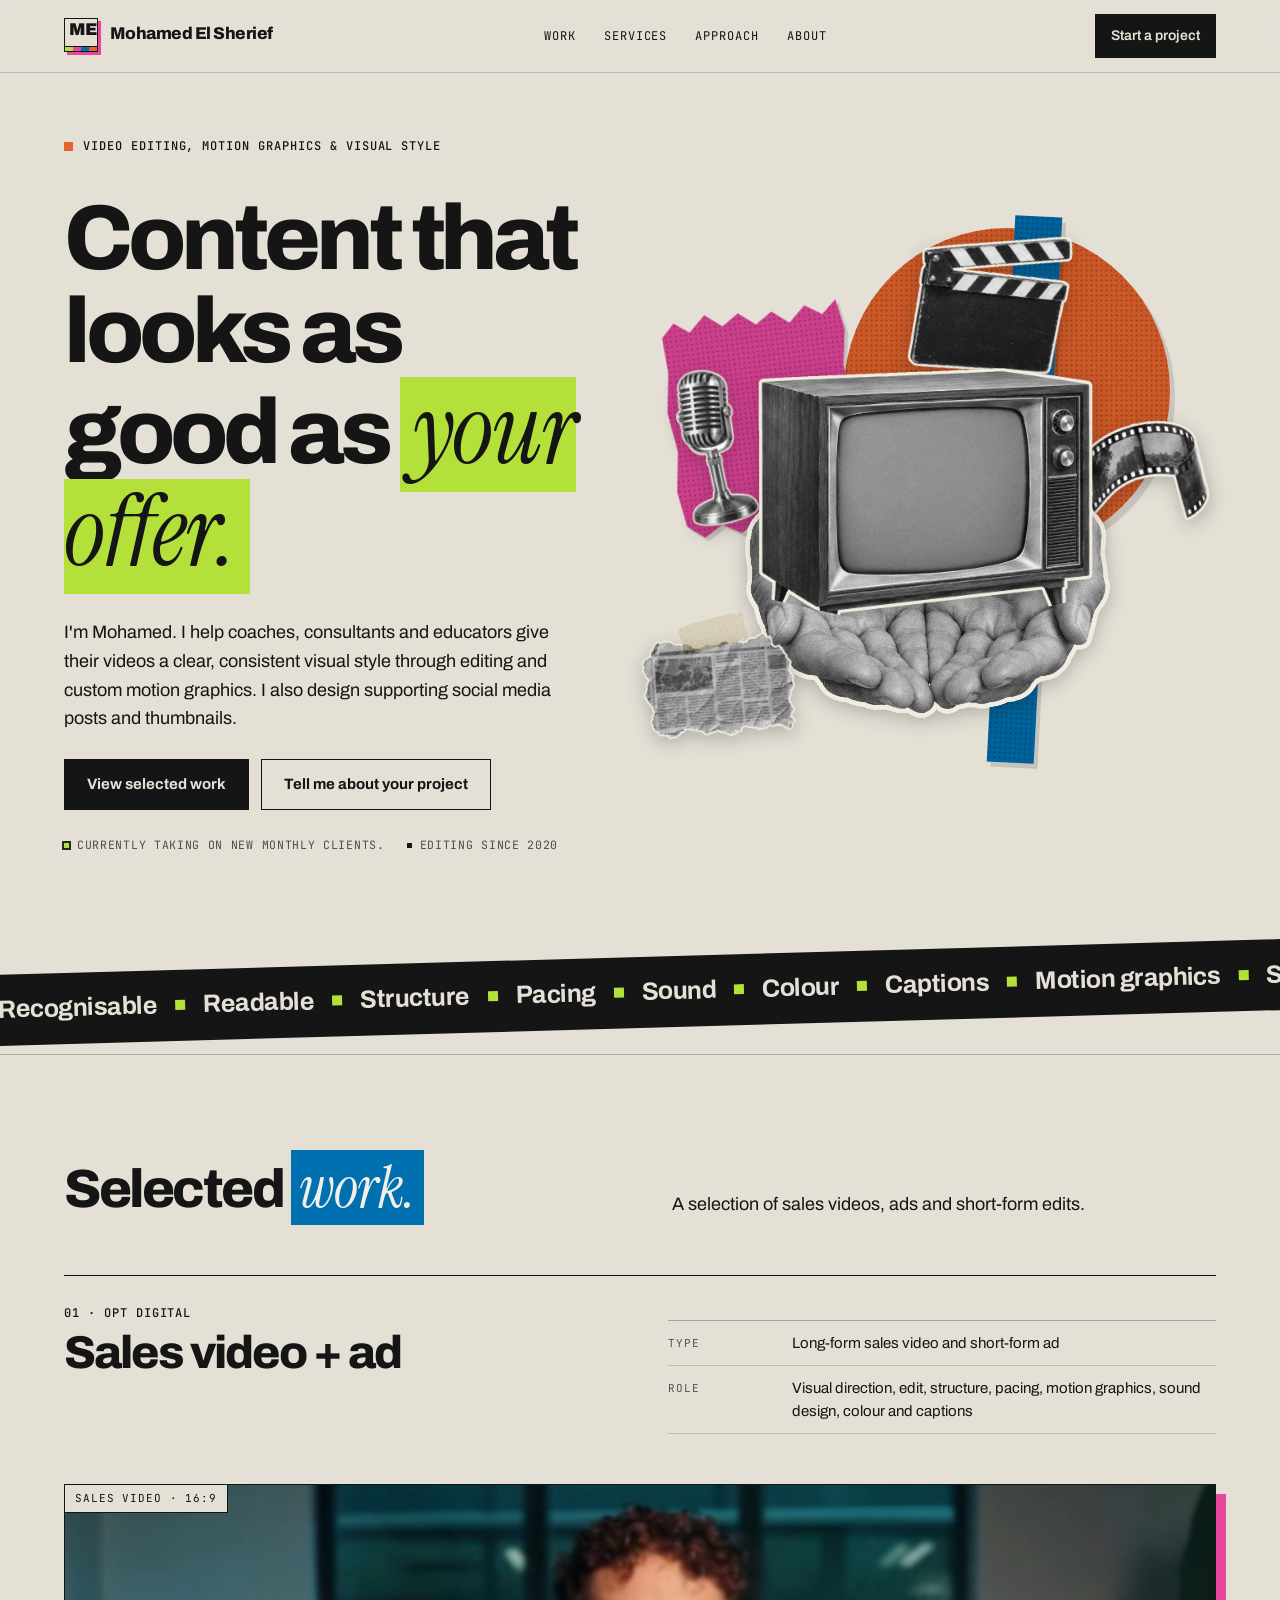
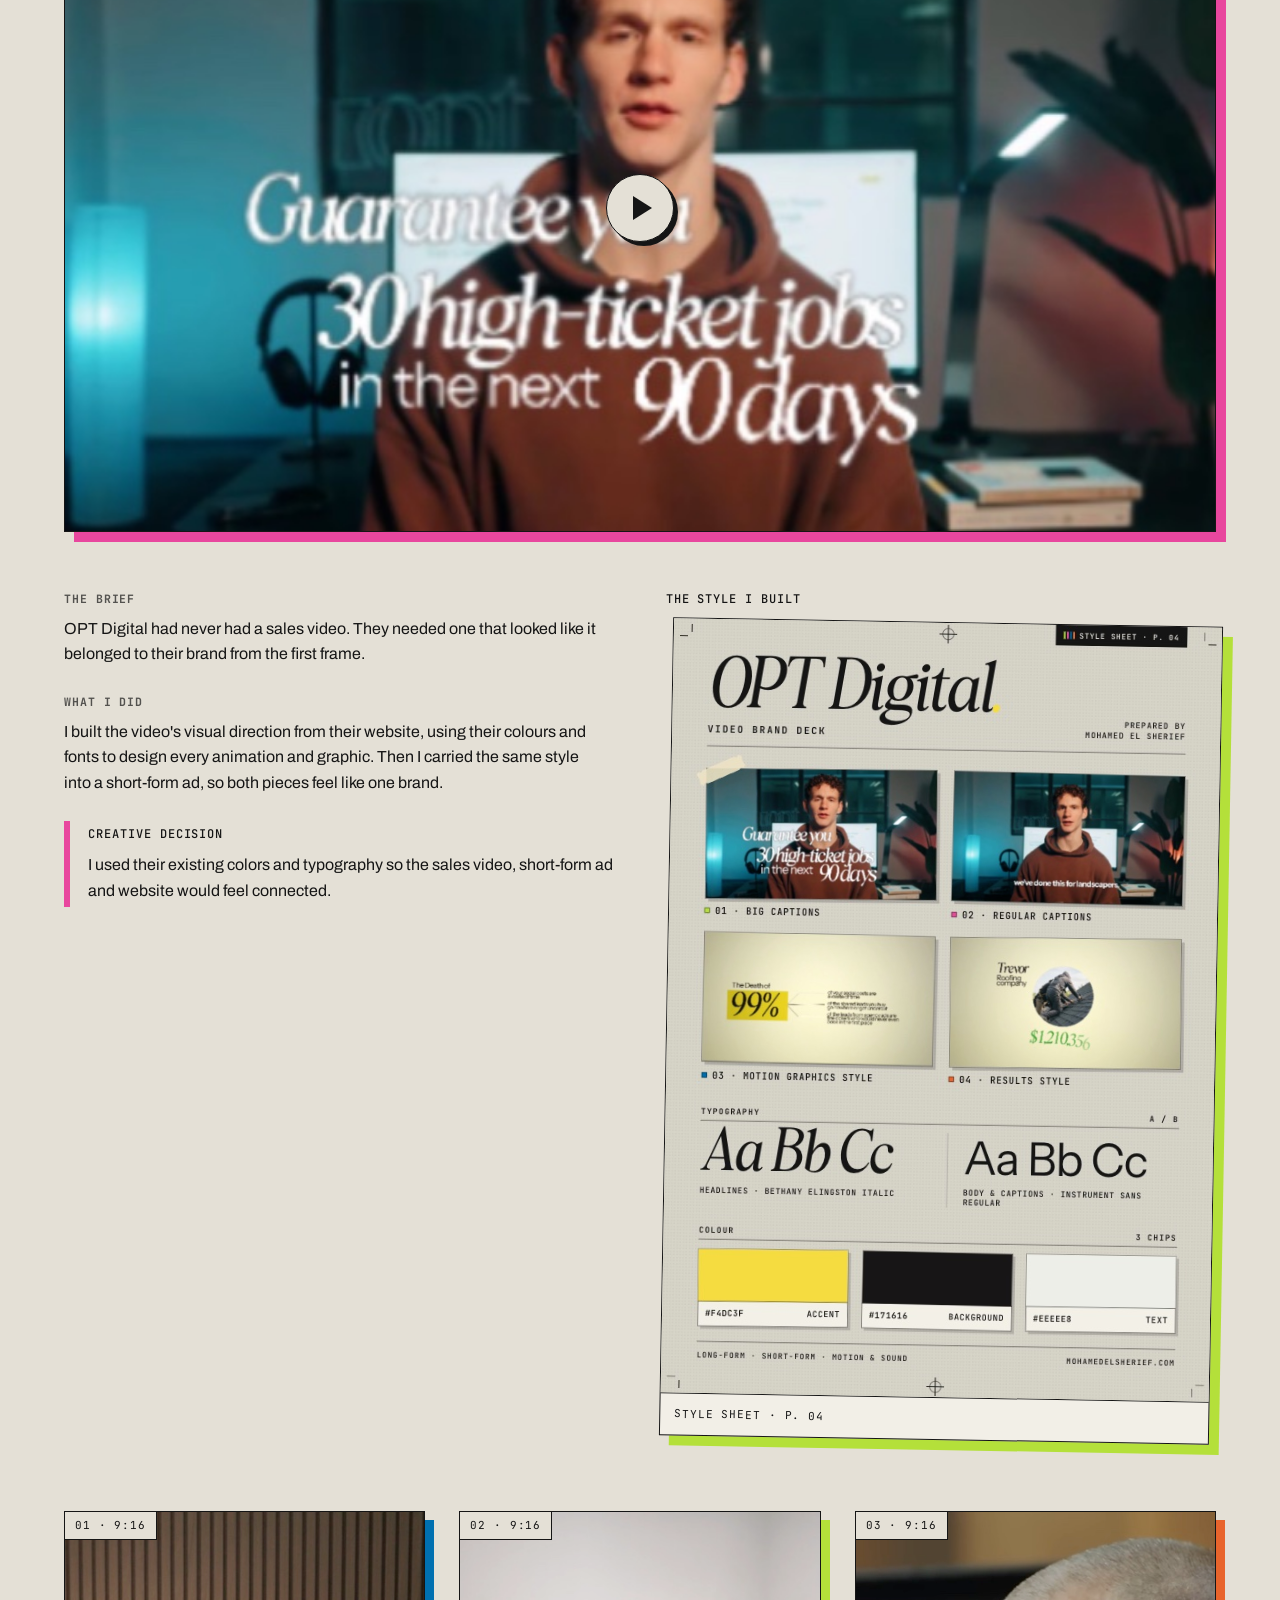
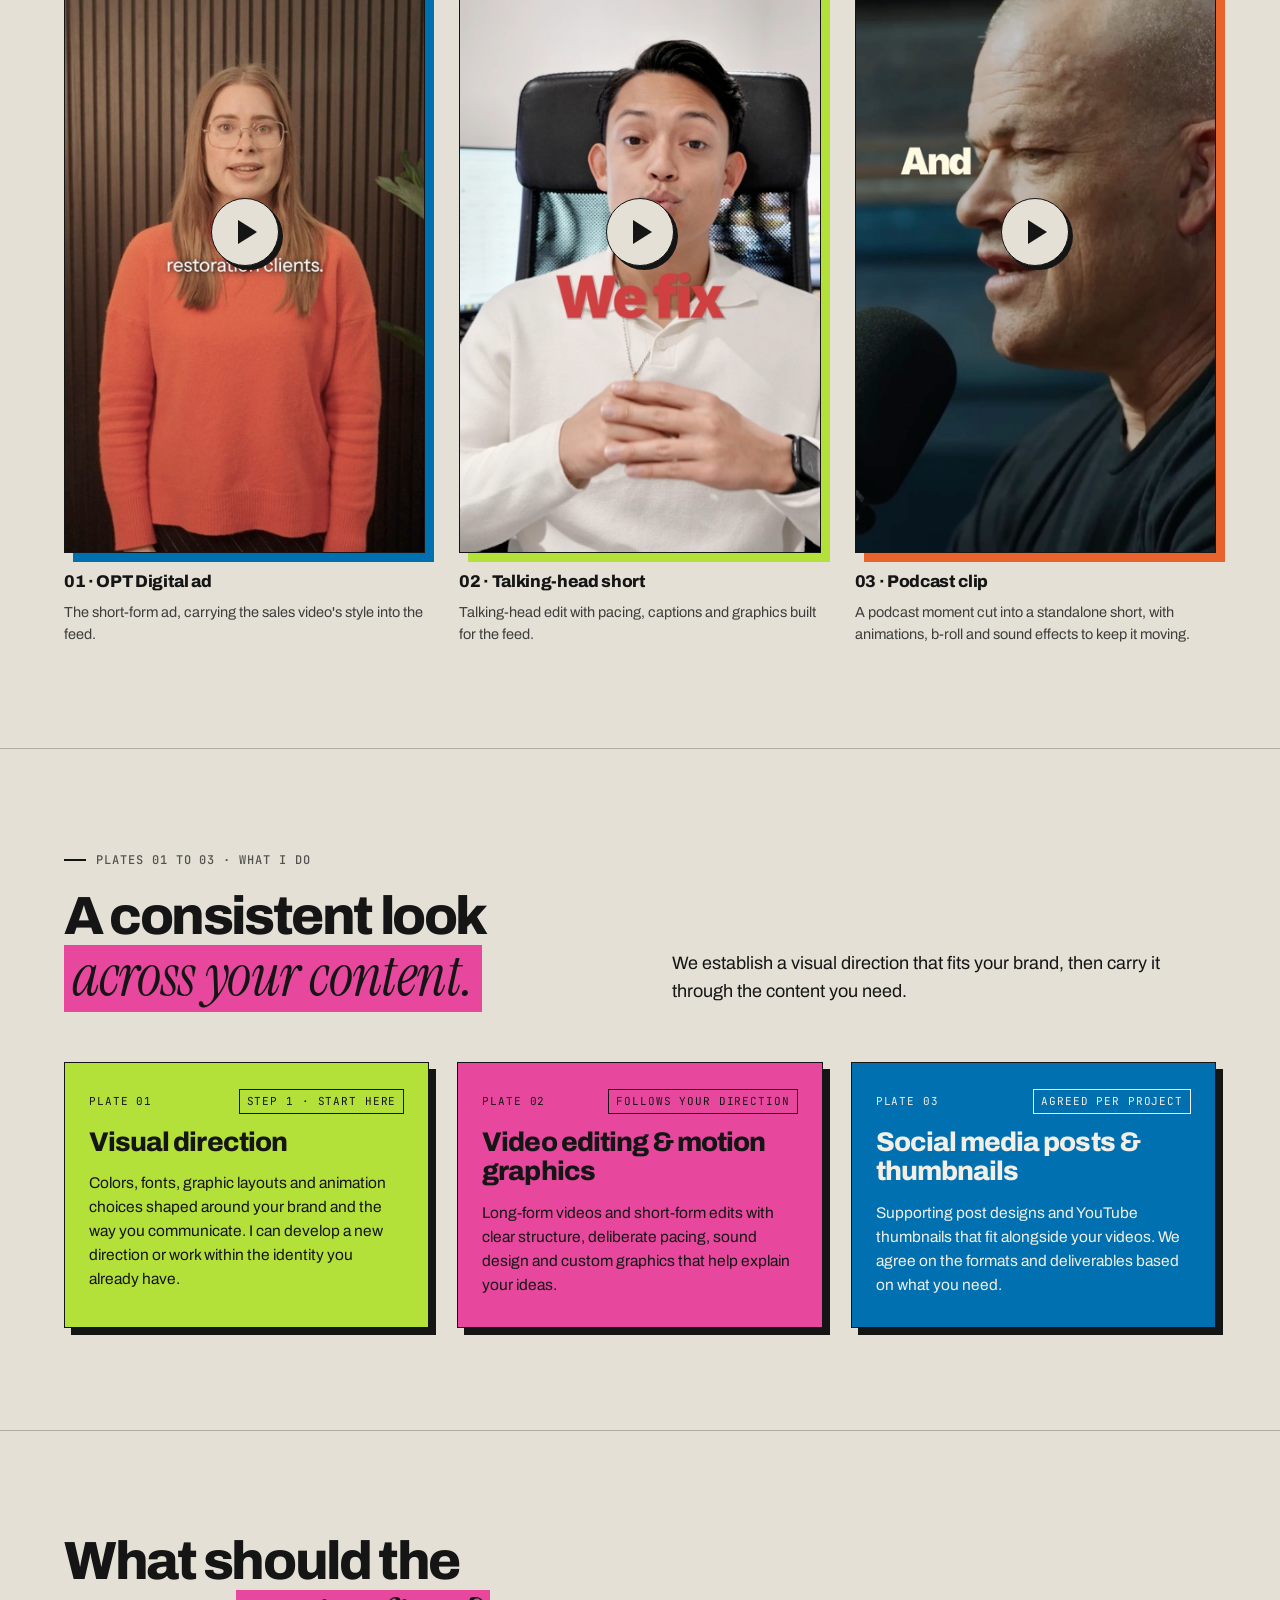
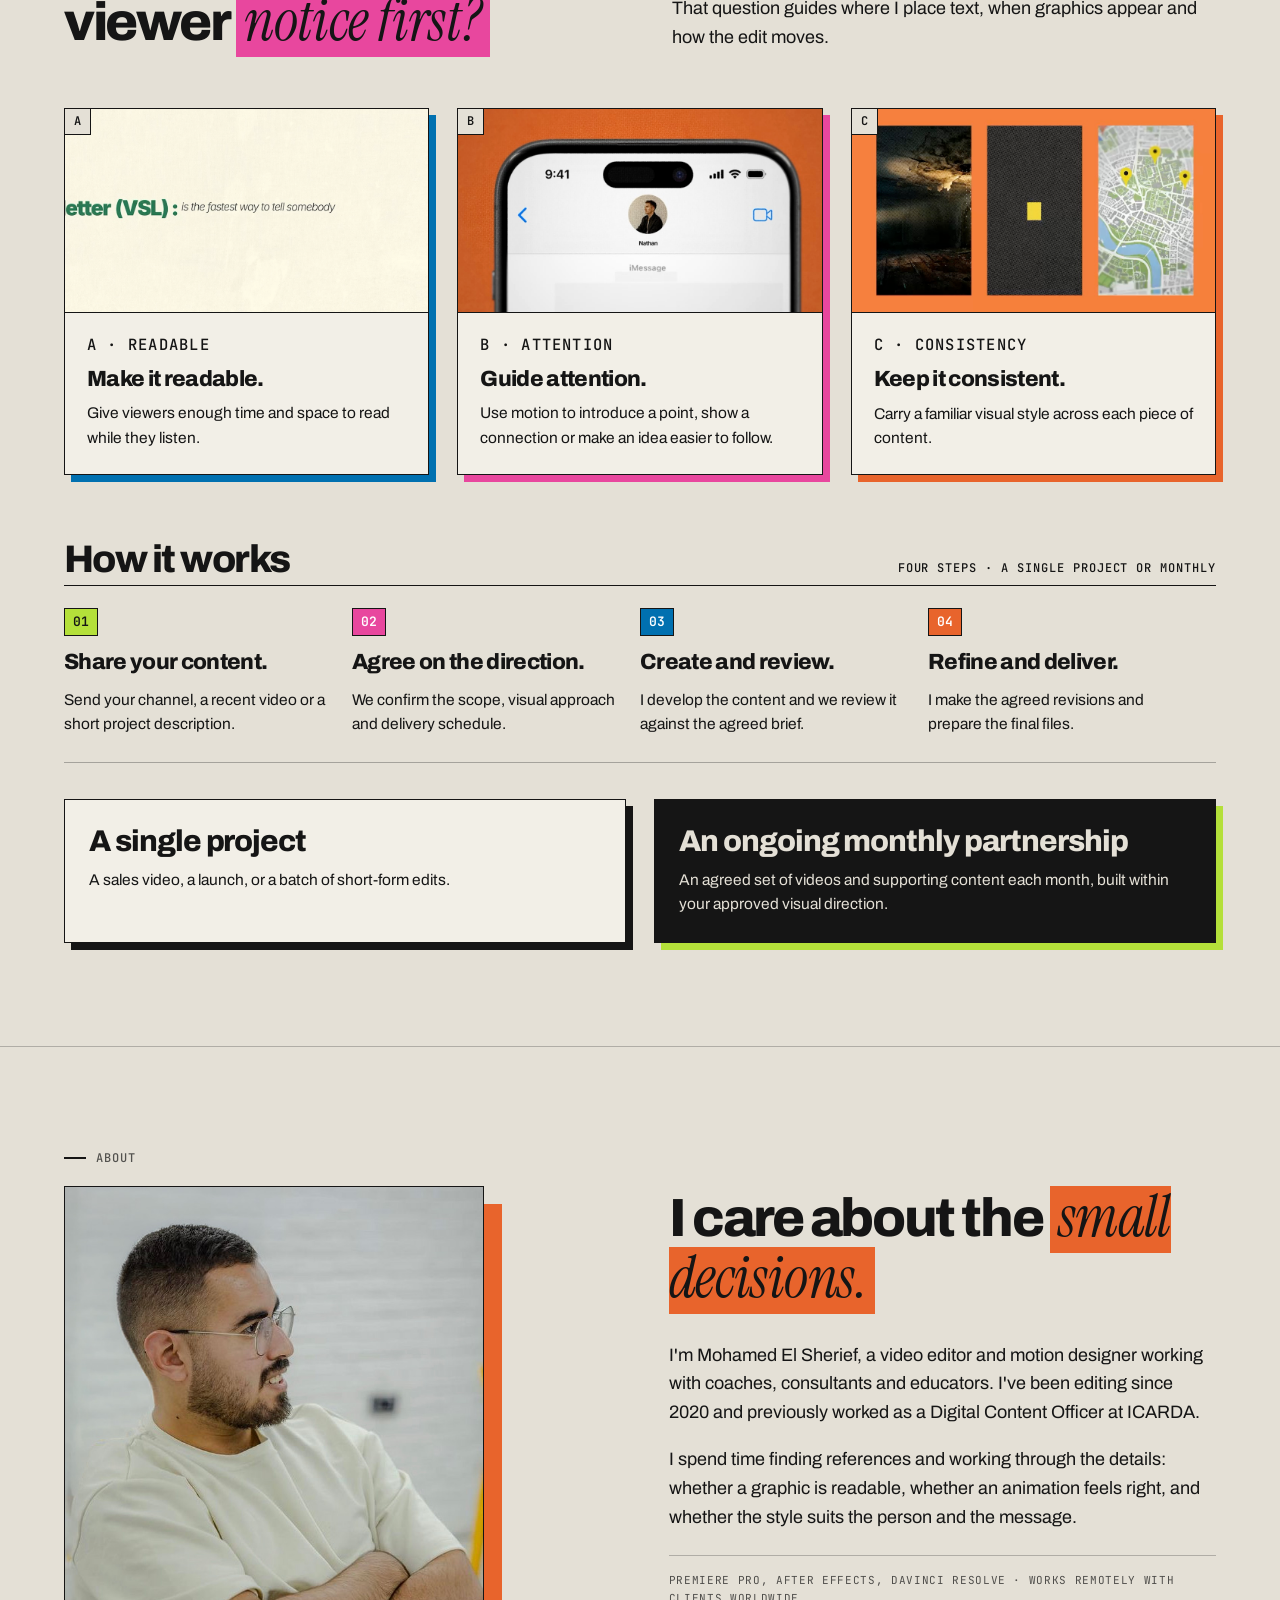
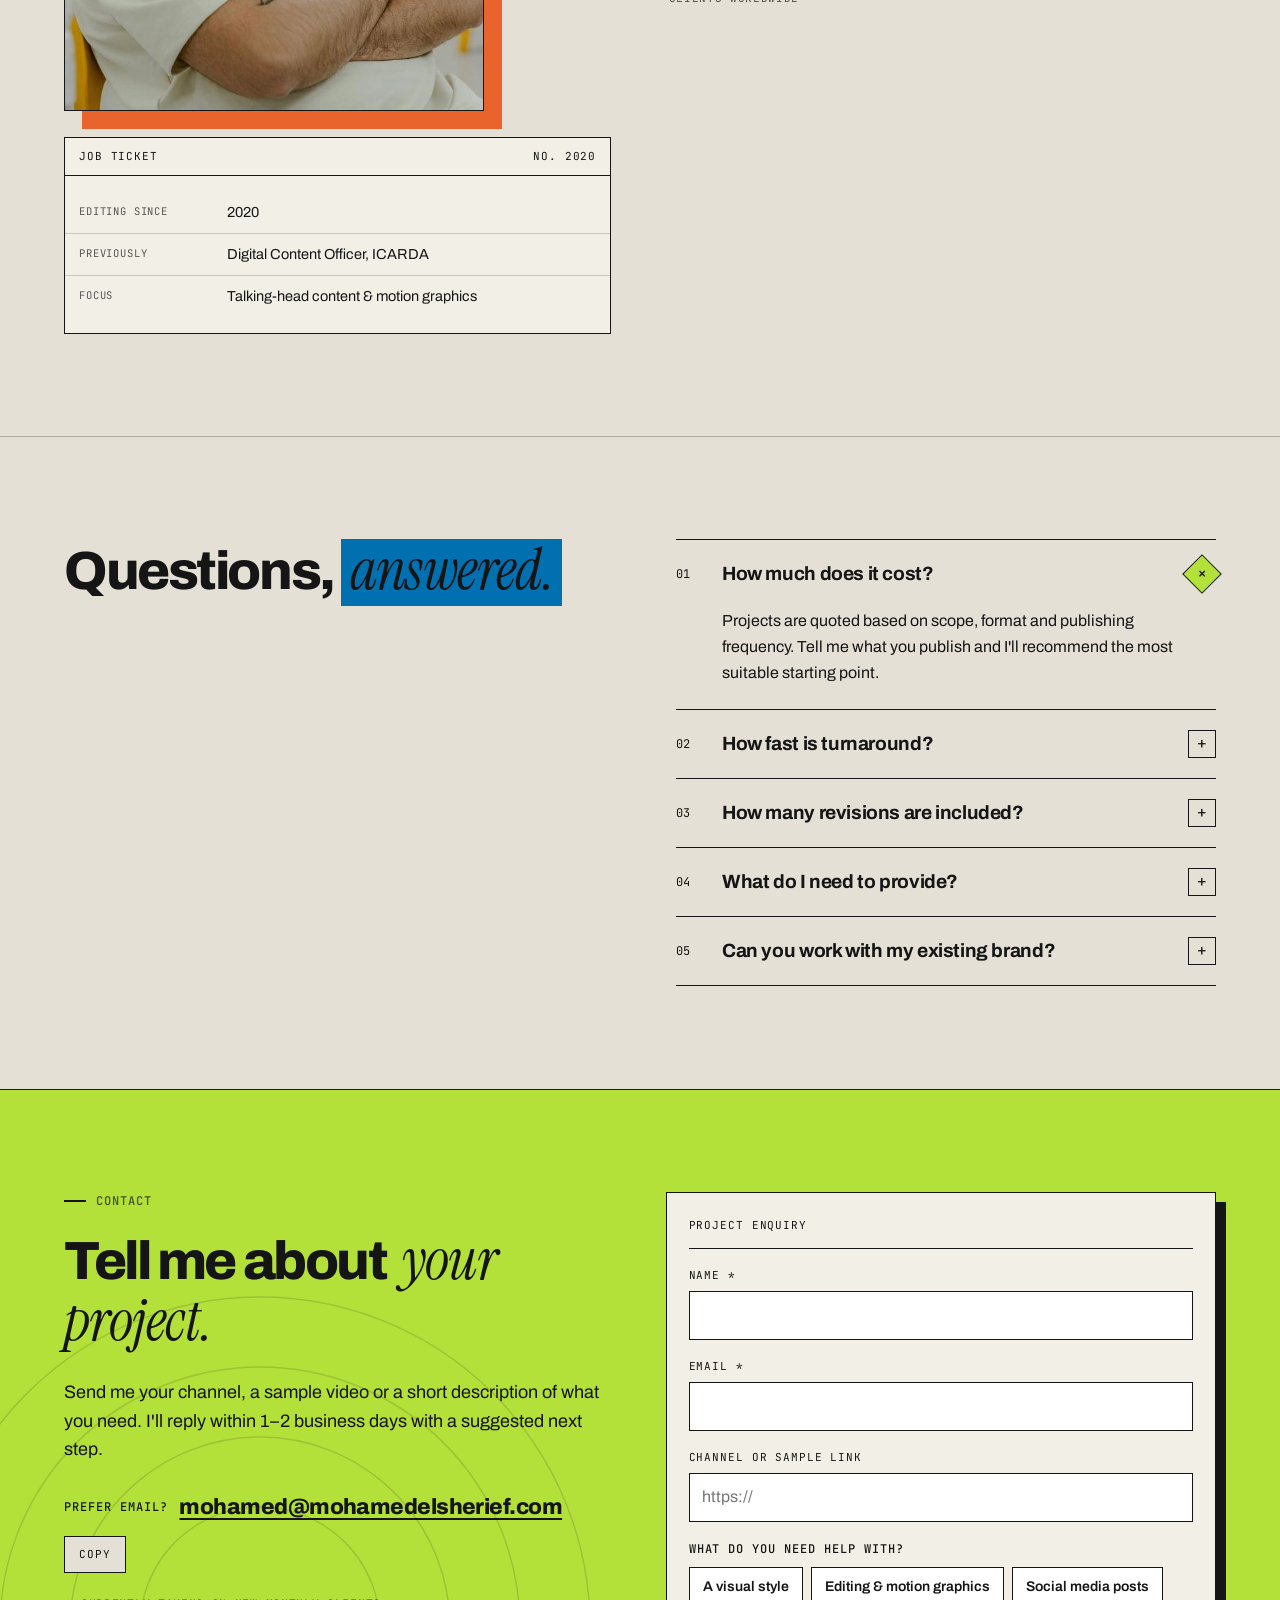
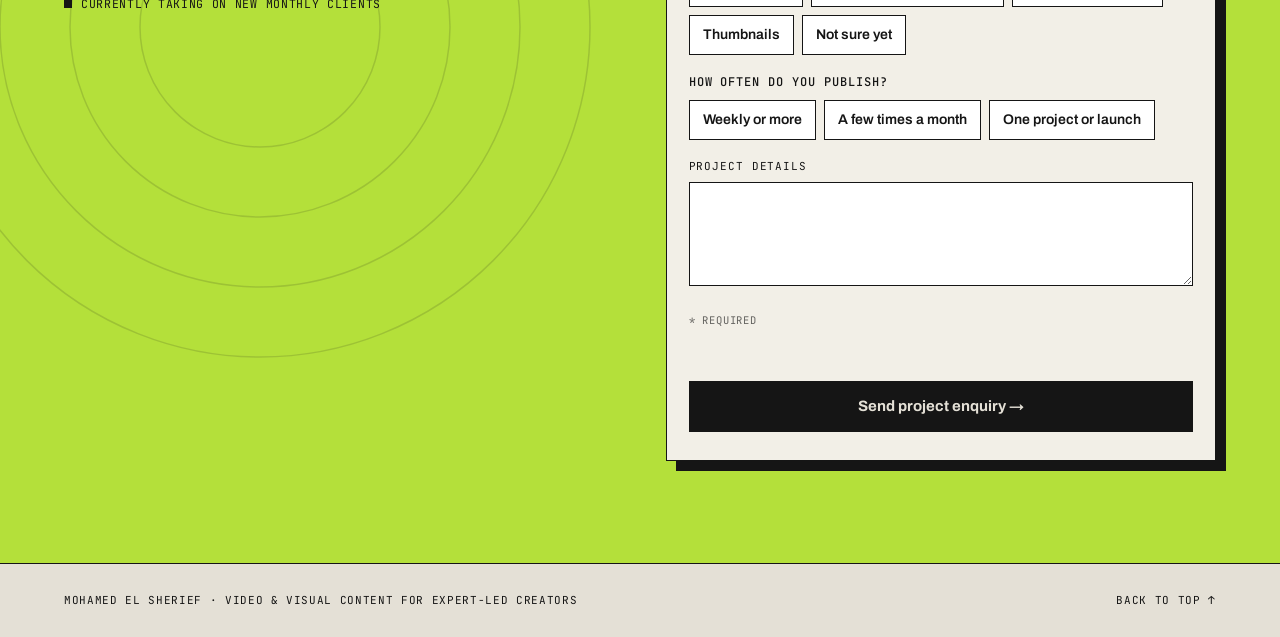
<file: index.html>
<!DOCTYPE html>
<html lang="en">
<head>
<meta charset="UTF-8">
<meta name="viewport" content="width=device-width, initial-scale=1">
<title>Mohamed El Sherief — Video editing, motion graphics &amp; visual style</title>
<meta name="description" content="I help coaches, consultants and educators give their videos a clear, consistent visual style through editing and custom motion graphics, plus supporting social media posts and thumbnails.">
<meta name="theme-color" content="#E4E0D6">
<link rel="icon" href="favicon.svg" type="image/svg+xml">
<meta property="og:type" content="website">
<meta property="og:title" content="Mohamed El Sherief — Video editing, motion graphics &amp; visual style">
<meta property="og:description" content="Content that looks as good as your offer.">

<link rel="preconnect" href="https://fonts.googleapis.com">
<link rel="preconnect" href="https://fonts.gstatic.com" crossorigin>
<link rel="stylesheet" href="https://fonts.googleapis.com/css2?family=Archivo:wght@400;500;600;700;800;900&family=Instrument+Serif:ital@0;1&family=JetBrains+Mono:wght@400;500;600&display=swap">

<style>
/* ============================================================
   TOKENS
   ============================================================ */
:root{
  --ink:#151515;
  --paper:#E4E0D6;
  --paper-light:#F2EFE7;
  --lime:#B4E03A;
  --pink:#E8479E;
  --blue:#0070B0;
  --orange:#E8642C;
  --white:#FFFFFF;

  --sans:'Archivo',system-ui,-apple-system,'Segoe UI',sans-serif;
  --serif:'Instrument Serif',Georgia,serif;
  --mono:'JetBrains Mono',ui-monospace,SFMono-Regular,Menlo,monospace;

  --maxw:1280px;
  --padx:clamp(20px,5vw,64px);
  --pady:clamp(64px,8vw,110px);
  --bd:1.5px solid var(--ink);
  --hair:1px solid rgba(21,21,21,.25);
}

/* ============================================================
   RESET
   ============================================================ */
*,*::before,*::after{box-sizing:border-box}
html{-webkit-text-size-adjust:100%;scroll-behavior:smooth}
body,h1,h2,h3,h4,p,figure,ul,ol,li,fieldset,legend{margin:0;padding:0}
ul,ol{list-style:none}
img,svg,video,iframe{display:block;max-width:100%}
button,input,textarea{font:inherit;color:inherit}
a{color:inherit;text-decoration:none}
body{
  background:var(--paper);
  color:var(--ink);
  font-family:var(--sans);
  font-size:16px;
  line-height:1.55;
  -webkit-font-smoothing:antialiased;
  /* clip, not hidden: overflow-x:hidden on body makes body a scroll
     container, which swallows anchor jumps so nav links do nothing */
  overflow-x:clip;
}
::selection{background:var(--lime);color:var(--ink)}
:focus-visible{outline:2px solid var(--blue);outline-offset:3px}

/* ============================================================
   PRIMITIVES
   ============================================================ */
.wrap{width:100%;max-width:var(--maxw);margin-inline:auto;padding-inline:var(--padx)}
.sect{padding-block:var(--pady);border-top:var(--hair);scroll-margin-top:88px}
.mono{font-family:var(--mono);font-size:12px;letter-spacing:.08em;text-transform:uppercase;font-weight:500}
.h2{font-weight:800;letter-spacing:-.045em;line-height:1.06;font-size:clamp(32px,4.2vw,56px);overflow-wrap:break-word;max-width:19ch}
.h3{font-weight:800;letter-spacing:-.035em;line-height:1.1}
.lede{font-size:clamp(15px,1.5vw,18px);line-height:1.6;max-width:62ch}
/* italic serif phrase on a highlighter band (ported from the design reference).
   display:inline keeps mixed-type headings wrapping in normal flow. */
.hl{font-family:var(--serif);font-style:italic;font-size:1.08em;font-weight:400;letter-spacing:-.01em;padding:0 .14em;display:inline}
.hl-lime{background:linear-gradient(180deg,transparent .12em,#B4E03A .12em,#B4E03A calc(100% - .02em),transparent calc(100% - .02em))}
.hl-pink{background:linear-gradient(180deg,transparent .12em,#E8479E .12em,#E8479E calc(100% - .02em),transparent calc(100% - .02em))}
.hl-orange{background:linear-gradient(180deg,transparent .12em,#E8642C .12em,#E8642C calc(100% - .02em),transparent calc(100% - .02em))}
.hl-blue{background:linear-gradient(180deg,transparent .12em,#0070B0 .12em,#0070B0 calc(100% - .02em),transparent calc(100% - .02em))}
.hl-solid-blue{background:var(--blue);color:var(--paper-light)}
.hl-plain{background:none}

/* responsive header CTA label */
.cta-short{display:none}
@media (max-width:759.98px){.cta-long{display:none}.cta-short{display:inline}}

.btn{display:inline-flex;align-items:center;justify-content:center;gap:8px;min-height:44px;padding:13px 22px;font-weight:700;font-size:15px;border:var(--bd);background:var(--ink);color:var(--paper);transition:background .18s,color .18s}
.btn:hover,.btn:focus-visible{background:var(--blue);color:var(--white)}
.btn-lime{background:var(--lime);color:var(--ink)}
.btn-lime:hover,.btn-lime:focus-visible{background:var(--paper);color:var(--ink)}
.btn-ghost{background:transparent;color:var(--ink)}
.btn-ghost:hover,.btn-ghost:focus-visible{background:var(--ink);color:var(--paper)}
a.ul{text-decoration:underline;text-underline-offset:3px;transition:color .18s}
a.ul:hover{color:var(--blue)}

/* ============================================================
   HEADER  (sticky, scroll-progress bar along the bottom edge)
   ============================================================ */
.hdr{position:sticky;top:0;z-index:50;background:rgba(228,224,214,.94);backdrop-filter:blur(8px);-webkit-backdrop-filter:blur(8px);border-bottom:1px solid rgba(21,21,21,.18)}
.hdr-in{max-width:var(--maxw);margin:0 auto;padding:14px var(--padx);display:flex;align-items:center;justify-content:space-between;gap:20px}
.brand{display:flex;align-items:center;gap:12px;min-width:0;padding:0 3px 3px 0}
.brand-name{font-weight:800;font-size:17px;letter-spacing:-.03em;white-space:nowrap}
/* ME block logo — paper square, ink rule, four brand bars (never reordered) */
.logo{flex-shrink:0;width:34px;height:34px;background:var(--paper);border:var(--bd);box-shadow:3px 3px 0 var(--pink);display:flex;flex-direction:column;justify-content:space-between;padding:4px 4px 0}
.logo b{font-weight:900;font-size:17px;letter-spacing:-.07em;line-height:.85;color:var(--ink)}
.logo .bars{display:flex;height:5px;margin:0 -4px;border-top:var(--bd)}
.logo .bars i{flex:1}
.logo .bars i:nth-child(1){background:var(--lime)}
.logo .bars i:nth-child(2){background:var(--pink)}
.logo .bars i:nth-child(3){background:var(--blue)}
.logo .bars i:nth-child(4){background:var(--orange)}
.nav{display:none;gap:28px;font-family:var(--mono);font-size:12px;letter-spacing:.08em;text-transform:uppercase}
.nav a{transition:color .18s}
.nav a:hover{color:var(--blue)}
.hdr-cta{flex-shrink:0;display:inline-flex;align-items:center;min-height:44px;padding:10px 16px;background:var(--ink);color:var(--paper);font-weight:600;font-size:14px;white-space:nowrap;transition:background .18s,color .18s}
.hdr-cta:hover,.hdr-cta:focus-visible{background:var(--blue);color:var(--white)}
.prog-track{position:absolute;left:0;bottom:-1px;height:3px;width:100%}
.prog{height:3px;width:0;background:linear-gradient(90deg,var(--lime) 0 25%,var(--pink) 25% 50%,var(--blue) 50% 75%,var(--orange) 75% 100%);background-size:100vw 100%}

/* ============================================================
   HERO
   ============================================================ */
.hero{padding:clamp(40px,5vw,64px) var(--padx) clamp(48px,6vw,80px)}
.hero-in{max-width:var(--maxw);margin:0 auto;display:grid;grid-template-columns:minmax(0,1fr);gap:clamp(24px,3vw,36px) clamp(28px,4vw,56px)}
.eyebrow{grid-column:1;grid-row:1;display:flex;align-items:center;gap:10px;color:var(--ink)}
.eyebrow::before{content:"";width:9px;height:9px;background:var(--orange);flex:none}
.hero h1{grid-column:1;grid-row:2;position:relative;z-index:2;font-weight:800;letter-spacing:-.055em;line-height:1.02;overflow-wrap:break-word;font-size:clamp(42px,8.5vw,92px)}
.hero-rest{grid-column:1;grid-row:3;display:flex;flex-direction:column;gap:26px}
.hero-actions{display:flex;flex-wrap:wrap;gap:12px}
.hero-meta{display:flex;flex-wrap:wrap;gap:10px 22px;font-family:var(--mono);font-size:11.5px;letter-spacing:.06em;text-transform:uppercase;color:rgba(21,21,21,.72)}
.hero-meta li{display:flex;align-items:center;gap:8px}
.hero-meta li::before{content:"";width:5px;height:5px;background:var(--ink);flex:none}
.hero-meta li.live::before{background:var(--lime);box-shadow:0 0 0 2px rgba(21,21,21,.9)}
/* collage: geometry ported verbatim from the design reference */
.collage{grid-column:1;grid-row:4;justify-self:center;max-width:320px}

/* ============================================================
   MARQUEE  (dark band, rotated -1.6deg, 38s loop)
   ============================================================ */
.mq-outer{overflow:hidden;padding:26px 0}
.mq-band{transform:rotate(-1.6deg);background:var(--ink);margin:0 -20px;padding:16px 0;overflow:hidden}
.mq-track{display:flex;width:max-content;animation:mq 38s linear infinite}
.mq-run{display:flex;align-items:center;flex:none}
.mq-run span{color:var(--paper);font-weight:700;font-size:clamp(17px,2vw,25px);letter-spacing:-.02em;padding:0 18px;white-space:nowrap}
.mq-run i{width:10px;height:10px;background:var(--lime);flex:none}
@keyframes mq{from{transform:translateX(0)}to{transform:translateX(-50%)}}

/* ============================================================
   CTA BAND
   ============================================================ */
.cta-band{background:var(--ink);color:var(--lime);padding:26px var(--padx)}
.cta-in{max-width:var(--maxw);margin:0 auto;display:flex;flex-wrap:wrap;align-items:center;justify-content:space-between;gap:16px 32px}
.cta-in p{margin:0;font-weight:700;font-size:clamp(20px,2.2vw,30px);letter-spacing:-.03em;line-height:1.15}

/* ============================================================
   SECTION HEAD  (shared: label + big heading + intro)
   ============================================================ */
.sect-head{display:grid;grid-template-columns:repeat(auto-fit,minmax(min(100%,420px),1fr));gap:28px 64px;align-items:end;margin-bottom:clamp(36px,4.5vw,56px)}
.sect-label{display:flex;align-items:center;gap:10px;margin-bottom:18px;color:rgba(21,21,21,.7)}
.sect-label::before{content:"";width:22px;height:2px;background:var(--ink)}

/* ============================================================
   SERVICES  (three plate cards)
   ============================================================ */
.plates{display:grid;grid-template-columns:repeat(auto-fit,minmax(min(100%,290px),1fr));gap:clamp(20px,2.5vw,28px)}
.plate{border:var(--bd);padding:26px 24px 30px;display:flex;flex-direction:column;gap:14px;min-width:0}
.plate-1{background:var(--lime);box-shadow:7px 7px 0 var(--ink)}
.plate-2{background:var(--pink);color:var(--ink);box-shadow:7px 7px 0 var(--ink)}
.plate-3{background:var(--blue);color:var(--paper-light);box-shadow:7px 7px 0 var(--ink)}
.plate-top{display:flex;align-items:center;justify-content:space-between;gap:12px;font-family:var(--mono);font-size:11px;letter-spacing:.08em;text-transform:uppercase}
.plate-tag{border:1.5px solid currentColor;padding:3px 7px}
.plate h3{font-size:clamp(22px,2.2vw,27px);font-weight:800;letter-spacing:-.035em;line-height:1.08}
.plate p{font-size:15.5px;line-height:1.55}

/* ============================================================
   APPROACH  (A/B/C cards with in-view looping clips)
   ============================================================ */
.appr{display:grid;grid-template-columns:repeat(auto-fit,minmax(min(100%,280px),1fr));gap:clamp(20px,2.5vw,28px)}
.appr-card{border:var(--bd);background:var(--paper-light);display:flex;flex-direction:column;min-width:0}
.appr-card:nth-child(1){box-shadow:7px 7px 0 var(--blue)}
.appr-card:nth-child(2){box-shadow:7px 7px 0 var(--pink)}
.appr-card:nth-child(3){box-shadow:7px 7px 0 var(--orange)}
.appr-media{position:relative;aspect-ratio:16/9;overflow:hidden;background:var(--ink);border-bottom:var(--bd)}
.appr-media video,.appr-media img{position:absolute;inset:0;width:100%;height:100%;object-fit:cover}
.appr-media video{z-index:1}   /* the clip paints over its poster */
.appr-letter{position:absolute;left:0;top:0;z-index:2;width:26px;height:26px;display:grid;place-content:center;font-family:var(--mono);font-size:12px;font-weight:600;background:var(--paper);border-right:var(--bd);border-bottom:var(--bd)}
.appr-body{padding:20px 22px 24px;display:flex;flex-direction:column;gap:10px}
.appr-body h3{font-size:clamp(19px,1.8vw,22px);font-weight:800;letter-spacing:-.03em;line-height:1.1}
.appr-body p{font-size:15.5px;line-height:1.55}

/* ============================================================
   HOW IT WORKS  (four steps + engagement cards)
   ============================================================ */
.how-head{display:flex;justify-content:space-between;align-items:baseline;gap:16px;flex-wrap:wrap;margin-bottom:6px}
.how-head h3{font-weight:800;font-size:clamp(28px,3vw,40px);letter-spacing:-.04em;line-height:1.05}
.steps{display:grid;grid-template-columns:repeat(auto-fit,minmax(min(100%,180px),1fr));border-top:var(--bd)}
.steps li{padding:22px 22px 26px 0;display:flex;flex-direction:column;gap:14px;border-bottom:1px solid rgba(21,21,21,.3)}
.step-n{font-family:var(--mono);font-size:13px;font-weight:600;align-self:flex-start;border:1px solid var(--ink);padding:3px 8px}
.steps li:nth-child(1) .step-n{background:var(--lime)}
.steps li:nth-child(2) .step-n{background:var(--pink);color:var(--white)}
.steps li:nth-child(3) .step-n{background:var(--blue);color:var(--white)}
.steps li:nth-child(4) .step-n{background:var(--orange);color:var(--white)}
.steps h4{font-weight:800;font-size:22px;letter-spacing:-.03em;line-height:1.1}
.steps p{font-size:15.5px;line-height:1.55}
.engage{display:grid;grid-template-columns:repeat(auto-fit,minmax(min(100%,300px),1fr));gap:clamp(20px,2.5vw,28px);margin-top:clamp(24px,3vw,36px)}
.eng{border:var(--bd);padding:26px 24px;display:flex;flex-direction:column;gap:12px}
.eng-1{background:var(--paper-light);box-shadow:7px 7px 0 var(--ink)}
.eng-2{background:var(--ink);color:var(--paper);box-shadow:7px 7px 0 var(--lime)}
.eng h4{font-weight:800;font-size:clamp(24px,2.4vw,30px);letter-spacing:-.035em;line-height:1}
.eng p{font-size:15.5px;line-height:1.55}

/* ============================================================
   VIDEO SLOTS  (poster + play button; video loads only on click)
   ============================================================ */
.slot{position:relative;border:var(--bd);background:var(--ink);overflow:hidden;width:100%}
.slot-16{aspect-ratio:16/9}
.slot-9{aspect-ratio:9/16}
.sh-pink{box-shadow:10px 10px 0 var(--pink)}
.sh-blue{box-shadow:9px 9px 0 var(--blue)}
.sh-lime{box-shadow:9px 9px 0 var(--lime)}
.sh-orange{box-shadow:9px 9px 0 var(--orange)}
.slot img.poster,.slot video{position:absolute;inset:0;width:100%;height:100%;object-fit:cover}
.slot-tag{position:absolute;left:0;top:0;z-index:3;display:inline-flex;align-items:center;background:var(--paper);border-right:var(--bd);border-bottom:var(--bd);padding:5px 10px;font-family:var(--mono);font-size:11px;letter-spacing:.08em;text-transform:uppercase}
.slot-btn{position:absolute;inset:0;z-index:2;display:grid;place-content:center;width:100%;height:100%;background:transparent;border:0;cursor:pointer;padding:0}
.play{width:68px;height:68px;border-radius:50%;background:var(--paper);border:var(--bd);box-shadow:4px 4px 0 var(--ink);display:grid;place-content:center;transition:background .18s,box-shadow .18s,transform .18s}
.play::after{content:"";margin-left:5px;border-left:19px solid var(--ink);border-top:12px solid transparent;border-bottom:12px solid transparent}
.slot-btn:hover .play,.slot-btn:focus-visible .play{background:var(--blue);box-shadow:6px 6px 0 var(--ink);transform:translate(-1px,-1px)}
.slot-btn:hover .play::after,.slot-btn:focus-visible .play::after{border-left-color:var(--white)}
.slot-empty{position:absolute;left:50%;top:50%;transform:translate(-50%,-50%);margin:0;background:rgba(21,21,21,.82);color:var(--paper);border:1.5px solid rgba(228,224,214,.38);padding:8px 12px;font-family:var(--mono);font-size:10.5px;letter-spacing:.08em;text-transform:uppercase;text-align:center;white-space:nowrap}
.slot-fallback{position:absolute;left:50%;bottom:16px;transform:translateX(-50%);z-index:4;background:var(--paper);border:var(--bd);padding:8px 14px;font-weight:700;font-size:14px}
.slot-fallback:hover{background:var(--blue);color:var(--white)}

/* ============================================================
   SELECTED WORK
   ============================================================ */
.case-head{display:grid;grid-template-columns:repeat(auto-fit,minmax(min(100%,320px),1fr));gap:20px 56px;align-items:start;margin-bottom:clamp(24px,3vw,34px);padding-top:clamp(18px,2.5vw,28px);border-top:var(--bd)}
.case-title h3{font-weight:800;font-size:clamp(30px,3.6vw,46px);letter-spacing:-.04em;line-height:1.02;margin-top:8px}
.spec{border-top:1px solid rgba(21,21,21,.3)}
.spec div{display:grid;grid-template-columns:70px 1fr;gap:14px;padding:11px 0;border-bottom:1px solid rgba(21,21,21,.18);font-size:15px;line-height:1.5}
.spec dt{font-family:var(--mono);font-size:11px;letter-spacing:.08em;text-transform:uppercase;padding-top:3px;color:rgba(21,21,21,.7)}
.case-grid{display:grid;grid-template-columns:repeat(auto-fit,minmax(min(100%,340px),1fr));gap:clamp(32px,4vw,64px);margin-top:clamp(36px,4.5vw,60px);align-items:start}
.case-block+.case-block{margin-top:26px}
.case-block h4{font-family:var(--mono);font-size:11.5px;letter-spacing:.08em;text-transform:uppercase;margin-bottom:8px;color:rgba(21,21,21,.7)}
.case-block p{font-size:16px;line-height:1.6;max-width:60ch}
.decision{border-left:6px solid var(--pink);padding:4px 0 4px 18px;margin-top:26px}
.deck{display:block;transform:rotate(1deg);border:var(--bd);box-shadow:10px 10px 0 var(--lime);background:var(--paper-light);transition:transform .2s,box-shadow .2s}
.deck-static{cursor:default}
.deck:not(.deck-static):hover{transform:rotate(0deg);box-shadow:12px 12px 0 var(--lime)}
.deck img{width:100%;height:auto;border-bottom:var(--bd)}
.deck-foot{display:flex;align-items:center;justify-content:space-between;gap:12px;padding:12px 14px;font-family:var(--mono);font-size:11px;letter-spacing:.08em;text-transform:uppercase}
.shorts{display:grid;grid-template-columns:repeat(auto-fit,minmax(min(100%,230px),1fr));gap:clamp(22px,3vw,34px);margin-top:clamp(44px,5.5vw,76px)}
.short-cap{margin-top:16px;display:flex;flex-direction:column;gap:6px}
.short-cap b{font-weight:800;font-size:17px;letter-spacing:-.02em}
.short-cap p{font-size:14.5px;line-height:1.5;color:rgba(21,21,21,.8)}

/* ============================================================
   GOOD FIT
   ============================================================ */
.fit-grid{display:grid;grid-template-columns:repeat(auto-fit,minmax(min(100%,320px),1fr));gap:clamp(24px,3vw,40px);margin-top:clamp(28px,3.5vw,44px)}
.fit-col{border:var(--bd);padding:24px 22px 28px;background:var(--paper-light)}
.fit-col.no{background:transparent}
.fit-col h3{font-family:var(--mono);font-size:11.5px;letter-spacing:.08em;text-transform:uppercase;margin-bottom:16px}
.fit-col li{display:grid;grid-template-columns:22px 1fr;gap:10px;padding:10px 0;border-top:1px solid rgba(21,21,21,.2);font-size:15.5px;line-height:1.5}
.fit-col li span{font-weight:800}
.fit-col.yes li span{color:var(--blue)}
.fit-col.no li span{color:var(--orange)}

/* ============================================================
   ABOUT
   ============================================================ */
.about-grid{display:grid;grid-template-columns:repeat(auto-fit,minmax(min(100%,300px),1fr));gap:clamp(32px,4.5vw,72px);align-items:start}
.portrait-wrap{position:relative;max-width:420px;width:100%}
.portrait-wrap::before{content:"";position:absolute;left:18px;top:18px;width:100%;height:100%;background:var(--orange);z-index:0}
.portrait{position:relative;z-index:1;aspect-ratio:4/5;border:var(--bd);background:var(--paper-light);overflow:hidden}
.portrait img{width:100%;height:100%;object-fit:cover}
.portrait-empty{position:absolute;inset:0;display:grid;place-content:center;gap:6px;text-align:center;font-family:var(--mono);font-size:11px;letter-spacing:.08em;text-transform:uppercase;color:rgba(21,21,21,.45)}
.ticket{margin-top:26px;border:var(--bd);background:var(--paper-light)}
.ticket-top{display:flex;align-items:center;justify-content:space-between;gap:12px;padding:10px 14px;border-bottom:var(--bd);font-family:var(--mono);font-size:11px;letter-spacing:.08em;text-transform:uppercase}
.ticket dl div{display:grid;grid-template-columns:96px 1fr;gap:12px;padding:10px 14px;border-bottom:1px solid rgba(21,21,21,.18);font-size:14.5px;line-height:1.45}
.ticket dl div:last-child{border-bottom:0}
.ticket dt{font-family:var(--mono);font-size:10.5px;letter-spacing:.08em;text-transform:uppercase;color:rgba(21,21,21,.7);padding-top:2px}
.about-copy p+p{margin-top:1em}
.about-foot{margin-top:24px;padding-top:16px;border-top:1px solid rgba(21,21,21,.25);font-family:var(--mono);font-size:11px;letter-spacing:.06em;text-transform:uppercase;color:rgba(21,21,21,.72)}

/* ============================================================
   FAQ  (accordion, one open at a time)
   ============================================================ */
.faq-grid{display:grid;grid-template-columns:repeat(auto-fit,minmax(min(100%,380px),1fr));gap:40px 72px;align-items:start}
.faq-list{border-top:var(--bd);min-width:0}
.faq-item{border-bottom:1px solid var(--ink)}
.faq-q{width:100%;display:grid;grid-template-columns:36px 1fr 28px;align-items:center;gap:10px;padding:20px 0;background:transparent;border:0;text-align:left;cursor:pointer;transition:color .18s}
.faq-q:hover{color:var(--blue)}
.faq-q .n{font-family:var(--mono);font-size:12px}
.faq-q .q{font-weight:700;font-size:clamp(17px,1.5vw,20px);letter-spacing:-.02em;line-height:1.3}
.faq-q .s{width:28px;height:28px;border:var(--bd);display:grid;place-content:center;font-family:var(--mono);font-size:16px;line-height:1;transition:transform .22s,background .18s}
.faq-item.open .faq-q .s{transform:rotate(45deg);background:var(--lime)}
.faq-a{display:none;padding:0 38px 24px 46px;font-size:16px;line-height:1.6;max-width:64ch}
.faq-item.open .faq-a{display:block}

/* ============================================================
   CONTACT  (lime, faint concentric circles)
   ============================================================ */
.contact{scroll-margin-top:88px;position:relative;background:var(--lime);border-top:var(--bd);overflow:hidden;padding-block:var(--pady)}
.rings{position:absolute;left:-120px;top:50%;transform:translateY(-50%);width:760px;height:760px;pointer-events:none;opacity:.14}
.rings circle{fill:none;stroke:var(--ink);stroke-width:1.5}
.contact-grid{position:relative;z-index:1;display:grid;grid-template-columns:repeat(auto-fit,minmax(min(100%,330px),1fr));gap:clamp(32px,4vw,64px);align-items:start}
.mailrow{margin-top:26px;display:flex;flex-wrap:wrap;align-items:center;gap:12px}
.mailrow a{font-weight:800;font-size:clamp(17px,1.8vw,22px);letter-spacing:-.025em;text-decoration:underline;text-underline-offset:4px}
.mailrow a:hover{color:var(--blue)}
.copy-btn{border:var(--bd);background:var(--paper);padding:9px 14px;font-family:var(--mono);font-size:11px;letter-spacing:.08em;text-transform:uppercase;cursor:pointer;transition:background .18s,color .18s}
.copy-btn:hover{background:var(--ink);color:var(--paper)}
.status{margin-top:22px;display:inline-flex;align-items:center;gap:9px;font-family:var(--mono);font-size:11.5px;letter-spacing:.06em;text-transform:uppercase}
.status::before{content:"";width:8px;height:8px;background:var(--ink)}
.form{border:var(--bd);background:var(--paper-light);box-shadow:10px 10px 0 var(--ink);padding:24px 22px 28px;display:flex;flex-direction:column;gap:18px;min-width:0}
.form-top{font-family:var(--mono);font-size:11px;letter-spacing:.08em;text-transform:uppercase;padding-bottom:14px;border-bottom:var(--bd)}
.field label{display:block;font-family:var(--mono);font-size:11px;letter-spacing:.08em;text-transform:uppercase;margin-bottom:7px}
.field input,.field textarea{width:100%;background:var(--white);border:var(--bd);padding:11px 12px;font-size:16px;border-radius:0}  /* 16px min: anything smaller makes iOS Safari zoom in on focus */
.field textarea{min-height:104px;resize:vertical;line-height:1.5}
.field input:focus,.field textarea:focus{outline:2px solid var(--blue);outline-offset:-2px}
.err{display:none;margin-top:6px;font-size:13px;font-weight:600;color:#B3005E}
.field.invalid .err{display:block}
.field.invalid input{border-color:#B3005E;box-shadow:0 0 0 1.5px #B3005E}
.chips{display:flex;flex-wrap:wrap;gap:8px}
.chip{border:var(--bd);background:var(--white);padding:8px 13px;font-size:14px;font-weight:600;cursor:pointer;transition:background .16s,color .16s,box-shadow .16s}
.chip:hover{background:var(--paper)}
.chip[aria-pressed="true"],.chip.on{background:var(--ink);color:var(--paper);box-shadow:3px 3px 0 var(--lime)}
.req{font-family:var(--mono);font-size:10.5px;letter-spacing:.08em;text-transform:uppercase;color:rgba(21,21,21,.65)}
.form-status{min-height:1.2em;font-size:14px;font-weight:600;line-height:1.45}
.form-status.err-msg{color:#B3005E}
.form-status.ok-msg{color:#146B2F}
.sent{border:var(--bd);background:var(--ink);color:var(--paper);box-shadow:10px 10px 0 var(--pink);padding:24px 22px 28px;display:none;flex-direction:column;gap:14px}
.sent.show{display:flex}
.form.hide{display:none}
.sent-tag{align-self:flex-start;background:var(--lime);color:var(--ink);border:1.5px solid var(--ink);padding:4px 9px;font-family:var(--mono);font-size:11px;letter-spacing:.08em;text-transform:uppercase}
.sent h3{font-weight:800;font-size:clamp(22px,2.4vw,30px);letter-spacing:-.035em;line-height:1.1}
.sent p{font-size:15px;line-height:1.6;color:rgba(228,224,214,.85)}
.sent a{text-decoration:underline}

/* ============================================================
   FOOTER
   ============================================================ */
.foot{border-top:var(--bd);background:var(--paper);padding:28px var(--padx)}
.foot-in{max-width:var(--maxw);margin:0 auto;display:flex;flex-wrap:wrap;align-items:center;justify-content:space-between;gap:14px 26px;font-family:var(--mono);font-size:11px;letter-spacing:.06em;text-transform:uppercase}
.foot-in a:hover{color:var(--blue)}

/* ============================================================
   STICKY MOBILE CTA  (mobile only, past hero, before contact)
   ============================================================ */
.sticky-cta{position:fixed;left:0;right:0;bottom:0;z-index:60;display:none;background:var(--ink);border-top:var(--bd);padding:10px 14px calc(10px + env(safe-area-inset-bottom,0px))}
.sticky-cta a{display:flex;align-items:center;justify-content:center;min-height:44px;background:var(--lime);color:var(--ink);font-weight:700;font-size:15px;border:1.5px solid var(--ink)}
body.sticky-on .sticky-cta{display:block}

/* ============================================================
   RESPONSIVE  (design breakpoints: 760 / 1000 / 1120)
   ============================================================ */
@media (max-width:759.98px){
  .brand-name{font-size:15px}
  .chip{min-height:40px}
  .hdr-cta{padding:10px 12px}
  .foot{padding-bottom:100px}
  .steps li{padding-right:0}
  .form{box-shadow:6px 6px 0 var(--ink)}
  .sent{box-shadow:6px 6px 0 var(--pink)}
  .plate,.appr-card{box-shadow:5px 5px 0 var(--ink)}
  .appr-card:nth-child(1){box-shadow:5px 5px 0 var(--blue)}
  .appr-card:nth-child(2){box-shadow:5px 5px 0 var(--pink)}
  .appr-card:nth-child(3){box-shadow:5px 5px 0 var(--orange)}
  .sh-pink{box-shadow:6px 6px 0 var(--pink)}
  .sh-blue{box-shadow:5px 5px 0 var(--blue)}
  .sh-lime{box-shadow:5px 5px 0 var(--lime)}
  .sh-orange{box-shadow:5px 5px 0 var(--orange)}
  .deck{box-shadow:6px 6px 0 var(--lime)}
  .portrait-wrap::before{left:12px;top:12px}
  .faq-a{padding-left:36px;padding-right:0}
  .rings{left:-260px;width:560px;height:560px}
}
@media (min-width:760px){
  .collage{max-width:480px}
}
@media (min-width:1000px){
  .nav{display:flex}
}
@media (min-width:1120px){
  .hero-in{grid-template-columns:minmax(0,1fr) minmax(0,1.12fr)}
  .hero h1{grid-column:1 / -1;max-width:calc(50% - 40px)}
  /* keep the headline clear of the collage: a flat 50% let the longest
     line reach within 1px of it at ~1280px */
  .collage{grid-column:2;grid-row:1 / span 3;justify-self:end;max-width:600px;margin-right:0}
  /* no right margin: with width:100% it pulled the collage back into the
     column gutter, leaving only ~11px beside the text at ~1140px */
  .hero-rest{grid-row:3}
}

/* ============================================================
   REDUCED MOTION
   ============================================================ */
@media (prefers-reduced-motion:reduce){
  html{scroll-behavior:auto}
  .mq-track{animation:none}
  .collage [data-layer]{transform:none !important;transition:none}
  *,*::before,*::after{transition-duration:.001ms !important}
}
</style>
</head>
<body id="top">

<!-- ======================== HEADER ======================== -->
<header class="hdr">
  <div class="hdr-in">
    <a class="brand" href="#top" aria-label="Mohamed El Sherief — home">
      <span class="logo" aria-hidden="true">
        <b>ME</b>
        <span class="bars"><i></i><i></i><i></i><i></i></span>
      </span>
      <span class="brand-name">Mohamed El Sherief</span>
    </a>

    <nav class="nav" aria-label="Primary">
      <a href="#work">Work</a>
      <a href="#services">Services</a>
      <a href="#approach">Approach</a>
      <a href="#about">About</a>
    </nav>

    <a class="hdr-cta" href="#contact"><span class="cta-long">Start a project</span><span class="cta-short">Contact</span></a>
  </div>
  <div class="prog-track"><div class="prog" id="prog"></div></div>
</header>

<main>

<!-- ======================== HERO ======================== -->
<section class="hero" id="hero">
  <div class="hero-in">
    <p class="eyebrow mono">Video editing, motion graphics &amp; visual style</p>

    <h1>Content that looks as good as <span class="hl hl-lime">your offer.</span></h1>


    <div class="hero-rest">
      <p class="lede">I'm Mohamed. I help coaches, consultants and educators give their videos a clear, consistent visual style through editing and custom motion graphics. I also design supporting social media posts and thumbnails.</p>
      <div class="hero-actions">
        <a class="btn" href="#work">View selected work</a>
        <a class="btn btn-ghost" href="#contact">Tell me about your project</a>
      </div>
      <ul class="hero-meta">
        <li class="live">Currently taking on new monthly clients.</li>
        <li>Editing since 2020</li>
      </ul>
    </div>

    <div class="collage" aria-label="Cut paper collage: a vintage TV held in cupped hands" role="img" style="align-self:center;position:relative;z-index:1;width:100%;aspect-ratio:1/1">
      <div data-layer="1" style="position:absolute;left:36%;top:4%;width:56%;aspect-ratio:1/1;transition:transform .3s ease-out;will-change:transform">
        <div style="position:absolute;inset:0;border-radius:50%;background:#E8642C;overflow:hidden;box-shadow:5px 6px 0 rgba(21,21,21,.12)"><div style="position:absolute;inset:0;pointer-events:none;mix-blend-mode:multiply;background-image:radial-gradient(rgba(21,21,21,.22) 0.9px,transparent 1.4px),url('data:image/svg+xml,%3Csvg xmlns=%22http://www.w3.org/2000/svg%22 width=%22160%22 height=%22160%22%3E%3Cfilter id=%22n%22%3E%3CfeTurbulence type=%22fractalNoise%22 baseFrequency=%22.9%22 numOctaves=%223%22 stitchTiles=%22stitch%22/%3E%3CfeColorMatrix values=%220 0 0 0 0.08 0 0 0 0 0.08 0 0 0 0 0.08 0 0 0 .35 0%22/%3E%3C/filter%3E%3Crect width=%22100%25%22 height=%22100%25%22 filter=%22url(%23n)%22/%3E%3C/svg%3E');background-size:5px 5px,160px 160px"></div></div>
      </div>
      <div data-layer="2" style="position:absolute;left:6%;top:18%;width:32%;height:38%;transition:transform .3s ease-out;will-change:transform">
        <div style="position:absolute;inset:0;transform:rotate(-7deg);filter:drop-shadow(3px 4px 0 rgba(21,21,21,.14))"><div style="position:absolute;inset:0;background:#E8479E;clip-path:polygon(2% 8%,9% 2%,17% 7%,26% 0%,35% 6%,44% 1%,53% 7%,62% 2%,71% 8%,80% 1%,89% 6%,97% 0%,100% 14%,97% 30%,100% 47%,96% 63%,100% 80%,98% 95%,90% 100%,81% 94%,72% 100%,62% 95%,52% 100%,42% 94%,32% 100%,22% 95%,12% 100%,3% 94%,0% 78%,3% 60%,0% 42%,3% 24%)"><div style="position:absolute;inset:0;pointer-events:none;mix-blend-mode:multiply;background-image:radial-gradient(rgba(21,21,21,.22) 0.9px,transparent 1.4px),url('data:image/svg+xml,%3Csvg xmlns=%22http://www.w3.org/2000/svg%22 width=%22160%22 height=%22160%22%3E%3Cfilter id=%22n%22%3E%3CfeTurbulence type=%22fractalNoise%22 baseFrequency=%22.9%22 numOctaves=%223%22 stitchTiles=%22stitch%22/%3E%3CfeColorMatrix values=%220 0 0 0 0.08 0 0 0 0 0.08 0 0 0 0 0.08 0 0 0 .35 0%22/%3E%3C/filter%3E%3Crect width=%22100%25%22 height=%22100%25%22 filter=%22url(%23n)%22/%3E%3C/svg%3E');background-size:5px 5px,160px 160px"></div></div></div>
      </div>
      <div data-layer="3" style="position:absolute;left:63%;top:2%;width:8%;height:94%;transition:transform .3s ease-out;will-change:transform">
        <div style="position:absolute;inset:0;transform:rotate(3deg);background:#0070B0;overflow:hidden;box-shadow:4px 5px 0 rgba(21,21,21,.14)"><div style="position:absolute;inset:0;pointer-events:none;mix-blend-mode:multiply;background-image:radial-gradient(rgba(21,21,21,.22) 0.9px,transparent 1.4px),url('data:image/svg+xml,%3Csvg xmlns=%22http://www.w3.org/2000/svg%22 width=%22160%22 height=%22160%22%3E%3Cfilter id=%22n%22%3E%3CfeTurbulence type=%22fractalNoise%22 baseFrequency=%22.9%22 numOctaves=%223%22 stitchTiles=%22stitch%22/%3E%3CfeColorMatrix values=%220 0 0 0 0.08 0 0 0 0 0.08 0 0 0 0 0.08 0 0 0 .35 0%22/%3E%3C/filter%3E%3Crect width=%22100%25%22 height=%22100%25%22 filter=%22url(%23n)%22/%3E%3C/svg%3E');background-size:5px 5px,160px 160px"></div></div>
      </div>
      <div data-layer="4" style="position:absolute;left:44%;top:1%;width:34%;aspect-ratio:658/603;transition:transform .3s ease-out;will-change:transform">
        <img src="assets/hero/film-clapperboard.png" alt="" style="position:absolute;inset:0;width:100%;height:100%;display:block;transform:rotate(11deg);filter:drop-shadow(0 5px 9px rgba(21,21,21,.24))">
      </div>
      <div data-layer="5" style="position:absolute;left:3%;top:26%;width:21%;aspect-ratio:536/796;transition:transform .3s ease-out;will-change:transform">
        <img src="assets/hero/vintage-microphone.png" alt="" style="position:absolute;inset:0;width:100%;height:100%;display:block;transform:rotate(-12deg);filter:drop-shadow(0 5px 9px rgba(21,21,21,.24))">
      </div>
      <div data-layer="6" style="position:absolute;left:54%;top:32%;width:46%;aspect-ratio:838/565;transition:transform .3s ease-out;will-change:transform">
        <img src="assets/hero/film-strip.png" alt="" style="position:absolute;inset:0;width:100%;height:100%;display:block;transform:rotate(-14deg);filter:drop-shadow(0 5px 9px rgba(21,21,21,.24))">
      </div>
      <div data-layer="7" style="position:absolute;left:3%;top:24%;width:94%;height:73%;transition:transform .3s ease-out;will-change:transform">
        <img src="assets/hero/cupped-hands.png" alt="" style="position:absolute;left:0;top:11.7%;width:100%;aspect-ratio:1020/687;display:block;clip-path:polygon(0 30%,100% 30%,100% 100%,0 100%);filter:drop-shadow(0 5px 9px rgba(21,21,21,.24))">
        <img src="assets/hero/vintage-tv.png" alt="" style="position:absolute;left:15.5%;top:0;width:69%;aspect-ratio:918/768;display:block;filter:drop-shadow(0 5px 9px rgba(21,21,21,.24))">
        <img src="assets/hero/cupped-hands.png" alt="" style="position:absolute;left:0;top:11.7%;width:100%;aspect-ratio:1020/687;display:block;clip-path:polygon(0 58%,22% 56%,40% 62%,50% 70%,60% 62%,78% 56%,100% 58%,100% 100%,0 100%)">
      </div>
      <div data-layer="8" style="position:absolute;left:0;top:73%;width:29%;aspect-ratio:574/387;transition:transform .3s ease-out;will-change:transform">
        <div style="position:absolute;inset:0;transform:rotate(-6deg)">
          <img src="assets/hero/torn-newspaper.png" alt="" style="position:absolute;inset:0;width:100%;height:100%;display:block;filter:drop-shadow(0 5px 9px rgba(21,21,21,.24))">
          <div style="position:absolute;left:30%;top:-10%;width:40%;height:26%;transform:rotate(-9deg);background:rgba(238,228,198,.88);clip-path:polygon(0 12%,4% 0,9% 10%,14% 0,86% 0,91% 12%,96% 0,100% 14%,98% 50%,100% 86%,95% 100%,90% 88%,85% 100%,14% 100%,9% 88%,4% 100%,0 86%,2% 50%);mix-blend-mode:multiply"><div style="position:absolute;inset:0;background-image:url('data:image/svg+xml,%3Csvg xmlns=%22http://www.w3.org/2000/svg%22 width=%22160%22 height=%22160%22%3E%3Cfilter id=%22n%22%3E%3CfeTurbulence type=%22fractalNoise%22 baseFrequency=%22.9%22 numOctaves=%223%22 stitchTiles=%22stitch%22/%3E%3CfeColorMatrix values=%220 0 0 0 0.08 0 0 0 0 0.08 0 0 0 0 0.08 0 0 0 .35 0%22/%3E%3C/filter%3E%3Crect width=%22100%25%22 height=%22100%25%22 filter=%22url(%23n)%22/%3E%3C/svg%3E');opacity:.8"></div></div>
        </div>
      </div>

    </div>
  </div>
</section>

<!-- ======================== MARQUEE ======================== -->
<div class="mq-outer" aria-hidden="true">
  <div class="mq-band">
    <div class="mq-track" id="mq"></div>
  </div>
</div>

<!-- ======================== SELECTED WORK ======================== -->
<section class="sect" id="work">
  <div class="wrap">
    <div class="sect-head">
      <h2 class="h2">Selected <span class="hl hl-solid-blue">work.</span></h2>
      <p class="lede">A selection of sales videos, ads and short-form edits.</p>
    </div>

    <div class="case-head">
      <div class="case-title">
        <p class="mono">01 · OPT Digital</p>
        <h3>Sales video + ad</h3>
      </div>
      <dl class="spec">
        <div><dt>Type</dt><dd>Long-form sales video and short-form ad</dd></div>
        <div><dt>Role</dt><dd>Visual direction, edit, structure, pacing, motion graphics, sound design, colour and captions</dd></div>
      </dl>
    </div>

    <!-- 16:9 sales video. data-youtube takes a YouTube ID; data-video takes a file path/URL. -->
    <div class="slot slot-16 sh-pink" data-youtube="wdTwTUuvLaw" data-poster="assets/opt/frame-01.jpg" data-label="Sales video">
      <span class="slot-tag">Sales video · 16:9</span>
    </div>

    <div class="case-grid">
      <div>
        <div class="case-block">
          <h4>The brief</h4>
          <p>OPT Digital had never had a sales video. They needed one that looked like it belonged to their brand from the first frame.</p>
        </div>
        <div class="case-block">
          <h4>What I did</h4>
          <p>I built the video's visual direction from their website, using their colours and fonts to design every animation and graphic. Then I carried the same style into a short-form ad, so both pieces feel like one brand.</p>
        </div>
        <div class="decision">
          <h4 class="mono" style="margin-bottom:8px">Creative decision</h4>
          <p style="font-size:16px;line-height:1.6;max-width:60ch">I used their existing colors and typography so the sales video, short-form ad and website would feel connected.</p>
        </div>
      </div>

      <div>
        <p class="mono" style="margin-bottom:14px">The style I built</p>
        <!-- Shown as a still preview: the full style sheet is not published yet.
             When it is, wrap this figure in a link and restore a "View the full
             style sheet" call to action. -->
        <figure class="deck deck-static">
          <img src="assets/opt/deck-preview.jpg" alt="Page 4 of the OPT Digital video brand deck, showing caption styles, motion graphics, typography and the colour palette" loading="lazy" width="619" height="874">
          <figcaption class="deck-foot">
            <span>Style sheet · p. 04</span>
          </figcaption>
        </figure>
      </div>
    </div>

    <!-- Three 9:16 slots: YouTube Shorts, loaded only when the play button is pressed. -->
    <div class="shorts">
      <article>
        <div class="slot slot-9 sh-blue" data-youtube="n3gh1pkKv1I" data-poster="assets/opt/short-01-ad-poster.jpg" data-label="OPT Digital ad">
          <span class="slot-tag">01 · 9:16</span>
        </div>
        <div class="short-cap">
          <b>01 · OPT Digital ad</b>
          <p>The short-form ad, carrying the sales video's style into the feed.</p>
        </div>
      </article>
      <article>
        <div class="slot slot-9 sh-lime" data-youtube="TA64-lP5vS0" data-poster="assets/opt/short-02-talkinghead-poster.jpg" data-label="Talking-head short">
          <span class="slot-tag">02 · 9:16</span>
        </div>
        <div class="short-cap">
          <b>02 · Talking-head short</b>
          <p>Talking-head edit with pacing, captions and graphics built for the feed.</p>
        </div>
      </article>
      <article>
        <div class="slot slot-9 sh-orange" data-youtube="u9Z-JMIZIVc" data-poster="assets/opt/short-03-podcast-poster.jpg" data-label="Podcast clip">
          <span class="slot-tag">03 · 9:16</span>
        </div>
        <div class="short-cap">
          <b>03 · Podcast clip</b>
          <p>A podcast moment cut into a standalone short, with animations, b-roll and sound effects to keep it moving.</p>
        </div>
      </article>
    </div>
  </div>
</section>

<!-- ======================== SERVICES ======================== -->
<section class="sect" id="services">
  <div class="wrap">
    <div class="sect-head">
      <div>
        <p class="sect-label mono">Plates 01 to 03 · What I do</p>
        <h2 class="h2">A consistent look <span class="hl hl-pink">across your content.</span></h2>
      </div>
      <p class="lede">We establish a visual direction that fits your brand, then carry it through the content you need.</p>
    </div>

    <div class="plates">
      <article class="plate plate-1">
        <div class="plate-top"><span>Plate 01</span><span class="plate-tag">Step 1 · Start here</span></div>
        <h3>Visual direction</h3>
        <p>Colors, fonts, graphic layouts and animation choices shaped around your brand and the way you communicate. I can develop a new direction or work within the identity you already have.</p>
      </article>
      <article class="plate plate-2">
        <div class="plate-top"><span>Plate 02</span><span class="plate-tag">Follows your direction</span></div>
        <h3>Video editing &amp; motion graphics</h3>
        <p>Long-form videos and short-form edits with clear structure, deliberate pacing, sound design and custom graphics that help explain your ideas.</p>
      </article>
      <article class="plate plate-3">
        <div class="plate-top"><span>Plate 03</span><span class="plate-tag">Agreed per project</span></div>
        <h3>Social media posts &amp; thumbnails</h3>
        <p>Supporting post designs and YouTube thumbnails that fit alongside your videos. We agree on the formats and deliverables based on what you need.</p>
      </article>
    </div>
  </div>
</section>

<!-- ======================== APPROACH (+ HOW IT WORKS) ======================== -->
<section class="sect" id="approach">
  <div class="wrap">
    <div class="sect-head">
      <h2 class="h2">What should the viewer <span class="hl hl-pink">notice first?</span></h2>
      <p class="lede">That question guides where I place text, when graphics appear and how the edit moves.</p>
    </div>

    <div class="appr">
      <article class="appr-card">
        <div class="appr-media" data-clip="assets/clips/a-readable.mp4" data-poster="assets/clips/a-readable-poster.jpg">
          <span class="appr-letter">A</span>
          <img src="assets/clips/a-readable-poster.jpg" alt="" loading="lazy" width="960" height="540">
        </div>
        <div class="appr-body">
          <p class="mono">A · Readable</p>
          <h3>Make it readable.</h3>
          <p>Give viewers enough time and space to read while they listen.</p>
        </div>
      </article>
      <article class="appr-card">
        <div class="appr-media" data-clip="assets/clips/b-attention.mp4" data-poster="assets/clips/b-attention-poster.jpg">
          <span class="appr-letter">B</span>
          <img src="assets/clips/b-attention-poster.jpg" alt="" loading="lazy" width="960" height="540">
        </div>
        <div class="appr-body">
          <p class="mono">B · Attention</p>
          <h3>Guide attention.</h3>
          <p>Use motion to introduce a point, show a connection or make an idea easier to follow.</p>
        </div>
      </article>
      <article class="appr-card">
        <div class="appr-media" data-clip="assets/clips/c-consistency.mp4" data-poster="assets/clips/c-consistency-poster.jpg">
          <span class="appr-letter">C</span>
          <img src="assets/clips/c-consistency-poster.jpg" alt="" loading="lazy" width="960" height="540">
        </div>
        <div class="appr-body">
          <p class="mono">C · Consistency</p>
          <h3>Keep it consistent.</h3>
          <p>Carry a familiar visual style across each piece of content.</p>
        </div>
      </article>
    </div>

    <div style="margin-top:clamp(40px,5vw,64px)">
      <div class="how-head">
        <h3>How it works</h3>
        <p class="mono">Four steps · A single project or monthly</p>
      </div>
      <ol class="steps">
        <li><span class="step-n">01</span><h4>Share your content.</h4><p>Send your channel, a recent video or a short project description.</p></li>
        <li><span class="step-n">02</span><h4>Agree on the direction.</h4><p>We confirm the scope, visual approach and delivery schedule.</p></li>
        <li><span class="step-n">03</span><h4>Create and review.</h4><p>I develop the content and we review it against the agreed brief.</p></li>
        <li><span class="step-n">04</span><h4>Refine and deliver.</h4><p>I make the agreed revisions and prepare the final files.</p></li>
      </ol>
      <div class="engage">
        <article class="eng eng-1">
          <h4>A single project</h4>
          <p>A sales video, a launch, or a batch of short-form edits.</p>
        </article>
        <article class="eng eng-2">
          <h4>An ongoing monthly partnership</h4>
          <p>An agreed set of videos and supporting content each month, built within your approved visual direction.</p>
        </article>
      </div>
    </div>
  </div>
</section>

<!-- ======================== ABOUT ======================== -->
<section class="sect" id="about">
  <div class="wrap">
    <p class="sect-label mono">About</p>
    <div class="about-grid">
      <div>
        <div class="portrait-wrap">
          <div class="portrait">
            <img src="about.jpg" alt="Mohamed El Sherief" loading="lazy" width="620" height="776">
          </div>
        </div>
        <div class="ticket">
          <div class="ticket-top"><span>Job ticket</span><span>No. 2020</span></div>
          <dl>
            <div><dt>Editing since</dt><dd>2020</dd></div>
            <div><dt>Previously</dt><dd>Digital Content Officer, ICARDA</dd></div>
            <div><dt>Focus</dt><dd>Talking-head content &amp; motion graphics</dd></div>
          </dl>
        </div>
      </div>
      <div class="about-copy">
        <h2 class="h2">I care about the <span class="hl hl-orange">small decisions.</span></h2>
        <div style="margin-top:clamp(22px,3vw,32px)">
          <p class="lede">I'm Mohamed El Sherief, a video editor and motion designer working with coaches, consultants and educators. I've been editing since 2020 and previously worked as a Digital Content Officer at ICARDA.</p>
          <p class="lede" style="margin-top:1em">I spend time finding references and working through the details: whether a graphic is readable, whether an animation feels right, and whether the style suits the person and the message.</p>
        </div>
        <p class="about-foot">Premiere Pro, After Effects, DaVinci Resolve · Works remotely with clients worldwide</p>
      </div>
    </div>
  </div>
</section>

<!-- ======================== FAQ ======================== -->
<section class="sect" id="faq">
  <div class="wrap">
    <div class="faq-grid">
      <h2 class="h2">Questions, <span class="hl hl-blue">answered.</span></h2>
      <div class="faq-list" id="faq-list">

        <div class="faq-item open">
          <button class="faq-q" aria-expanded="true"><span class="n">01</span><span class="q">How much does it cost?</span><span class="s" aria-hidden="true">+</span></button>
          <div class="faq-a"><p>Projects are quoted based on scope, format and publishing frequency. Tell me what you publish and I'll recommend the most suitable starting point.</p></div>
        </div>

        <div class="faq-item">
          <button class="faq-q" aria-expanded="false"><span class="n">02</span><span class="q">How fast is turnaround?</span><span class="s" aria-hidden="true">+</span></button>
          <div class="faq-a"><p>Timing depends on the length, format and amount of motion graphics. I'll confirm the schedule with you before we start.</p></div>
        </div>

        <div class="faq-item">
          <button class="faq-q" aria-expanded="false"><span class="n">03</span><span class="q">How many revisions are included?</span><span class="s" aria-hidden="true">+</span></button>
          <div class="faq-a"><p>We agree on the number of revision rounds before starting, based on the project. The quote will make clear what's included.</p></div>
        </div>

        <div class="faq-item">
          <button class="faq-q" aria-expanded="false"><span class="n">04</span><span class="q">What do I need to provide?</span><span class="s" aria-hidden="true">+</span></button>
          <div class="faq-a"><p>Your raw footage, any brand assets you already have, and a few videos you like the look of. If you don't have brand assets yet, that's what the visual direction is for.</p></div>
        </div>

        <div class="faq-item">
          <button class="faq-q" aria-expanded="false"><span class="n">05</span><span class="q">Can you work with my existing brand?</span><span class="s" aria-hidden="true">+</span></button>
          <div class="faq-a"><p>Yes. If you already have colours and fonts, I build the video style around them rather than replacing them.</p></div>
        </div>

      </div>
    </div>
  </div>
</section>

<!-- ======================== CONTACT ======================== -->
<section class="contact" id="contact">
  <svg class="rings" viewBox="0 0 760 760" aria-hidden="true" focusable="false">
    <circle cx="380" cy="380" r="120"/><circle cx="380" cy="380" r="190"/>
    <circle cx="380" cy="380" r="260"/><circle cx="380" cy="380" r="330"/>
  </svg>
  <div class="wrap">
    <div class="contact-grid">
      <div>
        <p class="sect-label mono">Contact</p>
        <h2 class="h2">Tell me about <span class="hl hl-plain">your project.</span></h2>
        <p class="lede" style="margin-top:clamp(18px,2.4vw,26px)">Send me your channel, a sample video or a short description of what you need. I'll reply within 1–2 business days with a suggested next step.</p>

        <div class="mailrow">
          <span class="mono">Prefer email?</span>
          <a href="mailto:mohamed@mohamedelsherief.com">mohamed@mohamedelsherief.com</a>
          <button class="copy-btn" type="button" id="copy-email" data-email="mohamed@mohamedelsherief.com">Copy</button>
        </div>

        <p class="status">Currently taking on new monthly clients</p>
      </div>

      <div>
        <form class="form" id="enquiry" novalidate>
          <p class="form-top">Project enquiry</p>

          <div class="field" id="f-name">
            <label for="name">Name *</label>
            <input id="name" name="name" type="text" autocomplete="name" required>
            <p class="err">Please add your name.</p>
          </div>

          <div class="field" id="f-email">
            <label for="email">Email *</label>
            <input id="email" name="email" type="email" autocomplete="email" required>
            <p class="err">Please add a valid email address.</p>
          </div>

          <div class="field">
            <label for="link">Channel or sample link</label>
            <input id="link" name="link" type="url" inputmode="url" placeholder="https://">
          </div>

          <fieldset style="border:0;padding:0;min-width:0">
            <legend class="mono" style="margin-bottom:9px">What do you need help with?</legend>
            <div class="chips" id="help-chips" data-mode="multi">
              <button class="chip" type="button" aria-pressed="false">A visual style</button>
              <button class="chip" type="button" aria-pressed="false">Editing &amp; motion graphics</button>
              <button class="chip" type="button" aria-pressed="false">Social media posts</button>
              <button class="chip" type="button" aria-pressed="false">Thumbnails</button>
              <button class="chip" type="button" aria-pressed="false">Not sure yet</button>
            </div>
          </fieldset>

          <fieldset style="border:0;padding:0;min-width:0">
            <legend class="mono" style="margin-bottom:9px">How often do you publish?</legend>
            <div class="chips" id="freq-chips" data-mode="single">
              <button class="chip" type="button" aria-pressed="false">Weekly or more</button>
              <button class="chip" type="button" aria-pressed="false">A few times a month</button>
              <button class="chip" type="button" aria-pressed="false">One project or launch</button>
            </div>
          </fieldset>

          <div class="field">
            <label for="details">Project details</label>
            <textarea id="details" name="details"></textarea>
          </div>

          <!-- Formspree honeypot: hidden from people, filled in by bots.
               Any submission with this set is discarded silently. -->
          <input type="text" name="_gotcha" tabindex="-1" autocomplete="off"
                 aria-hidden="true" style="display:none">

          <p class="req">* Required</p>
          <p class="form-status" id="form-status" role="status" aria-live="polite"></p>
          <button class="btn" type="submit">Send project enquiry →</button>
        </form>

        <div class="sent" id="sent" role="status" aria-live="polite">
          <span class="sent-tag">Enquiry sent</span>
          <h3>Thanks, <span id="sent-name">there</span>.</h3>
          <p>Your enquiry is with me. I'll reply within 1–2 business days with a suggested next step. If you'd rather email directly, I'm at <a href="mailto:mohamed@mohamedelsherief.com">mohamed@mohamedelsherief.com</a>.</p>
          <button class="btn btn-lime" type="button" id="edit-enquiry" style="align-self:flex-start">Send another</button>
        </div>
      </div>
    </div>
  </div>
</section>


</main>

<!-- ======================== FOOTER ======================== -->
<footer class="foot">
  <div class="foot-in">
    <p>Mohamed El Sherief · Video &amp; visual content for expert-led creators</p>
    <a href="#top">Back to top ↑</a>
  </div>
</footer>

<!-- sticky CTA: mobile only, after the hero, hidden once contact is in view -->
<div class="sticky-cta"><a href="#contact">Tell me about your project</a></div>

<script>
(function () {
  'use strict';
  var EMAIL = 'mohamed@mohamedelsherief.com';
  var $  = function (s, c) { return (c || document).querySelector(s); };
  var $$ = function (s, c) { return Array.prototype.slice.call((c || document).querySelectorAll(s)); };
  var reduce = window.matchMedia ? window.matchMedia('(prefers-reduced-motion: reduce)') : null;

  /* ---------------- marquee (lime dot between each word, 38s loop) ---------------- */
  var WORDS = ['Recognisable','Readable','Structure','Pacing','Sound','Colour','Captions','Motion graphics','Social posts','Thumbnails'];
  var mq = $('#mq');
  if (mq) {
    var run = function () {
      var d = document.createElement('div');
      d.className = 'mq-run';
      WORDS.forEach(function (w) {
        var s = document.createElement('span'); s.textContent = w; d.appendChild(s);
        var i = document.createElement('i'); d.appendChild(i);
      });
      return d;
    };
    mq.appendChild(run());
    mq.appendChild(run());   /* second copy makes the -50% loop seamless */
  }

  /* ---------------- in-page navigation ----------------
     Driven explicitly rather than relying on native fragment scrolling, so
     the landing position clears the sticky header by a predictable margin. */
  $$('a[href^="#"]').forEach(function (link) {
    link.addEventListener('click', function (e) {
      var id = link.getAttribute('href');
      if (!id || id.length < 2) return;
      var target = document.querySelector(id);
      if (!target) return;
      e.preventDefault();
      var hdrEl = $('.hdr');
      var offset = id === '#top' ? 0 : (hdrEl ? hdrEl.offsetHeight : 0) + 16;
      var y = Math.max(0, target.getBoundingClientRect().top + window.pageYOffset - offset);
      var smooth = !(reduce && reduce.matches);
      var from = window.pageYOffset;
      window.scrollTo({ top: y, behavior: smooth ? 'smooth' : 'auto' });
      if (smooth) {                               /* some environments ignore
                                                     smooth scrolling - make
                                                     sure we still get there */
        setTimeout(function () {
          if (Math.abs(window.pageYOffset - from) < 2 && Math.abs(y - from) > 2) {
            window.scrollTo({ top: y, behavior: 'instant' });
          }
        }, 400);
      }
      if (history.replaceState) history.replaceState(null, '', id);
    });
  });

  /* ---------------- scroll progress + sticky mobile CTA ---------------- */
  var prog = $('#prog'), hero = $('#hero'), contact = $('#contact');
  var onScroll = function () {
    var h = document.documentElement;
    var max = h.scrollHeight - window.innerHeight;
    if (prog) prog.style.width = (max > 0 ? Math.min(100, (window.scrollY / max) * 100) : 0) + '%';
    var pastHero = hero ? hero.getBoundingClientRect().bottom < 0 : false;
    var contactVisible = contact ? contact.getBoundingClientRect().top < window.innerHeight * 0.9 : false;
    document.body.classList.toggle('sticky-on', window.innerWidth < 760 && pastHero && !contactVisible);
  };
  window.addEventListener('scroll', onScroll, { passive: true });
  window.addEventListener('resize', onScroll);
  onScroll();

  /* ---------------- hero collage parallax ---------------- */
  var layers = $$('.collage [data-layer]');
  var depth = { 1:2, 2:3, 3:4, 4:4, 5:5, 6:5, 7:7, 8:9 };
  var pm = { x: 0, y: 0 }, raf = 0;
  var paint = function () {
    raf = 0;
    var off = reduce && reduce.matches;
    var sy = Math.max(-1, Math.min(1, window.scrollY / 600));
    layers.forEach(function (el) {
      var d = depth[el.getAttribute('data-layer')] || 3;
      el.style.transform = off ? '' :
        'translate3d(' + (-pm.x * d).toFixed(2) + 'px,' + (-pm.y * d - sy * d * 1.2).toFixed(2) + 'px,0)';
    });
  };
  var queue = function () { if (!raf) raf = requestAnimationFrame(paint); };
  window.addEventListener('pointermove', function (e) {
    pm.x = e.clientX / window.innerWidth * 2 - 1;
    pm.y = e.clientY / window.innerHeight * 2 - 1;
    queue();
  }, { passive: true });
  window.addEventListener('scroll', queue, { passive: true });
  if (reduce && reduce.addEventListener) reduce.addEventListener('change', queue);
  queue();

  /* ---------------- approach clips: muted autoplaying loops ----------------
     Mounted up front with preload="metadata" so the file is ready; an
     observer starts them slightly before they scroll in and pauses them once
     they leave, so they are never sitting frozen on a first frame.          */
  var media = $$('.appr-media[data-clip]');

  var wantPlay = function (v) {
    if (reduce && reduce.matches) return;        /* honour reduced motion */
    var p = v.play();
    if (p && p.catch) {
      p.catch(function () {                      /* not buffered yet - retry once ready */
        v.addEventListener('canplay', function once () {
          v.removeEventListener('canplay', once);
          v.play().catch(function () {});
        });
      });
    }
  };

  media.forEach(function (box) {
    var v = document.createElement('video');
    v.src = box.getAttribute('data-clip');
    v.poster = box.getAttribute('data-poster') || '';
    v.muted = true; v.loop = true; v.playsInline = true; v.autoplay = true;
    v.preload = 'metadata';
    v.setAttribute('muted', ''); v.setAttribute('playsinline', '');
    v.setAttribute('loop', ''); v.setAttribute('autoplay', '');
    /* autoplay is what actually starts these; the observer below only pauses
       them off screen, so playback does not depend on it firing. */
    v.tabIndex = -1; v.setAttribute('aria-hidden', 'true');
    box.appendChild(v);
    box.__clip = v;
  });

  if ('IntersectionObserver' in window) {
    var io = new IntersectionObserver(function (entries) {
      entries.forEach(function (en) {
        var v = en.target.__clip;
        if (!v) return;
        if (en.isIntersecting) wantPlay(v); else v.pause();
      });
    }, { threshold: 0, rootMargin: '150px 0px' });
    media.forEach(function (m) { io.observe(m); });
  } else {
    media.forEach(function (m) { wantPlay(m.__clip); });
  }

  /* ---------------- video slots: poster + play, video loads only on click ---------------- */
  $$('.slot').forEach(function (slot) {
    var src = (slot.getAttribute('data-video') || '').trim();
    var yt = (slot.getAttribute('data-youtube') || '').trim();
    var poster = (slot.getAttribute('data-poster') || '').trim();
    var label = slot.getAttribute('data-label') || 'video';

    if (poster) {
      var img = document.createElement('img');
      img.className = 'poster'; img.src = poster; img.alt = ''; img.loading = 'lazy';
      slot.appendChild(img);
    }
    if (!src && !yt) {
      var note = document.createElement('p');
      note.className = 'slot-empty';
      note.textContent = poster ? 'Video coming soon' : label + ' · coming soon';
      slot.appendChild(note);
      return;                                   /* nothing to play yet */
    }

    var btn = document.createElement('button');
    btn.className = 'slot-btn'; btn.type = 'button';
    btn.setAttribute('aria-label', 'Play ' + label);
    btn.innerHTML = '<span class="play" aria-hidden="true"></span>';
    slot.appendChild(btn);

    btn.addEventListener('click', function () {
      if (yt) {                                   /* YouTube: nothing loads until this click */
        var f = document.createElement('iframe');
        f.src = 'https://www.youtube-nocookie.com/embed/' + yt +
                '?autoplay=1&rel=0&modestbranding=1&playsinline=1';
        f.title = label;
        f.loading = 'lazy';
        f.allow = 'accelerometer; autoplay; clipboard-write; encrypted-media; gyroscope; picture-in-picture; web-share';
        f.allowFullscreen = true;
        f.setAttribute('style', 'position:absolute;inset:0;width:100%;height:100%;border:0');
        btn.style.display = 'none';
        slot.appendChild(f);
        return;
      }
      var v = document.createElement('video');
      v.src = src; v.controls = true; v.autoplay = true; v.playsInline = true;
      v.setAttribute('playsinline',''); v.preload = 'metadata';
      if (poster) v.poster = poster;
      /* if the file will not load, keep the poster and offer a direct link */
      v.addEventListener('error', function () {
        v.remove();
        if (!slot.querySelector('.slot-fallback')) {
          var a = document.createElement('a');
          a.className = 'slot-fallback'; a.href = src;
          a.target = '_blank'; a.rel = 'noopener noreferrer';
          a.textContent = 'Watch ↗';
          slot.appendChild(a);
        }
        btn.style.display = '';
      });
      btn.style.display = 'none';
      slot.appendChild(v);
      v.play().catch(function () {});
    });
  });

  /* ---------------- FAQ: one open at a time ---------------- */
  $$('#faq-list .faq-q').forEach(function (btn) {
    btn.addEventListener('click', function () {
      var item = btn.parentNode, isOpen = item.classList.contains('open');
      $$('#faq-list .faq-item').forEach(function (it) {
        it.classList.remove('open');
        it.querySelector('.faq-q').setAttribute('aria-expanded', 'false');
      });
      if (!isOpen) { item.classList.add('open'); btn.setAttribute('aria-expanded', 'true'); }
    });
  });

  /* ---------------- chips ---------------- */
  $$('.chips').forEach(function (group) {
    var single = group.getAttribute('data-mode') === 'single';
    $$('.chip', group).forEach(function (chip) {
      chip.addEventListener('click', function () {
        var on = chip.getAttribute('aria-pressed') === 'true';
        if (single) $$('.chip', group).forEach(function (c) { c.setAttribute('aria-pressed', 'false'); });
        chip.setAttribute('aria-pressed', on && single ? 'false' : String(!on));
      });
    });
  });
  var picked = function (sel) {
    return $$('.chip[aria-pressed="true"]', $(sel)).map(function (c) { return c.textContent.trim(); });
  };

  /* ---------------- copy email ---------------- */
  var copy = $('#copy-email');
  if (copy) {
    copy.addEventListener('click', function () {
      var done = function () {
        copy.textContent = 'Copied';
        clearTimeout(copy._t);
        copy._t = setTimeout(function () { copy.textContent = 'Copy'; }, 1800);
      };
      if (navigator.clipboard) navigator.clipboard.writeText(EMAIL).then(done, done);
      else done();
    });
  }

  /* ---------------- enquiry form -> Formspree ----------------
     Posts to the endpoint and only reports success on a 2xx response, so the
     confirmation reflects an actual delivery rather than an assumption.     */
  var FORMSPREE = 'https://formspree.io/f/meajejzv';
  var form = $('#enquiry'), sent = $('#sent'), sentName = $('#sent-name');
  var status = $('#form-status');

  var setStatus = function (text, kind) {
    if (!status) return;
    status.textContent = text || '';
    status.className = 'form-status' + (kind ? ' ' + kind : '');
  };

  if (form) {
    form.addEventListener('submit', function (e) {
      e.preventDefault();

      var name = form.name.value.trim();
      var email = form.email.value.trim();
      var ok = true;

      var fName = $('#f-name'), fEmail = $('#f-email');
      fName.classList.toggle('invalid', !name); if (!name) ok = false;
      var emailOk = /^[^\s@]+@[^\s@]+\.[^\s@]+$/.test(email);
      fEmail.classList.toggle('invalid', !emailOk); if (!emailOk) ok = false;
      if (!ok) {
        setStatus('Please check the highlighted fields.', 'err-msg');
        (!name ? form.name : form.email).focus();
        return;
      }

      var help = picked('#help-chips'), freq = picked('#freq-chips');
      var btn = form.querySelector('button[type="submit"]');
      var label = btn.textContent;

      btn.disabled = true;
      setStatus('Sending…', '');

      fetch(FORMSPREE, {
        method: 'POST',
        headers: { 'Accept': 'application/json', 'Content-Type': 'application/json' },
        body: JSON.stringify({
          name: name,
          email: email,                       /* Formspree uses this as reply-to */
          link: form.link.value.trim() || '—',
          help: help.length ? help.join(', ') : '—',
          publishes: freq.length ? freq[0] : '—',
          details: form.details.value.trim() || '(no further details)',
          _subject: 'Project enquiry — ' + name,
          _gotcha: form._gotcha ? form._gotcha.value : ''
        })
      })
        .then(function (res) {
          return res.json().catch(function () { return {}; })
            .then(function (data) { return { ok: res.ok, data: data }; });
        })
        .then(function (r) {
          if (r.ok) {
            setStatus('', '');
            sentName.textContent = name;
            form.reset();
            $$('.chip').forEach(function (c) { c.setAttribute('aria-pressed', 'false'); });
            form.classList.add('hide');
            sent.classList.add('show');
            return;
          }
          var detail = '';
          if (r.data.errors && r.data.errors.length) {
            detail = r.data.errors.map(function (x) { return x.message; }).join(' ');
          } else if (r.data.error) {
            detail = r.data.error;
          }
          setStatus(detail || ('That did not send. Please email ' + EMAIL + ' instead.'), 'err-msg');
        })
        .catch(function () {
          setStatus('No connection, so that did not send. Please email ' + EMAIL + ' instead.', 'err-msg');
        })
        .then(function () { btn.disabled = false; btn.textContent = label; });
    });
  }

  var edit = $('#edit-enquiry');
  if (edit) {
    edit.addEventListener('click', function () {
      sent.classList.remove('show');
      form.classList.remove('hide');
      setStatus('', '');
      $$('.field.invalid').forEach(function (f) { f.classList.remove('invalid'); });
      form.name.focus();
    });
  }
})();
</script>

</body>
</html>
</file>
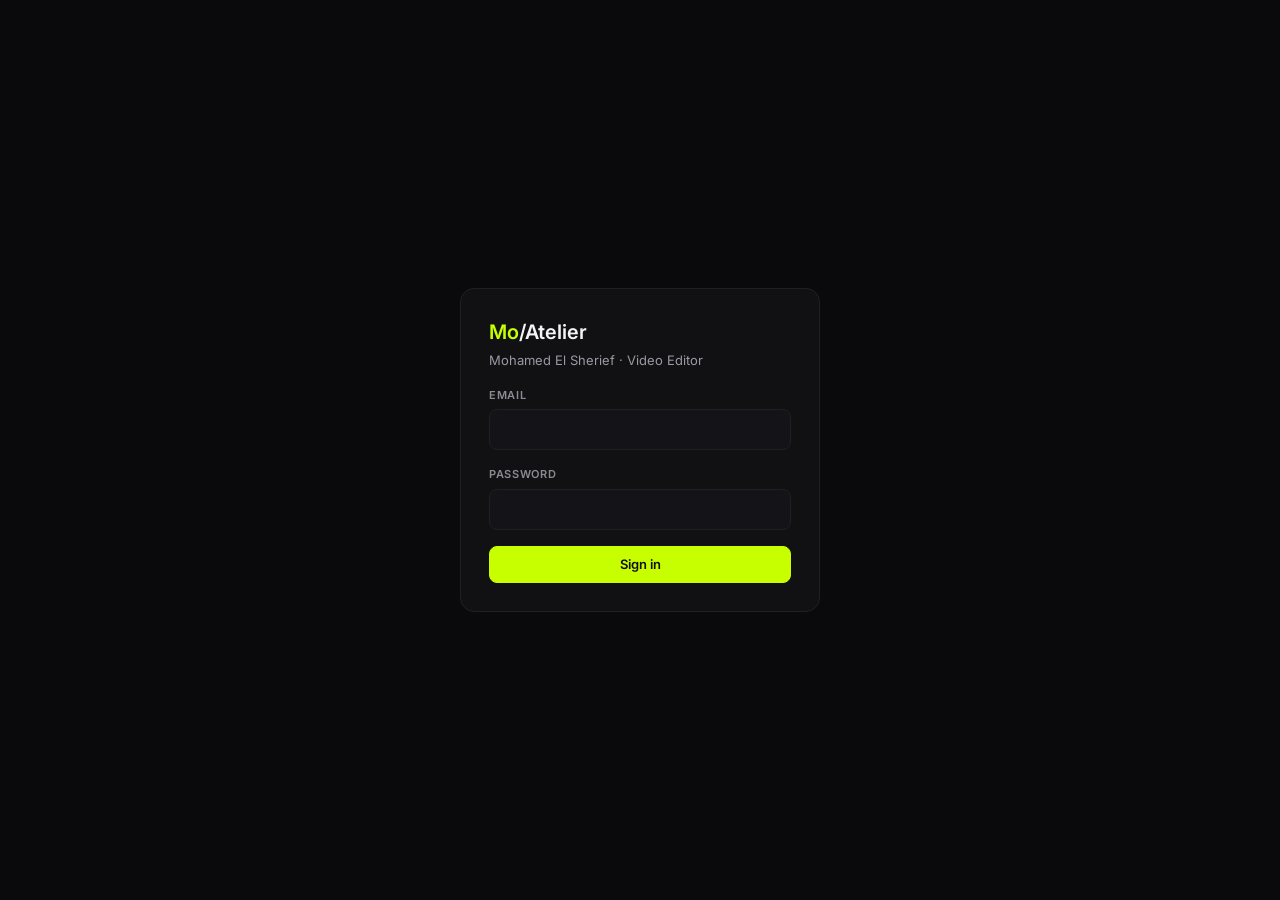
<file: os/index.html>
<!DOCTYPE html>
<html lang="en">
  <head>
    <meta charset="UTF-8" />
    <meta name="viewport" content="width=device-width, initial-scale=1" />
    <meta name="robots" content="noindex, nofollow" />
    <meta name="theme-color" content="#0C0B09" />
    <title>Mo/Atelier</title>
    <link rel="preconnect" href="https://fonts.googleapis.com" />
    <link rel="preconnect" href="https://fonts.gstatic.com" crossorigin />
    <link
      href="https://fonts.googleapis.com/css2?family=Inter:wght@400;500;600;700;800&family=JetBrains+Mono:wght@400;500;700&family=Newsreader:ital,opsz,wght@0,6..72,200..600;1,6..72,200..600&display=swap"
      rel="stylesheet"
    />
    <script type="module" crossorigin src="/os/assets/main-CtOAissB.js"></script>
    <link rel="modulepreload" crossorigin href="/os/assets/decks-sWmAXsXl.js">
    <link rel="stylesheet" crossorigin href="/os/assets/main-ByruKCAA.css">
  </head>
  <body>
    <div id="root"></div>
  </body>
</html>
</file>
<file: os/assets/main-ByruKCAA.css>
:root{--bg:#0a0a0c;--sidebar:#0e0e11;--surface:#111114;--surface-2:#141418;--hover:#18181d;--border:#1f1f25;--border-strong:#2a2a31;--text:#f4f4f5;--text-2:#b4b3bc;--text-3:#9a99a3;--text-4:#8b8a93;--lime:#c8ff00;--lime-hover:#d8ff4d;--violet:#a78bfa;--cyan:#22d3ee;--emerald:#34d399;--pink:#f472b6;--amber:#ffb020;--coral:#ff5a4e;--grey:#a1a1aa;--r-sm:8px;--r-md:12px;--r-lg:20px;--r-xl:24px;--ease-out:cubic-bezier(.2, .8, .2, 1);--kind-olive:#7a9b3f;--kind-olive-deep:#5f7a3a;--kind-paper:#cfc7b4;--kind-grey:#2a2a31;--kind-teal:#4f8578;--personal-blue:var(--violet);--break:#5b8aa6;--break-soft:#5b8aa638;--gcal:#8fa0b5;--tracked:#6b6b6b;--surface-raised:var(--surface-2);--card:var(--surface);--hairline:var(--border);--hairline-soft:#1a1a1f;--border-card:#25252c;--border-hover:#36363f;--track:#1c1c22;--ink:var(--text);--ink-dim:var(--text-2);--ink-mute:var(--text-3);--ink-faint:var(--text-4);--ink-invert:#101014;--muted:var(--text-3);--faint:var(--text-4);--lime-light:#e4ff7a;--amber-hover:#ffc85a;--amber-bg:#1c1508;--amber-border:#4a3410;--coral-text:#ff8f86;--accent:var(--lime);--danger:var(--coral);--attention:var(--amber);--radius:var(--r-md);--radius-card:16px;--radius-pill:var(--r-lg);--page-w:1180px;--sans:"Inter", -apple-system, BlinkMacSystemFont, "Segoe UI", Helvetica, Arial, sans-serif;--serif:"Newsreader", Georgia, "Times New Roman", serif;--mono:"JetBrains Mono", ui-monospace, SFMono-Regular, Menlo, monospace}.shell{background:var(--bg);min-height:100vh;display:flex}.sb{box-sizing:border-box;background:var(--sidebar);border-right:1px solid var(--border);width:264px;height:100vh;transition:width .3s var(--ease-out);flex-direction:column;flex:none;gap:14px;padding:16px 12px;display:flex;position:sticky;top:0;overflow:hidden}.sb.is-collapsed{width:76px}.sb-top{align-items:center;gap:8px;display:flex}.sb-logo{min-width:0;color:var(--text);text-align:left;cursor:pointer;background:0 0;border:0;flex:1;align-items:center;gap:10px;padding:0;display:flex}.sb-mark{border-radius:var(--r-md);background:var(--lime);width:34px;height:34px;color:var(--ink-invert);flex:none;place-items:center;font-size:17px;font-weight:800;display:grid}.sb-wordmark{flex-direction:column;min-width:0;display:flex}.sb-name{letter-spacing:-.01em;white-space:nowrap;font-size:14px;font-weight:700}.sb-sub{color:var(--text-4);white-space:nowrap;font-size:11px}.sb-collapse{border:1px solid var(--border);border-radius:var(--r-sm);width:24px;height:24px;color:var(--text-3);cursor:pointer;background:0 0;flex:none;line-height:1}.sb-collapse:hover{border-color:var(--border-strong);color:var(--text)}.sb-group-label{font-family:var(--mono);letter-spacing:.14em;text-transform:uppercase;color:var(--text-4);padding:0 8px;font-size:10px}.sb-groups{flex-direction:column;flex:1;gap:2px;min-height:0;display:flex;overflow:hidden auto}.sb-group-btn{border-radius:var(--r-md);width:100%;color:var(--text-2);font:inherit;text-align:left;cursor:pointer;transition:background .16s var(--ease-out), color .16s var(--ease-out);background:0 0;border:0;align-items:center;gap:10px;padding:9px 10px;font-size:13.5px;display:flex}.sb-group-btn:hover{background:var(--hover);color:var(--text)}.sb-group-btn.is-active{background:color-mix(in srgb, var(--tint) 12%, transparent);color:var(--text);font-weight:600}.sb-icon{flex:none;width:20px;height:20px}.sb-group-name{white-space:nowrap;text-overflow:ellipsis;flex:1;min-width:0;overflow:hidden}.sb-caret{color:var(--text-4);transition:transform .18s var(--ease-out);flex:none;font-size:13px}.sb-caret.is-open{transform:rotate(90deg)}.sb-badge{background:color-mix(in srgb, var(--tone) 18%, transparent);min-width:18px;color:var(--tone);font-family:var(--mono);text-align:center;border-radius:999px;flex:none;padding:1px 6px;font-size:10.5px;font-weight:600}.sb-subs{border-left:1px solid var(--border);flex-direction:column;gap:1px;margin:2px 0 4px 20px;padding-left:12px;display:flex}.sb-sub{border-radius:var(--r-sm);width:100%;color:var(--text-3);font:inherit;text-align:left;cursor:pointer;background:0 0;border:0;align-items:center;gap:8px;padding:6px 9px;font-size:13px;display:flex}.sb-sub:hover{background:var(--hover);color:var(--text)}.sb-sub.is-active{background:color-mix(in srgb, var(--tint) 12%, transparent);color:var(--tint);font-weight:600}.sb-dot{background:var(--border-strong);border-radius:50%;flex:none;width:5px;height:5px}.sb-sub.is-active .sb-dot{background:var(--tint)}.sb-sub-name{white-space:nowrap;text-overflow:ellipsis;flex:1;min-width:0;overflow:hidden}.sb-foot{flex-direction:column;flex:none;gap:10px;display:flex}.sb-timer-slot:empty{display:none}.sb-user{border-top:1px solid var(--border);align-items:center;gap:10px;padding:8px;display:flex}.sb-avatar{background:var(--surface-2);width:32px;height:32px;color:var(--text-2);font-family:var(--mono);border-radius:50%;flex:none;place-items:center;font-size:11px;font-weight:600;display:grid}.sb-user-text{flex-direction:column;min-width:0;display:flex}.sb-user-name{white-space:nowrap;font-size:13px;font-weight:600}.sb-signout{color:var(--text-4);font:inherit;text-align:left;cursor:pointer;background:0 0;border:0;padding:0;font-size:11.5px}.sb-signout:hover{color:var(--coral)}.shell-main{flex-direction:column;flex:1;min-width:0;display:flex;position:relative}.shell-glow{pointer-events:none;background:radial-gradient(60% 100% at 50% 0%, color-mix(in srgb, var(--section-tint) 10%, transparent) 0%, transparent 100%);height:220px;position:absolute;inset:0 0 auto}.tb{z-index:1;border-bottom:1px solid var(--border);align-items:center;gap:14px;padding:14px 28px;display:flex;position:relative}.tb-crumb{align-items:center;gap:8px;font-size:13.5px;display:flex}.tb-dot{border-radius:50%;width:7px;height:7px}.tb-group{color:var(--text-3)}.tb-sep{color:var(--text-4)}.tb-sub{color:var(--text);font-weight:600}.tb-sync{border:1px solid var(--border);color:var(--text-3);border-radius:999px;align-items:center;gap:6px;padding:3px 9px;font-size:11.5px;display:inline-flex}.tb-sync-dot{background:var(--emerald);border-radius:50%;width:6px;height:6px}.tb-sync.is-busy .tb-sync-dot{background:var(--amber)}.tb-sync.is-bad{border-color:color-mix(in srgb, var(--coral) 40%, transparent);color:var(--coral)}.tb-sync.is-bad .tb-sync-dot{background:var(--coral)}.tb-actions{align-items:center;gap:8px;display:flex}.shell-page{z-index:1;box-sizing:border-box;width:100%;max-width:1360px;margin:0 auto;padding:22px 28px 120px;position:relative}.timer-widget.in-sidebar{width:100%;max-width:none;box-shadow:none;border:1px solid var(--border);border-radius:var(--r-md);background:var(--surface);margin:0;position:static}.timer-widget.in-sidebar .timer-body{max-height:46vh;overflow-y:auto}@media (width<=900px){.shell{flex-direction:column}.sb,.sb.is-collapsed{border-right:0;border-bottom:1px solid var(--border);width:100%;height:auto;position:static}.sb-groups{flex-flow:wrap;overflow:visible}.sb-subs{display:none}.shell-page{padding:16px 16px 120px}.tb{padding:12px 16px}}.sb :where(button,a):focus-visible{outline:2px solid var(--lime);outline-offset:-2px;border-radius:var(--r-sm)}.sb-group-btn,.sb-sub{box-shadow:none;border:0;outline:none;text-decoration:none}.sb-group-btn.is-active,.sb-sub.is-active{box-shadow:none;border:0;text-decoration:none}.tb .spacer{flex:auto}.tb-actions{margin-left:auto}.cg-mark-more{border:1px dashed var(--border-strong);color:var(--text-3);background:0 0}.cg-mark-more:hover{border-color:var(--border-hover);color:var(--text)}@keyframes rise{0%{opacity:0;transform:translateY(9px)}to{opacity:1;transform:none}}@keyframes slide{0%{opacity:0;transform:translate(-10px)}to{opacity:1;transform:none}}@keyframes growY{0%{transform:scaleY(0)}to{transform:none}}@keyframes grow{0%{width:0}}@keyframes shimmer{0%{transform:translate(-120%)}to{transform:translate(320%)}}.rise{animation:rise .5s var(--ease-out) both;animation-delay:var(--delay,0s)}:root[data-calm=true] .kalert-shimmer,:root[data-calm=true] .klive-dot{animation:none}@media (prefers-reduced-motion:reduce){.rise,.ktable-row,.kkpi-bar.is-on,.kalert-shimmer,.klive-dot{animation:none}}.kcard{border:1px solid var(--border);border-radius:var(--r-lg);background:var(--surface);box-sizing:border-box;padding:18px}.kcard.is-interactive{cursor:pointer;transition:transform .18s var(--ease-out), border-color .18s var(--ease-out)}.kcard.is-interactive:hover{border-color:var(--border-strong);transform:translateY(-4px)}.kpill{background:color-mix(in srgb, var(--tone) 14%, transparent);color:var(--tone);white-space:nowrap;border-radius:999px;align-items:center;padding:2px 9px;font-size:11.5px;font-weight:600;display:inline-flex}.klive{color:var(--text-3);align-items:center;gap:6px;font-size:11.5px;display:inline-flex}.klive-dot{background:var(--emerald);width:7px;height:7px;animation:pulse 2s var(--ease-out) infinite;border-radius:50%}@keyframes pulse{0%,to{opacity:1;transform:scale(1)}50%{opacity:.45;transform:scale(.82)}}.kbar{background:var(--track);border-radius:999px;width:100%;height:6px;display:block;overflow:hidden}.kbar-fill{width:var(--pct,0%);background:var(--tone);height:100%;animation:grow .9s var(--ease-out) both;border-radius:999px;display:block}.kring{width:var(--size,56px);height:var(--size,56px);background:conic-gradient(var(--tone) calc(var(--pct) * 1%), var(--track) 0);border-radius:50%;flex:none;place-items:center;display:grid;position:relative}.kring-hole{width:calc(var(--size,56px) - 14px);height:calc(var(--size,56px) - 14px);background:var(--surface);font-family:var(--mono);color:var(--text);border-radius:50%;place-items:center;font-size:12px;font-weight:600;display:grid}.kalert{border:1px solid color-mix(in srgb, var(--tone) 38%, transparent);border-radius:var(--r-md);background:linear-gradient(90deg, color-mix(in srgb, var(--tone) 14%, transparent), transparent 70%);align-items:center;gap:10px;padding:11px 14px;display:flex;position:relative;overflow:hidden}.kalert-shimmer{background:linear-gradient(90deg, transparent, color-mix(in srgb, var(--tone) 12%, transparent), transparent);width:30%;animation:shimmer 3.4s var(--ease-out) infinite;pointer-events:none;position:absolute;inset:0 auto 0 0}.kalert-label{font-family:var(--mono);letter-spacing:.12em;text-transform:uppercase;color:var(--tone);font-size:10px}.kalert-text{min-width:0;color:var(--text-2);flex:1;font-size:13px}.khead{flex-wrap:wrap;justify-content:space-between;align-items:flex-end;gap:24px;margin-bottom:22px;display:flex}.khead-text{flex-direction:column;flex:1;gap:6px;min-width:0;display:flex}.khead-eyebrow{font-family:var(--mono);letter-spacing:.16em;text-transform:uppercase;font-size:10.5px}.khead-title{letter-spacing:-.035em;margin:0;font-size:36px;font-weight:700;line-height:1.08}.khead-accent{font-family:var(--serif);color:var(--lime);font-style:italic;font-weight:500}.khead-sub{color:var(--text-3);font-size:13.5px}.khead-side{flex-direction:column;flex:none;align-items:flex-end;gap:10px;display:flex}.khead-actions{align-items:center;gap:8px;display:flex}.khead-stats{flex-wrap:wrap;justify-content:flex-end;gap:10px;display:flex}.kstat{border:1px solid var(--border);border-radius:var(--r-md);background:var(--surface);flex-direction:column;gap:2px;min-width:108px;padding:10px 14px 10px 16px;display:flex;position:relative}.kstat-bar{background:var(--tone);border-radius:999px;width:3px;position:absolute;top:10px;bottom:10px;left:0}.kstat-value{letter-spacing:-.03em;font-size:20px;font-weight:700}.kstat-label{color:var(--text-4);font-size:11px}.kkpi{border:1px solid var(--border);border-radius:var(--r-lg);background:var(--surface);color:inherit;font:inherit;text-align:left;cursor:pointer;transition:transform .18s var(--ease-out), border-color .18s var(--ease-out);flex-direction:column;gap:10px;padding:16px;display:flex}.kkpi:hover{border-color:var(--border-strong);transform:translateY(-4px)}.kkpi-head{align-items:center;gap:8px;display:flex}.kkpi-icon{border-radius:var(--r-sm);background:color-mix(in srgb, var(--tone) 14%, transparent);width:26px;height:26px;color:var(--tone);place-items:center;font-size:13px;display:grid}.kkpi-label{color:var(--text-3);font-size:12px}.kkpi-row{align-items:baseline;gap:8px;display:flex}.kkpi-value{letter-spacing:-.03em;font-size:26px;font-weight:700}.kkpi-bars{align-items:flex-end;gap:2px;height:20px;display:flex}.kkpi-bar{background:var(--track);transform-origin:bottom;border-radius:1px;flex:1;height:100%}.kkpi-bar.is-on{background:var(--tone);animation:growY .5s var(--ease-out) both;animation-delay:calc(var(--i) * 12ms)}.kkpi-foot{color:var(--text-4);font-size:11.5px}.ktl{flex-direction:column;gap:8px;display:flex}.ktl-ruler{height:14px;position:relative}.ktl-hour{font-family:var(--mono);color:var(--text-4);font-size:10px;position:absolute;transform:translate(-50%)}.ktl-track{border:1px solid var(--border);border-radius:var(--r-md);background:var(--surface-2);height:62px;position:relative;overflow:hidden}.ktl-empty{color:var(--text-4);place-items:center;font-size:12.5px;display:grid;position:absolute;inset:0}.ktl-block{border:0;border-left:3px solid var(--tone);border-radius:var(--r-sm);background:color-mix(in srgb, var(--tone) 16%, transparent);color:var(--text);font:inherit;text-align:left;cursor:pointer;transition:filter .16s var(--ease-out);flex-direction:column;justify-content:center;gap:1px;padding:0 8px;display:flex;position:absolute;top:6px;bottom:6px;overflow:hidden}.ktl-block:hover{filter:brightness(1.35)}.ktl-block.is-done{opacity:.55}.ktl-block-title{white-space:nowrap;text-overflow:ellipsis;font-size:11.5px;font-weight:600;overflow:hidden}.ktl-block-sub{color:var(--text-3);white-space:nowrap;text-overflow:ellipsis;font-size:10px;overflow:hidden}.ktl-now{background:var(--coral);pointer-events:none;width:2px;position:absolute;top:0;bottom:0}.ktl-now-dot{background:var(--coral);border-radius:50%;width:8px;height:8px;position:absolute;top:-3px;left:-3px}.ktable{flex-direction:column;gap:2px;display:flex}.ktable-bar{flex-wrap:wrap;align-items:center;gap:8px;margin-bottom:12px;display:flex}.kfilter{border:1px solid var(--border);color:var(--text-3);font:inherit;cursor:pointer;background:0 0;border-radius:999px;align-items:center;gap:6px;padding:5px 12px;font-size:12.5px;display:inline-flex}.kfilter:hover{border-color:var(--border-strong);color:var(--text)}.kfilter.is-on{background:color-mix(in srgb, var(--lime) 14%, transparent);border-color:color-mix(in srgb, var(--lime) 40%, transparent);color:var(--lime)}.kfilter-count{font-family:var(--mono);opacity:.8;font-size:10.5px}.ktable-head,.ktable-row{grid-template-columns:var(--cols);align-items:center;gap:12px;padding:10px 14px;display:grid}.ktable-head{font-family:var(--mono);letter-spacing:.12em;text-transform:uppercase;color:var(--text-4);padding-bottom:6px;font-size:10px}.ktable-row{border:1px solid var(--border);border-radius:var(--r-md);background:var(--surface);animation:slide .42s var(--ease-out) both;animation-delay:var(--delay,0s);font-size:13px;position:relative}.ktable-row.is-clickable{cursor:pointer}.ktable-row.is-clickable:hover{border-color:var(--border-strong);background:var(--surface-2)}.ktable-stripe{background:var(--tone);border-radius:999px;width:3px;position:absolute;top:8px;bottom:8px;left:0}.ktable-cell{text-overflow:ellipsis;min-width:0;overflow:hidden}.ktable-empty{text-align:center;color:var(--text-4);padding:26px;font-size:13px}.dash{flex-direction:column;gap:16px;display:flex}.dh{background:linear-gradient(120deg, color-mix(in srgb, var(--lime) 10%, var(--surface)) 0%, var(--surface) 46%, color-mix(in srgb, var(--violet) 9%, var(--surface)) 100%);border-color:var(--border-strong);align-items:flex-start;gap:24px;padding:26px 28px;display:flex}.dh-text{flex-direction:column;flex:1;gap:10px;min-width:0;display:flex}.dh-eyebrow{font-family:var(--mono);letter-spacing:.06em;color:var(--text-3);font-size:11px}.dh-title{letter-spacing:-.035em;margin:0;font-size:38px;font-weight:700;line-height:1.06}.dh-title em{font-family:var(--serif);color:var(--lime);font-style:italic;font-weight:500}.dh-facts{flex-wrap:wrap;gap:8px;display:flex}.dh-fact{border:1px solid var(--border-strong);color:var(--text-2);border-radius:999px;padding:4px 11px;font-size:12px}.dh-clock{flex-direction:column;flex:none;align-items:flex-end;gap:2px;display:flex}.dh-time{font-family:var(--mono);letter-spacing:-.02em;font-size:26px;font-weight:600}.dh-zone{color:var(--text-4);font-size:11px}.dash-kpis{grid-template-columns:repeat(4,minmax(0,1fr));gap:12px;display:grid}.dash-mid{grid-template-columns:minmax(0,1.55fr) minmax(0,1fr);align-items:start;gap:12px;display:grid}.dash-right{flex-direction:column;gap:12px;display:flex}.dash-bottom{grid-template-columns:minmax(0,1.55fr) minmax(0,1fr);align-items:start;gap:12px;display:grid}.dash-trio{flex-direction:column;gap:12px;display:flex}.dcard-head{align-items:center;gap:10px;margin-bottom:12px;display:flex}.dcard-title{font-size:14px;font-weight:600}.dcard-meta{color:var(--text-4);font-size:12px}.dcard-eyebrow{font-family:var(--mono);letter-spacing:.14em;text-transform:uppercase;color:var(--text-4);font-size:10px}.dempty{color:var(--text-4);margin:0;padding:14px 0;font-size:13px}.dnext-add{border:1px dashed var(--border-strong);border-radius:var(--r-md);align-items:center;gap:8px;margin-bottom:8px;padding:9px 12px;display:flex}.dnext-add:focus-within{border-color:color-mix(in srgb, var(--lime) 50%, transparent);border-style:solid}.dnext-plus{color:var(--lime);font-size:15px}.dnext-input{min-width:0;color:var(--text);font:inherit;background:0 0;border:0;outline:none;flex:1;font-size:13.5px}.dnext-input::placeholder{color:var(--text-4);font-style:italic}.dnext-enter{font-family:var(--mono);color:var(--text-4);font-size:11px}.dnext-row{border-radius:var(--r-sm);align-items:center;gap:10px;padding:9px 10px;display:flex}.dnext-row:hover{background:var(--hover)}.dnext-check{border:1.5px solid var(--border-hover);cursor:pointer;background:0 0;border-radius:5px;flex:none;width:17px;height:17px}.dnext-check:hover{background:color-mix(in srgb, var(--lime) 18%, transparent);border-color:var(--lime)}.dnext-title{text-overflow:ellipsis;white-space:nowrap;flex:1;min-width:0;font-size:13.5px;overflow:hidden}.dnext-auto{background:var(--surface-2);font-family:var(--mono);letter-spacing:.08em;color:var(--text-4);border-radius:4px;flex:none;padding:1px 6px;font-size:9px}.dnext-age{font-family:var(--mono);color:var(--text-4);flex:none;font-size:11px}.dnext-age.is-late{color:var(--coral)}.dneeds{border-color:color-mix(in srgb, var(--tone,var(--border)) 38%, transparent);background:linear-gradient(140deg, color-mix(in srgb, var(--tone,transparent) 12%, var(--surface)), var(--surface) 65%);flex-direction:column;align-items:flex-start;gap:8px;display:flex}.dneeds.is-calm{background:var(--surface);border-color:var(--border)}.dneeds-title{letter-spacing:-.02em;font-size:18px;font-weight:700}.dneeds-sub{color:var(--text-3);font-size:12.5px}.dneeds-bar{background:var(--track);border-radius:999px;width:100%;height:5px;overflow:hidden}.dneeds-bar span{border-radius:999px;height:100%;display:block}.dleads{align-items:center;gap:14px;display:flex}.dleads-count{letter-spacing:-.04em;color:var(--lime);font-size:30px;font-weight:700}.dleads-text{flex-direction:column;flex:1;min-width:0;display:flex}.dleads-title{font-size:13.5px;font-weight:600}.dleads-sub{color:var(--text-4);font-size:12px}.dleads-go{color:var(--text-4)}.dsign{flex-direction:column;gap:5px;display:flex}.dsign-text{color:var(--amber);font-size:13px}.dact-row{border-radius:var(--r-sm);width:100%;color:inherit;font:inherit;text-align:left;cursor:pointer;background:0 0;border:0;align-items:center;gap:11px;padding:8px 10px;display:flex}.dact-row:hover{background:var(--hover)}.dact-time{width:52px;font-family:var(--mono);color:var(--text-4);flex:none;font-size:11px}.dact-icon{border-radius:var(--r-sm);background:color-mix(in srgb, var(--tone) 14%, transparent);width:24px;height:24px;color:var(--tone);flex:none;place-items:center;font-size:12px;display:grid}.dact-text{flex-direction:column;gap:1px;min-width:0;display:flex}.dact-title{text-overflow:ellipsis;white-space:nowrap;font-size:13px;overflow:hidden}.dact-sub{color:var(--text-4);font-size:11.5px}.dtrio{align-items:center;gap:14px;padding:14px 16px;display:flex}.dtrio-text{flex-direction:column;gap:2px;min-width:0;display:flex}.dtrio-label{font-family:var(--mono);letter-spacing:.12em;text-transform:uppercase;font-size:10px}.dtrio-title{font-size:14px;font-weight:600}.dtrio-sub{color:var(--text-4);font-size:11.5px}@media (width<=1100px){.dash-kpis{grid-template-columns:repeat(2,minmax(0,1fr))}.dash-mid,.dash-bottom{grid-template-columns:minmax(0,1fr)}}@media (width<=720px){.dash-kpis{grid-template-columns:minmax(0,1fr)}.dh{flex-direction:column;gap:14px}.dh-clock{align-items:flex-start}.dh-title{font-size:30px}}.dh{isolation:isolate;position:relative;overflow:hidden}.dh-text,.dh-clock{z-index:2;position:relative}.dh-blobs{z-index:0;pointer-events:none;position:absolute;inset:0}.dh-blobs i{filter:blur(70px);opacity:.3;width:320px;height:320px;animation:drift 22s var(--ease-out) infinite alternate;border-radius:50%;position:absolute}.dh-blobs i:first-child{background:var(--lime);animation-delay:0s;top:-170px;left:4%}.dh-blobs i:nth-child(2){background:var(--violet);animation-delay:-7s;top:-130px;left:44%}.dh-blobs i:nth-child(3){background:var(--cyan);animation-delay:-14s;top:-190px;right:2%}@keyframes drift{0%{transform:translate(0,0)scale(1)}to{transform:translate(36px,26px)scale(1.14)}}.dh-ribbon{z-index:1;opacity:.5;pointer-events:none;width:100%;height:100%;position:absolute;inset:0}.dneeds.is-hot{border-color:color-mix(in srgb, var(--coral) 46%, transparent);background:radial-gradient(120% 140% at 0% 0%, color-mix(in srgb, var(--coral) 26%, transparent) 0%, transparent 62%), linear-gradient(135deg, color-mix(in srgb, var(--coral) 16%, var(--surface)) 0%, color-mix(in srgb, var(--pink) 15%, var(--surface)) 58%, var(--surface) 100%)}.dneeds.is-hot .dneeds-title{color:var(--text)}:root[data-calm=true] .dh-blobs,:root[data-calm=true] .dh-ribbon{display:none}:root[data-calm=true] .dh-blobs i{animation:none}@media (prefers-reduced-motion:reduce){.dh-blobs i{animation:none}}.sb-calm{flex-direction:column;gap:2px;padding:8px 8px 0;display:flex}.sb-calm-row{color:var(--text-2);cursor:pointer;align-items:center;gap:8px;font-size:12.5px;display:flex}.sb-calm-hint{color:var(--text-4);padding-left:22px;font-size:10.5px}.dash-kpis>.rise{min-width:0;display:flex}.dash-kpis>.rise>.kkpi{flex:1;min-width:0}.oc{background:var(--bg);place-items:center;min-height:100vh;padding:24px;display:grid}.oc-card{flex-direction:column;gap:12px;width:100%;max-width:460px;padding:26px;display:flex}.oc-eyebrow{font-family:var(--mono);letter-spacing:.16em;text-transform:uppercase;color:var(--lime);font-size:10.5px}.oc-title{letter-spacing:-.02em;margin:0;font-size:22px;font-weight:600;line-height:1.25}.oc-title strong{font-weight:700}.oc-lead{color:var(--text-2);margin:0;font-size:13.5px}.oc-list{color:var(--text-2);margin:0;padding-left:18px;font-size:13px}.oc-list li{margin-bottom:4px}.oc-note,.oc-scopes,.oc-redirect,.oc-revoke{color:var(--text-4);margin:0;font-size:12px}.oc-redirect code{font-family:var(--mono);color:var(--text-3);overflow-wrap:anywhere;font-size:11px}.oc-actions{gap:10px;margin-top:6px;display:flex}.pj-name{flex-direction:column;gap:2px;min-width:0;display:flex}.pj-title{letter-spacing:-.01em;white-space:nowrap;text-overflow:ellipsis;font-weight:600;overflow:hidden}.pj-client{color:var(--text-3);white-space:nowrap;text-overflow:ellipsis;font-size:11.5px;overflow:hidden}.pj-progress{align-items:center;gap:9px;display:flex}.pj-progress .kbar{flex:1;min-width:0}.pj-pct{font-family:var(--mono);color:var(--text-2);font-variant-numeric:tabular-nums;flex:none;font-size:11.5px}.pj-due{font-family:var(--mono);font-variant-numeric:tabular-nums;font-size:11.5px}.pj-fee{font-family:var(--mono);font-variant-numeric:tabular-nums;justify-content:flex-end;align-items:center;gap:7px;font-size:12px;display:inline-flex}.pj-dim{color:var(--text-4);font-size:11.5px}.tm-ring{align-items:center;gap:18px;display:flex;position:relative;overflow:hidden}.tm-ring.is-live{border-color:#c8ff004d}.tm-halo{background:conic-gradient(from 0deg, var(--lime), var(--cyan), var(--violet), transparent 70%);filter:blur(26px);opacity:0;width:190px;height:190px;transition:opacity .4s var(--ease-out);pointer-events:none;border-radius:50%;margin-top:-95px;position:absolute;top:50%;left:-40px}.tm-halo.is-spinning{opacity:.3;animation:7s linear infinite spin}@keyframes spin{to{transform:rotate(360deg)}}:root[data-calm=true] .tm-halo.is-spinning{opacity:.16;animation:none}@media (prefers-reduced-motion:reduce){.tm-halo.is-spinning{opacity:.16;animation:none}}.tm-dial{flex:none;position:relative}.tm-dial-pct{font-family:var(--mono);font-variant-numeric:tabular-nums;font-size:15px;font-weight:600}.tm-copy{flex-direction:column;gap:4px;min-width:0;display:flex;position:relative}.tm-eyebrow{align-items:center;display:flex}.tm-headline{letter-spacing:-.01em;white-space:nowrap;text-overflow:ellipsis;font-size:15.5px;font-weight:600;overflow:hidden}.tm-sub{color:var(--text-3);font-size:12.5px}.tm-right{flex:none;align-items:center;gap:12px;margin-left:auto;display:flex;position:relative}.tm-clock{font-family:var(--mono);letter-spacing:-.02em;font-variant-numeric:tabular-nums;font-size:26px;font-weight:600}.tm-extra{color:var(--text-4);font-size:11px;position:absolute;bottom:8px;right:18px}.tm-legend{color:var(--text-3);gap:14px;margin-left:auto;font-size:12px;display:flex}.tm-key{align-items:center;gap:5px;display:flex}.tm-key i{border-radius:2px;width:8px;height:8px}@media (width<=720px){.tm-ring{flex-wrap:wrap}.tm-right{width:100%;margin-left:0}}.tk-main{align-items:center;gap:10px;min-width:0;display:flex}.tk-check{width:16px;height:16px;accent-color:var(--lime);cursor:pointer;flex:none}.tk-text{flex-direction:column;gap:2px;min-width:0;display:flex}.tk-title{letter-spacing:-.01em;white-space:nowrap;text-overflow:ellipsis;font-weight:600;overflow:hidden}.tk-title.is-done{color:var(--text-4);text-decoration:line-through}.tk-note{color:var(--text-3);white-space:nowrap;text-overflow:ellipsis;font-size:11.5px;overflow:hidden}.tk-auto{font-family:var(--mono);letter-spacing:.1em;color:var(--text-4);border:1px solid var(--border);border-radius:4px;flex:none;padding:1px 4px;font-size:9.5px}.tk-about{color:var(--text-2);white-space:nowrap;text-overflow:ellipsis;font-size:12px;overflow:hidden}.tk-due{font-family:var(--mono);font-variant-numeric:tabular-nums;white-space:nowrap;font-size:11.5px;font-weight:600}.tk-due.is-late{color:var(--coral)}.tk-due.is-today{color:var(--amber)}.tk-due.is-upcoming{color:var(--text-2)}.tk-due.is-done{color:var(--text-4)}.gl-bar{flex-wrap:wrap;align-items:center;gap:8px;margin-bottom:14px;display:flex}.gl-card{align-items:flex-start;gap:16px;display:flex}.gl-card.is-done{border-color:#34d39947}.gl-ring{flex:none;padding-top:2px}.gl-ring-pct{font-family:var(--mono);font-variant-numeric:tabular-nums;font-size:12px;font-weight:600}.gl-ring-mark{color:var(--text-2);font-size:16px}.gl-body{flex-direction:column;flex:1;gap:7px;min-width:0;display:flex}.gl-head{flex-wrap:wrap;align-items:center;gap:9px;display:flex}.gl-title{letter-spacing:-.01em;text-overflow:ellipsis;white-space:nowrap;min-width:0;font-size:15px;font-weight:600;overflow:hidden}.gl-row{flex-wrap:wrap;align-items:baseline;gap:12px;display:flex}.gl-figure{font-family:var(--mono);letter-spacing:-.02em;font-variant-numeric:tabular-nums;font-size:20px;font-weight:600}.gl-target{color:var(--text-4);font-size:13px;font-weight:500}.gl-span{color:var(--text-3);font-size:12px}@media (width<=620px){.gl-card{gap:12px}}.gl-target-field{flex:none;align-items:center;gap:7px;display:flex}.gl-target-input{text-align:right;width:68px;font-family:var(--mono);font-variant-numeric:tabular-nums}.gl-target-missing{color:var(--amber);white-space:nowrap;font-size:12px}.gl-card.is-paused{border-color:var(--border)}.gl-card.is-paused .gl-figure{color:var(--text-3)}.gl-paused{font-family:var(--mono);letter-spacing:.1em;text-transform:uppercase;color:var(--amber);border:1px solid color-mix(in srgb, var(--amber) 35%, transparent);background:color-mix(in srgb, var(--amber) 10%, transparent);border-radius:4px;flex:none;padding:1px 5px;font-size:9.5px}.ktable-row.is-dimmed{opacity:.5}.ktable-row.is-dimmed:hover{opacity:.8}.tk-due.is-paused{color:var(--text-4);font-weight:500}.queue-item.is-dimmed{opacity:.55;cursor:default}.cl-money,.cl-days{font-family:var(--mono);font-variant-numeric:tabular-nums;font-size:12px}.cl-days{color:var(--text-2);font-size:11.5px}.lead-bar{flex-wrap:nowrap;align-items:center;gap:10px;margin-bottom:16px;display:flex}.lead-bar .select,.lead-bar .input{flex:none;width:auto}.lead-bar .select{max-width:160px}.lead-bar .btn{white-space:nowrap;flex:none}.lead-bar .kb-paused,.lead-bar-count{flex:none}.lead-bar .spacer{flex:auto}.lead-bar-group{flex:none;align-items:center;gap:6px;display:flex}.lead-bar-field{align-items:center;gap:7px;display:flex}.lead-bar-date{width:132px;font-family:var(--mono);font-size:12px}.lead-bar-clear{width:26px;height:26px;font-size:11px}.kb-card{background:var(--surface);border:1px solid var(--border);border-radius:var(--r-md);border-left:3px solid var(--stage,var(--grey));animation:rise .4s var(--ease-out) both;transition:border-color .15s var(--ease-out), background .15s var(--ease-out), transform .15s var(--ease-out);flex-direction:column;gap:9px;padding:12px 13px;display:flex;position:relative}.kb-card:hover{border-color:var(--border-strong);background:var(--surface-2);transform:translateY(-1px)}.kb-card.is-due{border-color:color-mix(in srgb, var(--amber) 40%, transparent);background:color-mix(in srgb, var(--amber) 4%, var(--surface))}.kb-name{letter-spacing:-.01em;font-size:13.5px;font-weight:600}.kb-brief{color:var(--text-3);font-size:11.5px}.kb-touches{gap:3px;display:flex}.kb-bar{height:3px;transition:background .2s var(--ease-out);border-radius:999px;flex:1}.kb-next{font-family:var(--mono);letter-spacing:.02em;color:var(--text-4);font-size:10.5px}.kb-next.is-due{color:var(--amber)}.kb-head{border-bottom:2px solid var(--stage,var(--border-strong));align-items:baseline;gap:8px;padding-bottom:9px;display:flex}.kb-count{font-family:var(--mono);letter-spacing:-.02em;font-variant-numeric:tabular-nums;margin-left:auto;font-size:15px;font-weight:600}@media (width<=900px){.lead-bar{flex-wrap:wrap}}@media (width<=1100px){.kanban{grid-template-columns:repeat(2,minmax(0,1fr))}}@media (width<=640px){.kanban{grid-template-columns:minmax(0,1fr)}}.tool-row{align-items:center;gap:10px;margin-bottom:16px;display:flex}.tool-row .spacer{flex:auto}.tool-search{flex:0 320px;width:100%;max-width:320px}.tool-row .btn{white-space:nowrap;flex:none}.ld-drafts{border-top:1px solid var(--border);flex-direction:column;gap:10px;margin-top:18px;padding-top:16px;display:flex}.ld-drafts-head{flex-wrap:wrap;align-items:baseline;gap:10px;display:flex}.ld-drafts-note{color:var(--text-4);font-size:11.5px}.ld-draft{border:1px solid var(--border);border-left:3px solid var(--pink);border-radius:var(--r-md);background:var(--surface-2);padding:12px 14px}.ld-draft-head{align-items:baseline;gap:10px;display:flex}.ld-draft-subject{letter-spacing:-.01em;min-width:0;font-size:13.5px;font-weight:600}.ld-draft-when{font-family:var(--mono);color:var(--text-4);flex:none;margin-left:auto;font-size:10.5px}.ld-draft-body{color:var(--text-2);white-space:pre-wrap;margin:8px 0 0;font-size:12.5px;line-height:1.65}.ld-draft-actions{gap:12px;margin-top:10px;display:flex}.closeout.is-done{border-color:color-mix(in srgb, var(--emerald) 30%, transparent);background:color-mix(in srgb, var(--emerald) 5%, transparent)}.closeout.is-done .closeout-dot{background:var(--emerald)}:root[data-calm=true] .closeout-dot{animation:none}@media (prefers-reduced-motion:reduce){.closeout-dot{animation:none}}.cd{background:var(--border);border-radius:3px;width:9px;height:9px}.rp-rule{border-top:1px dashed color-mix(in srgb, var(--amber) 55%, transparent);z-index:1;pointer-events:none;height:0;position:absolute;left:0;right:0}.rp-chart,.rp-cap,.rp-bill{flex-direction:column;gap:12px;display:flex}.rp-seg{transform-origin:bottom;animation:grow-y .55s var(--ease-out) both}@keyframes grow-y{0%{transform:scaleY(0)}}.rp-total,.rp-week{font-family:var(--mono);font-variant-numeric:tabular-nums}.rp-meter{position:relative}.rp-marker{background:var(--text);border-radius:1px;width:2px;height:calc(100% + 6px);position:absolute;top:-3px}.rp-figure,.billable-pct{font-family:var(--mono);letter-spacing:-.02em;font-variant-numeric:tabular-nums;font-size:26px;font-weight:600}.rp-delta{font-family:var(--mono);color:var(--emerald);font-size:11.5px}.rp-spark span{animation:grow-y .55s var(--ease-out) both;border-radius:2px 2px 0 0}.rp-foot{border-top:1px solid var(--border);flex-wrap:wrap;align-items:stretch;gap:18px;margin-top:26px;padding-top:22px;display:flex}.rp-strip{border:1px solid var(--border);border-radius:var(--r-md);background:var(--surface);flex-wrap:wrap;flex:420px;align-items:center;gap:14px;min-width:0;padding:14px 16px;display:flex}.rp-strip-label{color:var(--amber);flex:none}.rp-strip-line{letter-spacing:-.01em;font-size:13.5px;font-weight:500}.rp-strip-figures{font-family:var(--mono);color:var(--text-3);font-variant-numeric:tabular-nums;min-width:0;font-size:11.5px}.rp-strip-copy{flex:none;margin-left:auto}.closeout{flex:0 280px}.rp-goal-target{font-family:var(--mono);letter-spacing:-.02em;font-variant-numeric:tabular-nums;font-size:22px;font-weight:600}.bucket-bar{background:var(--border);border-radius:999px;height:12px;display:flex;overflow:hidden}.bucket-bar>span{min-width:2px;animation:bucket-grow .7s var(--ease-out) both;transition:width .4s var(--ease-out)}.bucket-bar>span:nth-child(2){animation-delay:60ms}.bucket-bar>span:nth-child(3){animation-delay:.12s}.bucket-bar>span:nth-child(4){animation-delay:.18s}@keyframes bucket-grow{0%{transform:scaleX(0)}}.bucket-bar>span{transform-origin:0}.buckets-held{font-family:var(--mono);color:var(--text-3);font-variant-numeric:tabular-nums;font-size:11.5px}.buckets-links{gap:12px;margin-left:auto;display:flex}.withdraw-figure{font-family:var(--mono);letter-spacing:-.03em;font-variant-numeric:tabular-nums}.withdraw-note{color:#0a0a0cb3;opacity:1;margin:0}.trend-in,.trend-out{transform-origin:bottom;animation:trend-grow .6s var(--ease-out) both;border-radius:3px 3px 0 0}@keyframes trend-grow{0%{transform:scaleY(0)}}.trend-month{font-family:var(--mono);color:var(--text-4);font-variant-numeric:tabular-nums;font-size:10px}.trend-key i{border-radius:2px;width:8px;height:8px;margin-right:5px;display:inline-block}.cat-row{flex-direction:column;gap:5px;padding:7px 0;display:flex}.cat-head{align-items:baseline;gap:8px;display:flex}.cat-label{font-size:12.5px}.cat-amount{font-family:var(--mono);font-variant-numeric:tabular-nums;color:var(--text-2);margin-left:auto;font-size:12px}.ov-total{font-family:var(--mono);font-variant-numeric:tabular-nums;font-size:13px;font-weight:600}.net-figure{font-family:var(--mono);font-variant-numeric:tabular-nums}.khead-actions .money-range{flex-direction:column;align-items:flex-end;gap:8px;display:flex}.khead-actions .range-inputs{align-items:center;gap:7px;display:flex}.khead-actions .range-inputs .input{width:138px;font-family:var(--mono);font-size:12px}.me-card{flex-direction:column;gap:14px;display:flex}.me-prose{flex-direction:column;gap:8px;display:flex}.me-prose-head{align-items:center;gap:10px;display:flex}.me-textarea{resize:vertical;min-height:132px;line-height:1.6}.me-flag{font-family:var(--mono);letter-spacing:.08em;text-transform:uppercase;color:var(--text-4);font-size:10.5px}.me-flag.is-ok{color:var(--emerald)}.me-list-head{align-items:center;gap:12px;display:flex}.me-list-head .btn{margin-left:auto}.me-row{border-top:1px solid var(--border);align-items:flex-start;gap:12px;padding:12px 0;display:flex}.me-row-main{flex-direction:column;flex:1;gap:4px;min-width:0;display:flex}.me-row-title{letter-spacing:-.01em;font-size:14px;font-weight:600}.me-row-detail{color:var(--text-2);white-space:pre-wrap;font-size:12.5px;line-height:1.6}.me-row-outcome{border-left:2px solid var(--emerald);color:var(--text-2);white-space:pre-wrap;flex-direction:column;gap:3px;margin-top:4px;padding-left:11px;font-size:12.5px;line-height:1.6;display:flex}.me-row-actions{flex:none;gap:10px;display:flex}.link-btn.is-danger{color:var(--coral)}.me-empty{color:var(--text-4);margin:0;padding:18px 0 4px;font-size:13px}.me-form{border:1px solid var(--border-strong);border-radius:var(--r-md);background:var(--surface-2);flex-direction:column;gap:12px;padding:16px;display:flex}.me-field{flex-direction:column;gap:6px;display:flex}.me-field.is-narrow{max-width:220px}.me-field-text{resize:vertical;min-height:76px;line-height:1.6}.me-form-actions{justify-content:flex-end;gap:8px;display:flex}.me-setup-line{color:var(--text-2);margin:0;font-size:13.5px;line-height:1.7}.me-setup-line code{font-family:var(--mono);background:var(--surface-2);border:1px solid var(--border);border-radius:5px;padding:1px 6px;font-size:12.5px}@keyframes fade{0%{opacity:0}to{opacity:1}}@keyframes tick{0%,to{opacity:1}50%{opacity:.3}}@media (prefers-reduced-motion:reduce){*,:before,:after{transition-duration:.001ms!important;animation-duration:.001ms!important;animation-iteration-count:1!important}}*,:before,:after{box-sizing:border-box}body,h1,h2,h3,h4,p,figure,ul,ol,li{margin:0;padding:0}ul,ol{list-style:none}body{background:var(--bg);color:var(--text);font-family:var(--sans);-webkit-font-smoothing:antialiased;font-size:14px;line-height:1.5}button,input,select,textarea{font:inherit;color:inherit}.app-shell{justify-content:center;min-height:100vh;padding:0 24px 80px;display:flex}.app-frame{width:100%;max-width:var(--page-w);flex-direction:column;display:flex}.app-frame.is-wide{max-width:1420px}.app-header{border-bottom:1px solid var(--hairline);flex-wrap:wrap;align-items:center;gap:12px 16px;padding:20px 0;display:flex}.wordmark{font-family:var(--serif);letter-spacing:.01em;white-space:nowrap;color:var(--ink);cursor:pointer;background:0 0;border:0;padding:0;font-size:20px;font-weight:300}.wordmark span{color:var(--lime)}.app-nav{flex-wrap:wrap;gap:8px 20px;min-width:0;margin-left:14px;display:flex}.nav-item{font-family:var(--mono);letter-spacing:.14em;text-transform:uppercase;color:var(--ink-mute);cursor:pointer;background:0 0;border:0;padding:2px 0;font-size:11px;transition:color .15s}.nav-item:hover{color:var(--ink-dim)}.nav-item.is-active{color:var(--ink)}.header-actions{flex-wrap:wrap;align-items:center;gap:10px;margin-left:auto;display:flex}.header-clock{font-family:var(--mono);letter-spacing:.02em;color:var(--lime);cursor:pointer;white-space:nowrap;background:0 0;border:0;align-items:center;gap:7px;padding:0;font-size:12.5px;display:inline-flex}.header-clock .clock-dot{background:var(--lime);border-radius:50%;width:7px;height:7px;animation:2s infinite tick}.header-clock .clock-more{color:var(--ink-mute);letter-spacing:.14em;font-size:9.5px}.section-tabs{border-bottom:1px solid var(--hairline);align-items:center;gap:26px;display:flex}.section-tab{cursor:pointer;white-space:nowrap;color:var(--ink-mute);background:0 0;border:0;flex-direction:column;gap:10px;padding:0;font-size:14.5px;font-weight:500;transition:color .15s;display:flex}.section-tab:hover{color:var(--ink-dim)}.section-tab[aria-selected=true]{color:var(--ink)}.section-tab .tab-rule{background:0 0;border-radius:2px;height:2px}.section-tab[aria-selected=true] .tab-rule{background:var(--lime)}.section-tab .tab-meta{font-family:var(--mono);color:var(--ink-faint);font-size:11px}.section-tab[aria-selected=true] .tab-meta{color:var(--ink-mute)}:where(button,a,input,select,textarea,[tabindex]):focus-visible{outline:2px solid var(--lime);outline-offset:2px;border-radius:4px}:root[data-input=pointer] :where(button,a,[tabindex]):focus-visible:not(input,select,textarea){outline:none}@media (width<=720px){.app-shell{padding:0 16px 60px}.app-nav{gap:14px;margin-left:0}.header-actions{gap:8px}.section-tabs{gap:18px;overflow-x:auto}}.page{flex-direction:column;padding:0;display:flex}.page-head{flex-wrap:wrap;align-items:center;gap:12px;padding:26px 0 18px;display:flex}.page-title{font-family:var(--serif);letter-spacing:-.015em;font-size:31px;font-weight:300;line-height:1.04}.page-head .spacer{margin-left:auto}.section-title{font-family:var(--mono);letter-spacing:.2em;text-transform:uppercase;color:var(--ink-mute);margin-bottom:12px;font-size:11px;font-weight:400}.btn{border:1px solid var(--border);background:var(--card);color:var(--text);cursor:pointer;white-space:nowrap;border-radius:8px;align-items:center;gap:6px;padding:8px 14px;font-size:13px;font-weight:500;transition:background .12s,border-color .12s,opacity .12s;display:inline-flex}.btn:hover:not(:disabled){border-color:var(--border-hover);background:var(--hover)}.btn:disabled{opacity:.5;cursor:not-allowed}.btn.primary{background:var(--accent);border-color:var(--accent);color:var(--ink-invert);font-weight:600}.btn.primary:hover:not(:disabled){background:#d5ff33;border-color:#d5ff33}.btn.ghost{background:0 0}.btn.danger:hover:not(:disabled){border-color:var(--danger);color:var(--danger)}.btn.sm{padding:5px 10px;font-size:12px}.icon-btn{border:1px solid var(--border);color:var(--muted);cursor:pointer;background:0 0;border-radius:7px;flex:none;justify-content:center;align-items:center;width:30px;height:30px;transition:all .12s;display:inline-flex}.icon-btn:hover{color:var(--text);border-color:var(--border-hover);background:var(--hover)}.icon-btn.danger:hover{color:var(--danger);border-color:var(--danger)}.link-btn{color:var(--accent);cursor:pointer;font:inherit;text-align:left;background:0 0;border:0;padding:0}.link-btn:hover{text-decoration:underline}.field{flex-direction:column;gap:6px;min-width:0;display:flex}.field>label{letter-spacing:.06em;text-transform:uppercase;color:var(--faint);font-size:11px;font-weight:600}.input,.select,.textarea{background:var(--surface-2);border:1px solid var(--border);width:100%;color:var(--text);border-radius:8px;outline:none;padding:9px 11px;transition:border-color .12s}.input:focus,.select:focus,.textarea:focus{border-color:var(--accent)}.textarea{resize:vertical;min-height:76px}.select{appearance:none;background-image:linear-gradient(45deg, transparent 50%, var(--muted) 50%), linear-gradient(135deg, var(--muted) 50%, transparent 50%);background-position:calc(100% - 16px) 52%,calc(100% - 11px) 52%;background-repeat:no-repeat;background-size:5px 5px,5px 5px;padding-right:30px}.input::placeholder,.textarea::placeholder{color:var(--faint)}.input[type=date]{--lightningcss-light: ;--lightningcss-dark:initial;color-scheme:dark}.form-grid{grid-template-columns:repeat(2,minmax(0,1fr));gap:14px;display:grid}.form-grid .full{grid-column:1/-1}.card{background:var(--card);border:1px solid var(--border);border-radius:var(--radius)}.stat-grid{grid-template-columns:repeat(auto-fit,minmax(200px,1fr));gap:14px;margin-bottom:28px;display:grid}.stat{background:var(--card);border:1px solid var(--border);border-radius:var(--radius);padding:18px}.stat-label{letter-spacing:.07em;text-transform:uppercase;color:var(--faint);font-size:11px;font-weight:600}.stat-value{letter-spacing:-.01em;margin-top:8px;font-size:26px;font-weight:600}.stat-value.accent{color:var(--accent)}.stat-note{color:var(--muted);margin-top:6px;font-size:12px}.invoice-list{flex-direction:column;gap:8px;display:flex}.invoice-row{background:var(--card);border:1px solid var(--border);border-radius:var(--radius);grid-template-columns:92px minmax(0,1fr) auto auto auto;align-items:center;gap:14px;padding:14px 16px;display:grid}.invoice-row .num{color:var(--muted);font-variant-numeric:tabular-nums;font-size:13px;font-weight:600}.invoice-row .who{min-width:0}.invoice-row .who-name{white-space:nowrap;text-overflow:ellipsis;font-weight:500;overflow:hidden}.invoice-row .who-sub{color:var(--faint);white-space:nowrap;text-overflow:ellipsis;font-size:12px;overflow:hidden}.invoice-row .amount{text-align:right;font-variant-numeric:tabular-nums;white-space:nowrap;font-weight:600}.invoice-row .amount .cur{color:var(--faint);margin-left:3px;font-size:11px;font-weight:500}.invoice-row .row-actions{gap:6px;display:flex}.invoice-row .fee-note{color:var(--faint);grid-column:2/-1;margin-top:-4px;font-size:11.5px}.pastdue-flag{color:var(--coral-text)}.status-pill{border:1px solid var(--border);background:var(--surface-2);letter-spacing:.03em;cursor:pointer;white-space:nowrap;border-radius:999px;padding:4px 12px;font-size:11.5px;font-weight:600;transition:all .12s}.status-pill:hover{filter:brightness(1.25)}.status-pill.paid{background:var(--accent);border-color:var(--accent);color:var(--ink-invert)}.status-pill.unpaid{color:var(--muted)}.status-pill.overdue{color:var(--danger);background:#ff6b5e1a;border-color:#ff6b5e73}.quick-add{flex-wrap:wrap;gap:8px;margin-bottom:12px;display:flex}.quick-add .input{flex:1;min-width:200px}.quick-add-error{flex-basis:100%}.count-chip{background:var(--hover);border:1px solid var(--border);color:var(--muted);letter-spacing:0;vertical-align:middle;border-radius:999px;margin-left:8px;padding:1px 7px;font-size:10.5px;display:inline-block}.task-list{flex-direction:column;gap:8px;display:flex}.task-row{background:var(--card);border:1px solid var(--border);border-radius:var(--radius);align-items:center;gap:12px;padding:12px 14px;display:flex}.task-row.is-done{opacity:.5}.task-row.is-done .task-title{text-decoration:line-through}.task-check{appearance:none;background:var(--surface-2);cursor:pointer;border:1.5px solid #3d3d3d;border-radius:5px;flex:none;place-content:center;width:17px;height:17px;transition:all .12s;display:grid}.task-check:hover:not(:disabled){border-color:var(--accent)}.task-check:checked{background:var(--accent);border-color:var(--accent)}.task-check:checked:after{content:"";border-left:2px solid var(--ink-invert);border-bottom:2px solid var(--ink-invert);width:9px;height:5px;transform:rotate(-45deg)translate(1px,-1px)}.task-check:disabled{opacity:.5;cursor:not-allowed}.task-main{flex:1;min-width:0}.task-title{overflow-wrap:anywhere;line-height:1.35}.task-note{color:var(--faint);overflow-wrap:anywhere;margin-top:3px;font-size:12px}.task-meta{flex:none;align-items:center;gap:8px;display:flex}.task-date{color:var(--faint);white-space:nowrap;font-size:12px}.task-date.overdue{color:var(--coral-text)}.prio{letter-spacing:.04em;text-transform:uppercase;border:1px solid var(--border);white-space:nowrap;border-radius:999px;padding:2px 8px;font-size:10.5px;font-weight:600}.prio.low{color:var(--faint)}.prio.normal{color:var(--muted)}.prio.urgent{color:var(--danger);background:#ff6b5e1a;border-color:#ff6b5e73}.auto-flag{letter-spacing:.06em;text-transform:uppercase;color:var(--faint);border:1px dashed var(--border);white-space:nowrap;border-radius:999px;padding:1px 7px;font-size:10px}.urgent-row{text-align:left;background:var(--card);border:1px solid var(--border);border-radius:var(--radius);cursor:pointer;width:100%;font:inherit;color:inherit;align-items:center;gap:10px;padding:12px 14px;transition:border-color .12s,background .12s;display:flex}.urgent-row:hover{background:var(--hover);border-color:#ff6b5e80}.urgent-dot{background:var(--danger);border-radius:50%;flex:none;width:7px;height:7px}.urgent-text{overflow-wrap:anywhere;flex:1;min-width:0}.urgent-num{color:var(--faint);font-variant-numeric:tabular-nums;flex:none;font-size:12px;font-weight:600}.project-list{flex-direction:column;gap:10px;display:flex}.project-row{background:var(--card);border:1px solid var(--border);border-radius:var(--radius);flex-direction:column;gap:10px;padding:14px 16px;display:flex}.project-head{align-items:flex-start;gap:12px;display:flex}.project-id{flex:1;min-width:0}.project-title{overflow-wrap:anywhere;font-weight:500;line-height:1.35}.project-client{color:var(--faint);margin-top:2px;font-size:12px}.stage{letter-spacing:.04em;text-transform:uppercase;border:1px solid var(--border);background:var(--surface-2);color:var(--muted);white-space:nowrap;border-radius:999px;flex:none;padding:3px 9px;font-size:10.5px;font-weight:600}.stage-editing,.stage-footage-received,.stage-in-revision{color:var(--accent);background:#c8ff0014;border-color:#c8ff0066}.stage-delivered,.stage-invoiced{color:var(--faint)}.project-progress{align-items:center;gap:10px;display:flex}.progress{background:var(--surface-2);border:1px solid var(--border);border-radius:999px;flex:1;height:6px;overflow:hidden}.progress-fill{background:var(--accent);border-radius:999px;height:100%;transition:width .2s}.project-pct{color:var(--muted);font-variant-numeric:tabular-nums;text-align:right;flex:none;min-width:34px;font-size:12px;font-weight:600}.project-foot{flex-wrap:wrap;align-items:center;gap:10px;display:flex}.deadline{color:var(--muted);white-space:nowrap;font-size:12px}.deadline-rel{color:var(--faint)}.deadline.tight,.deadline.tight .deadline-rel{color:var(--danger)}.round-chip,.invoice-link{border:1px solid var(--border);white-space:nowrap;border-radius:999px;padding:2px 8px;font-size:11px}.round-chip{color:var(--faint);text-transform:uppercase;letter-spacing:.05em}.invoice-link{color:var(--accent);cursor:pointer;background:0 0;font-weight:600}.invoice-link:disabled{cursor:default;opacity:.75;text-decoration:none}.project-actions{align-items:center;margin-left:auto}.project-notes{color:var(--faint);border-top:1px solid var(--border);overflow-wrap:anywhere;padding-top:9px;font-size:12px}.slider-row{align-items:center;gap:12px;display:flex}.slider{appearance:none;background:var(--border);border-radius:999px;outline:none;flex:1;height:4px}.slider::-webkit-slider-thumb{appearance:none;background:var(--accent);cursor:pointer;border:0;border-radius:50%;width:16px;height:16px}.slider::-moz-range-thumb{background:var(--accent);cursor:pointer;border:0;border-radius:50%;width:16px;height:16px}.slider:focus{outline:none}.slider-num{flex:none;width:78px}@media (width<=720px){.project-actions{width:100%;margin-left:0}}.tab-body{flex-direction:column;display:flex}.tab-body>.page-head{padding-top:0}.money-head{flex-wrap:wrap;align-items:flex-end;gap:22px;padding:34px 0 26px;display:flex}.money-net{flex-direction:column;gap:10px;min-width:0;display:flex}.net-row{flex-wrap:wrap;align-items:baseline;gap:20px;display:flex}.net-figure{letter-spacing:-.04em;font-variant-numeric:tabular-nums;font-size:64px;font-weight:600;line-height:.9}.net-part{color:var(--ink-dim);font-size:14px}.net-part b{color:var(--ink);font-weight:600}.net-part b.accent{color:var(--lime)}.money-range{flex-wrap:wrap;align-items:center;gap:10px;margin-left:auto;display:flex}.money-cards{grid-template-columns:1.62fr 1fr;align-items:stretch;gap:22px;padding-bottom:34px;display:grid}.buckets-card{border:1px solid var(--hairline);background:var(--surface);border-radius:var(--radius-card);flex-direction:column;gap:18px;min-width:0;padding:22px 24px;display:flex}.buckets-held{color:var(--ink-dim);text-overflow:ellipsis;white-space:nowrap;min-width:0;font-size:13px;overflow:hidden}.buckets-links{flex:none;gap:14px;margin-left:auto;display:flex}.bucket-bar{gap:3px;height:34px;display:flex}.bucket-bar span{border-radius:5px;min-width:2px;transition:width .9s cubic-bezier(.2,.8,.2,1)}.bucket-grid{grid-template-columns:repeat(4,minmax(0,1fr));gap:18px;display:grid}.bucket-cell{flex-direction:column;gap:5px;min-width:0;display:flex}.bucket-key{white-space:nowrap;align-items:center;gap:7px;display:flex}.bucket-pct{font-family:var(--mono);letter-spacing:.14em;color:var(--ink-faint);font-size:10px}.bucket-amount{letter-spacing:-.025em;font-variant-numeric:tabular-nums;font-size:22px;font-weight:600}.bucket-amount.negative{color:var(--coral-text)}.split-settings{border-top:1px solid var(--hairline);flex-direction:column;gap:14px;padding-top:18px;animation:.3s both rise;display:flex}.split-total{font-family:var(--mono);letter-spacing:.1em;border-radius:3px;padding:3px 8px;font-size:10px}.split-total.is-ok{background:var(--lime);color:var(--ink-invert)}.split-total.is-off{background:var(--amber);color:var(--ink-invert)}.split-cell{border:1px solid var(--border-strong);border-radius:9px;align-items:center;gap:10px;padding:10px 13px;display:flex}.split-input{letter-spacing:-.02em;width:3ch;color:var(--ink);font-variant-numeric:tabular-nums;background:0 0;border:0;outline:none;padding:0;font-size:20px;font-weight:600}.split-actions{flex-wrap:wrap;align-items:center;gap:14px;display:flex}.withdraw-card{background:var(--lime);color:var(--ink-invert);border-radius:var(--radius-card);flex-direction:column;gap:14px;min-width:0;padding:22px 24px;display:flex}.withdraw-card .mono-label{color:inherit;font-weight:700}.withdraw-figure{letter-spacing:-.04em;font-variant-numeric:tabular-nums;font-size:46px;font-weight:600;line-height:.92}.withdraw-note{font-size:13px;line-height:1.5}.withdraw-card .btn.dark{background:var(--ink-invert);color:var(--lime);align-self:flex-start;padding:10px 18px;font-weight:600}.withdraw-card .btn.dark:hover{background:#231f14}.money-overview{grid-template-columns:1.45fr 1fr;align-items:start;gap:34px;display:grid}.ov-chart,.ov-side{flex-direction:column;gap:14px;min-width:0;display:flex}.ov-side{gap:26px}.trend-rows{border-bottom:1px solid var(--hairline);align-items:flex-end;gap:14px;height:170px;display:flex}.trend-pair{flex-direction:column;flex:1;justify-content:flex-end;align-items:center;gap:8px;min-width:0;height:100%;display:flex}.trend-stack{align-items:flex-end;gap:3px;width:100%;height:100%;display:flex}.trend-in,.trend-out{border-radius:4px 4px 0 0;flex:1;min-height:2px;transition:height .8s cubic-bezier(.2,.8,.2,1)}.trend-month{font-family:var(--mono);color:var(--ink-mute);font-size:10.5px}.trend-month.is-now{color:var(--lime)}.trend-key{color:var(--ink-mute);gap:18px;font-size:12.5px;display:flex}.trend-key span{align-items:center;gap:7px;display:flex}.trend-key i{border-radius:2px;width:8px;height:8px}.ov-block{flex-direction:column;gap:12px;display:flex}.ov-block.bordered{border-top:1px solid var(--hairline);padding-top:18px}.ov-total{font-size:13px;font-weight:600}.cat-row{flex-direction:column;gap:6px;display:flex}.cat-head{justify-content:space-between;font-size:13.5px;display:flex}.cat-label{color:var(--ink-dim)}.cat-amount{font-weight:600}.ov-line{justify-content:space-between;align-items:baseline;gap:12px;display:flex}.ov-key{color:var(--ink-dim);font-size:13.5px}.ov-figure{letter-spacing:-.02em;font-variant-numeric:tabular-nums;font-size:19px;font-weight:600}.ov-figure.sm{font-size:15px}.ov-figure.negative{color:var(--coral-text)}.reconcile-strip{background:#1e1608;border:1px solid #3a3123;border-radius:10px;flex-wrap:wrap;align-items:center;gap:10px;padding:12px 14px;display:flex}.reconcile-strip .strip-dot{background:var(--amber);border-radius:50%;flex:none;width:6px;height:6px}.reconcile-strip.is-ok{background:#c8ff000d;border-color:#2a3d0a}.reconcile-strip.is-ok .strip-dot{background:var(--lime)}.strip-text{color:#ffd79a;min-width:0;font-size:12.5px}.reconcile-strip.is-ok .strip-text{color:var(--ink-dim)}.strip-action{color:var(--amber);cursor:pointer;background:0 0;border:0;margin-left:auto;padding:0;font-size:12.5px;font-weight:600}.reconcile-strip.is-ok .strip-action{color:var(--lime)}.mrows{flex-direction:column;display:flex}.mrow{border-bottom:1px solid var(--hairline);align-items:center;gap:16px;padding:14px 8px 14px 0;animation:.4s both rise;display:flex}.mrow:hover{background:var(--surface)}.mrow-mark{border-radius:2px;flex:none;width:3px;height:30px}.mrow-text{flex-direction:column;gap:3px;min-width:0;display:flex}.mrow-title{align-items:center;gap:9px;font-size:15px;font-weight:500;display:flex}.mrow-meta{color:var(--ink-mute);font-size:12.5px}.mrow-amount{letter-spacing:-.02em;font-variant-numeric:tabular-nums;flex:none;margin-left:auto;font-size:16px;font-weight:600}.mrow-amount.negative{color:var(--lime)}.salary-grid{grid-template-columns:1.25fr 1fr;align-items:start;gap:38px;display:grid}.salary-col{flex-direction:column;gap:16px;min-width:0;display:flex}.sgoal{border:1px solid var(--hairline);border-radius:14px;flex-direction:column;gap:14px;padding:20px;display:flex}.sgoal-title{font-family:var(--serif);font-size:26px;font-weight:300}.sgoal-pct{color:var(--ink-mute);font-size:13px}.sgoal-figures{align-items:baseline;gap:8px;display:flex}.sgoal-saved{letter-spacing:-.03em;color:var(--lime);font-size:30px;font-weight:600}.sgoal-target{color:var(--ink-mute);font-size:14px}.drawer-scrim{z-index:60;background:#08070599;animation:.3s both fade;position:fixed;inset:0}.drawer{background:var(--surface);border-left:1px solid var(--border-card);z-index:61;flex-direction:column;width:640px;max-width:92vw;animation:.38s cubic-bezier(.2,.8,.2,1) both drawer-in;display:flex;position:fixed;top:0;bottom:0;right:0}@keyframes drawer-in{0%{transform:translate(105%)}to{transform:none}}.drawer-head{border-bottom:1px solid var(--hairline);align-items:center;gap:14px;padding:22px 26px;display:flex}.drawer-title{font-family:var(--serif);font-size:24px;font-weight:300}.drawer-tabs{flex-wrap:wrap;gap:7px;padding:18px 26px 0;display:flex}.drawer-body{flex-direction:column;gap:14px;padding:20px 26px 26px;display:flex;overflow:auto}.htable-head,.htable-row{grid-template-columns:1.2fr repeat(4,1fr);align-items:center;gap:10px;display:grid}.htable-head{font-family:var(--mono);letter-spacing:.14em;text-transform:uppercase;color:var(--ink-mute);border-bottom:1px solid var(--hairline);padding-bottom:10px;font-size:10px}.htable-row{border-bottom:1px solid var(--hairline-soft);padding:13px 0;font-size:13.5px;animation:.34s both rise}.htable .right{text-align:right}.htable .dim{color:var(--ink-mute)}.htable .accent{color:var(--lime)}.htable .strong{font-weight:600}.item-actions{flex-wrap:wrap;align-items:center;gap:14px;margin-top:10px;display:flex}.preset-save{align-items:center;gap:10px;display:flex}@media (width<=900px){.money-cards,.money-overview,.salary-grid{grid-template-columns:minmax(0,1fr);gap:22px}.bucket-grid,.split-grid{grid-template-columns:repeat(2,minmax(0,1fr))}.net-figure{font-size:44px}.money-range{margin-left:0}}.closeout{border:1px solid var(--amber-border);background:var(--amber-bg);border-radius:14px;flex-direction:column;flex:0 0 300px;gap:14px;padding:20px;display:flex}.closeout.is-done{background:#c8ff000a;border-color:#2a3d0a}.closeout-head{align-items:center;gap:10px;display:flex}.closeout-dot{background:var(--amber);border-radius:50%;flex:none;width:7px;height:7px;animation:2s infinite tick}.closeout.is-done .closeout-dot{background:var(--lime);animation:none}.closeout .mono-label{color:var(--amber);letter-spacing:.18em}.closeout.is-done .mono-label{color:var(--lime)}.closeout-line{font-family:var(--serif);font-size:25px;font-weight:300;line-height:1.1}.closeout-dots{align-items:center;gap:8px;display:flex}.cd{background:var(--kind-grey);border-radius:3px;flex:1;height:5px}.cd.is-on{background:var(--amber)}.closeout.is-done .cd.is-on{background:var(--lime)}.closeout-note{color:var(--ink-dim);font-size:12.5px}.closeout-btn{text-align:center;color:var(--ink-invert);background:var(--amber);cursor:pointer;border:0;border-radius:8px;padding:10px;font-size:12.5px;font-weight:600}.closeout-btn:hover{background:var(--amber-hover)}.closeout.is-done .closeout-btn{border:1px solid var(--border-strong);color:var(--ink-dim);background:0 0}.rp-grid{grid-template-columns:1.55fr 1fr;align-items:start;gap:22px;display:grid}.rp-side{flex-direction:column;gap:22px;min-width:0;display:flex}.rp-half{flex-direction:column;gap:14px;min-width:0;display:flex}.rp-half.wide{grid-column:span 1}.rp-bars{align-items:flex-end;gap:14px;height:196px;padding-top:8px;display:flex;position:relative}.rp-rule{background:var(--border-hover);height:1px;position:absolute;left:0;right:0}.rp-col{flex-direction:column;flex:1;justify-content:flex-end;align-items:center;gap:8px;min-width:0;height:100%;display:flex}.rp-total,.rp-week,.rp-kept{font-family:var(--mono);color:var(--ink-mute);font-size:10px}.rp-total.is-now,.rp-week.is-now{color:var(--lime)}.rp-stack{flex-direction:column;justify-content:flex-end;gap:2px;width:100%;height:124px;display:flex}.rp-seg{border-radius:3px;flex:none;width:100%;animation:.5s both rise}.rp-pair{justify-content:center;align-items:flex-end;gap:3px;width:100%;height:124px;display:flex}.rp-in,.rp-out{border-radius:3px 3px 0 0;min-height:2px;animation:.6s both rise}.rp-in{background:var(--lime);width:44%}.rp-out{background:var(--kind-grey);width:26%}.rp-legend{border-top:1px solid var(--hairline-soft);flex-wrap:wrap;gap:18px;padding-top:4px;display:flex}.rp-key{color:var(--ink-dim);align-items:center;gap:7px;font-size:12px;display:flex}.rp-key i{border-radius:2px;width:7px;height:7px}.rp-key b{font-family:var(--mono);color:var(--ink-faint);font-size:11px;font-weight:400}.rp-meter{height:7px;position:relative}.rp-meter.big{height:9px}.rp-marker{background:var(--ink);width:2px;position:absolute;top:-4px;bottom:-4px}.rp-delta{color:var(--ink-dim);white-space:nowrap;font-size:12.5px}.rp-delta.is-down{color:var(--amber)}.rp-spark{align-items:flex-end;gap:5px;height:64px;display:flex}.rp-spark span{border-radius:2px;flex:1}.rp-figure{letter-spacing:-.025em;font-size:20px;font-weight:600}.rate-row,.dev-row,.leak-row{border-bottom:1px solid var(--hairline-soft);align-items:center;gap:14px;padding:13px 6px;animation:.4s both rise;display:flex}.rate-value{font-family:var(--mono);color:var(--ink);margin-left:auto;font-size:13.5px}.dev-kind{text-overflow:ellipsis;white-space:nowrap;flex:1;min-width:0;font-size:14px;overflow:hidden}.dev-planned{font-family:var(--mono);color:var(--ink-mute);white-space:nowrap;font-size:12px}.dev-delta{text-align:right;width:78px;font-family:var(--mono);color:var(--lime);font-size:13px}.dev-delta.is-under{color:var(--amber)}.leak-amount{margin-left:auto;font-size:14.5px;font-weight:600}.rp-outreach,.rp-money{flex-direction:column;gap:26px;display:flex}.src-head,.src-row{grid-template-columns:1.4fr .6fr 1.6fr .6fr;align-items:center;gap:12px;display:grid}.src-head{font-family:var(--mono);letter-spacing:.14em;text-transform:uppercase;color:var(--ink-mute);border-bottom:1px solid var(--hairline);padding:0 6px 8px;font-size:10px}.src-row{border-bottom:1px solid var(--hairline-soft);padding:14px 6px;animation:.4s both rise}.src-name{text-overflow:ellipsis;white-space:nowrap;min-width:0;font-size:14px;overflow:hidden}.src-count{font-family:var(--mono);color:var(--ink-dim);font-size:12.5px}.src-meter{align-items:center;gap:10px;display:flex}.src-pct{font-family:var(--mono);color:var(--ink-dim);text-align:right;width:34px;font-size:12.5px}.fn-row{align-items:center;gap:12px;display:flex}.fn-label{font-family:var(--mono);letter-spacing:.12em;text-transform:uppercase;color:var(--ink-mute);flex:none;width:92px;font-size:9.5px}.fn-bar{height:26px;color:var(--ink);background:var(--kind-olive-deep);border-radius:5px;align-items:center;padding:0 10px;font-size:12px;font-weight:600;display:flex}.fn-drop{font-family:var(--mono);color:var(--ink-faint);margin-left:auto;font-size:11px}.rp-goal-head{flex-wrap:wrap;align-items:flex-end;gap:24px;display:flex}.rp-goal-figure{flex-direction:column;gap:8px;min-width:0;display:flex}.rp-goal-amount{letter-spacing:-.04em;color:var(--lime);font-variant-numeric:tabular-nums;font-size:52px;font-weight:600;line-height:.9}.rp-goal-stats{flex:none;gap:26px;margin-left:auto;display:flex}.ws-note-line{flex-basis:100%}.btn.amber{background:var(--amber);color:var(--ink-invert);border:0;font-weight:600}.btn.amber:hover{background:var(--amber-hover)}.nag-streak{color:var(--amber);white-space:nowrap}@media (width<=900px){.rp-grid{grid-template-columns:minmax(0,1fr)}.closeout{flex:100%}.verdict-line{font-size:32px}.rp-goal-amount{font-size:38px}.rp-goal-stats{margin-left:0}.src-head{display:none}.src-row{grid-template-columns:1fr auto;row-gap:8px}}.mode-tag{font-family:var(--mono);letter-spacing:.12em;text-transform:uppercase;color:var(--ink-faint);border:1px solid var(--hairline);border-radius:3px;flex:none;padding:2px 5px;font-size:9px}.mode-tag.is-manual{color:var(--amber);border-color:var(--amber-border)}.round-row{align-items:center;gap:10px;display:flex}.round-row .input{flex:1;min-width:0}.progress-mode{flex-wrap:wrap;align-items:center;gap:10px;margin-bottom:10px;display:flex}.progress-mode .hint{min-width:0}.progress-mode .push{margin-left:auto}.ctable-head,.crow{grid-template-columns:2.2fr 1.1fr 1fr 1fr .9fr 1.1fr;align-items:center;gap:14px;display:grid}.ctable-head{font-family:var(--mono);letter-spacing:.14em;text-transform:uppercase;color:var(--ink-mute);border-bottom:1px solid var(--hairline);padding:0 6px 10px;font-size:10px}.ctable .right,.crow .right{text-align:right;justify-self:end}.crow{border-bottom:1px solid var(--hairline-soft);cursor:pointer;padding:16px 6px;animation:.4s both rise}.crow:hover{background:var(--surface)}.crow.is-dormant{opacity:.62}.crow-name{align-items:center;gap:12px;min-width:0;display:flex}.crow-dot{border-radius:50%;flex:none;width:7px;height:7px}.crow-work{color:var(--ink-dim);white-space:nowrap;font-size:13.5px}.crow-billed{letter-spacing:-.02em;font-variant-numeric:tabular-nums;font-size:15.5px;font-weight:600}.crow-open{font-variant-numeric:tabular-nums;font-size:14px;font-weight:600}.crow-pays{font-family:var(--mono);color:var(--ink-dim);font-size:12.5px}.crow-last{color:var(--ink-mute);white-space:nowrap;font-size:12.5px}.mode-btn.break-btn.active{background:var(--break);border-color:var(--break);color:var(--ink-invert)}.wstat-figure.break,.rp-split-figure.break{color:var(--break)}.rp-split{gap:20px}.rp-split-figure{letter-spacing:-.02em;font-variant-numeric:tabular-nums;font-size:15px;font-weight:600}.rp-split-figure b{font-family:var(--mono);letter-spacing:.14em;text-transform:uppercase;color:var(--ink-mute);margin-left:4px;font-size:10px;font-weight:400}.sort-control{flex:none;align-items:center;gap:8px;display:flex}.select.sm,.input.sm{padding:6px 10px;font-size:12.5px}.kanban{grid-template-columns:repeat(5,minmax(0,1fr));align-items:start;gap:12px;display:grid}.kb-col{flex-direction:column;gap:10px;min-width:0;display:flex}.kb-open{text-align:left;cursor:pointer;background:0 0;border:0;flex-direction:column;gap:3px;min-width:0;padding:0;display:flex}.kb-move{border:1px solid var(--border-strong);color:var(--ink-dim);cursor:pointer;white-space:nowrap;text-overflow:ellipsis;background:0 0;border-radius:7px;padding:6px 8px;font-size:11.5px;overflow:hidden}.kb-move:hover{border-color:var(--lime);color:var(--lime)}.kb-empty{color:var(--ink-faint);padding:8px 2px;font-size:12px}.kb-note{border-top:1px solid var(--hairline);max-width:64ch;padding-top:16px}.arc-status{font-family:var(--mono);letter-spacing:.12em;text-transform:uppercase;color:var(--ink-dim);border:1px solid var(--border-strong);border-radius:var(--radius-pill);flex:none;padding:3px 8px;font-size:10px}.arc-stats{flex-wrap:wrap;gap:28px;display:flex}.arc-stat{flex-direction:column;gap:4px;display:flex}.arc-figure{letter-spacing:-.03em;font-variant-numeric:tabular-nums;font-size:28px;font-weight:600}.arc-figure.amber{color:var(--amber)}.arc-figure.dim{color:var(--ink-dim)}.arc-label{color:var(--ink-mute);white-space:nowrap;font-size:12.5px}.arc-section{flex-direction:column;gap:12px;display:flex}.arc-list{flex-direction:column;display:flex}.arc-row{border-bottom:1px solid var(--hairline-soft);align-items:center;gap:14px;padding:11px 0;display:flex}.arc-mark{border-radius:2px;flex:none;width:3px;height:22px}.arc-date{font-family:var(--mono);color:var(--ink-mute);flex:none;width:86px;font-size:11.5px}.arc-what{text-overflow:ellipsis;white-space:nowrap;min-width:0;font-size:14px;overflow:hidden}.arc-amount{font-variant-numeric:tabular-nums;flex:none;margin-left:auto;font-size:13.5px;font-weight:600}.arc-contact{align-items:center;gap:12px;display:flex}.arc-avatar{background:var(--track);width:36px;height:36px;font-family:var(--serif);border-radius:50%;flex:none;justify-content:center;align-items:center;font-size:16px;display:flex}.arc-open{flex-direction:column;gap:6px;display:flex}.arc-open-row{border:1px solid var(--hairline);color:var(--ink-dim);cursor:pointer;background:0 0;border-radius:9px;align-items:center;gap:12px;padding:10px 12px;font-size:13px;display:flex}.arc-open-row:hover{border-color:var(--border-hover)}.arc-open-row .is-late{color:var(--coral-text)}.arc-admin{border-top:1px solid var(--hairline);gap:10px;padding-top:18px;display:flex}.btn.ghost.danger{color:var(--coral-text);border-color:#3a241f}.btn.ghost.danger:hover{border-color:#5a342c}@media (width<=900px){.ctable-head{display:none}.crow{grid-template-columns:1fr auto;row-gap:8px}.crow .right{text-align:left;justify-self:start}.kanban{grid-template-columns:repeat(2,minmax(0,1fr))}.arc-stats{gap:18px}}.work-head{flex-wrap:wrap;align-items:flex-end;gap:30px;padding:34px 0 26px;display:flex}.work-title{flex-direction:column;gap:12px;min-width:0;display:flex}.hero.sm{font-family:var(--serif);letter-spacing:-.015em;text-wrap:pretty;font-size:46px;font-weight:300;line-height:1.02}.hero.sm em{color:var(--lime);font-style:italic}.work-stats{flex:none;gap:30px;margin-left:auto;display:flex}.wstat{flex-direction:column;gap:4px;display:flex}.wstat-figure{letter-spacing:-.025em;font-variant-numeric:tabular-nums;font-size:26px;font-weight:600}.wstat-figure.accent{color:var(--lime)}.wstat-label{color:var(--ink-mute);white-space:nowrap;font-size:12.5px}.work-body{flex-direction:column;gap:18px;padding-top:26px;display:flex}.ships-banner{background:var(--amber);color:#231603;border-radius:14px;flex-wrap:wrap;align-items:center;gap:22px;padding:18px 22px;animation:.4s both rise;display:flex}.ships-copy{flex-direction:column;gap:3px;min-width:0;display:flex}.ships-banner .mono-label{color:inherit;font-weight:700}.ships-title{font-family:var(--serif);font-size:28px;font-weight:400;line-height:1.1}.ships-right{flex:none;align-items:center;gap:22px;margin-left:auto;display:flex}.ships-pct{flex-direction:column;gap:2px;display:flex}.ships-figure{letter-spacing:-.02em;font-size:22px;font-weight:700}.ships-note{opacity:.72;white-space:nowrap;font-size:12px}.btn.dark{color:#ffd98a;background:#231603;border:0}.btn.dark:hover{background:#2f1e05}.work-bar{flex-wrap:wrap;align-items:center;gap:12px;display:flex}.pill-row{flex-wrap:wrap;gap:8px;margin-left:auto;display:flex}.pill{border-radius:var(--radius-pill);border:1px solid var(--border-strong);color:var(--ink-dim);cursor:pointer;white-space:nowrap;background:0 0;padding:7px 13px;font-size:12.5px;transition:color .15s,border-color .15s}.pill:hover{color:var(--ink);border-color:var(--border-hover)}.pill.is-on{background:var(--lime);border-color:var(--lime);color:var(--ink-invert)}.ptable{flex-direction:column;display:flex}.ptable-head,.prow{grid-template-columns:2.3fr 1.1fr 1.5fr 1fr 1.2fr .9fr;align-items:center;gap:14px;display:grid}.ptable-head{font-family:var(--mono);letter-spacing:.14em;text-transform:uppercase;color:var(--ink-mute);border-bottom:1px solid var(--hairline);padding:0 6px 10px;font-size:10px}.ptable .right{text-align:right;justify-self:end}.prow{border-bottom:1px solid var(--hairline-soft);cursor:pointer;padding:17px 6px;animation:.4s both rise}.prow:hover{background:var(--surface)}.prow-name{align-items:center;gap:13px;min-width:0;display:flex}.prow-name .lane{border-radius:2px;flex:none;width:3px;height:30px}.prow-text{flex-direction:column;gap:2px;min-width:0;display:flex}.prow-title{white-space:nowrap;text-overflow:ellipsis;font-size:15.5px;font-weight:500;overflow:hidden}.prow-client{color:var(--ink-mute);white-space:nowrap;text-overflow:ellipsis;font-size:12.5px;overflow:hidden}.prow-stage{font-family:var(--mono);letter-spacing:.12em;text-transform:uppercase;color:var(--ink-dim);white-space:nowrap;font-size:10px}.prow-progress{align-items:center;gap:10px;padding-right:18px;display:flex}.prow-pct{font-family:var(--mono);color:var(--ink-mute);flex:none;font-size:11.5px}.prow-due{color:var(--ink-dim);white-space:nowrap;font-size:13px}.prow-fee{letter-spacing:-.02em;justify-content:flex-end;align-items:center;gap:6px;font-size:15px;font-weight:600;display:flex}.hours-cell{flex-direction:column;align-items:flex-end;gap:5px;min-width:0;display:flex}.hours-figure{font-family:var(--mono);color:var(--ink-dim);white-space:nowrap;font-size:12.5px}.hours-quote{color:var(--ink-faint)}.hours-track{background:var(--track);border-radius:2px;width:100%;height:4px;display:block;position:relative}.hours-fill{border-radius:2px;height:100%;transition:width .9s cubic-bezier(.2,.8,.2,1);display:block}.hours-fill.is-over{box-shadow:0 0 0 1px var(--coral)}.time-grid{grid-template-columns:1.6fr 1fr;align-items:start;gap:22px;display:grid}.time-main,.time-side{flex-direction:column;gap:22px;min-width:0;display:flex}.running-banner{background:var(--lime);color:var(--ink-invert);border-radius:14px;flex-wrap:wrap;align-items:center;gap:20px;padding:18px 22px;animation:.4s both rise;display:flex}.running-banner.is-idle{border:1px solid var(--hairline);color:var(--ink);background:0 0}.running-banner .mono-label{color:inherit;font-weight:700}.running-banner.is-idle .mono-label{color:var(--ink-mute);font-weight:400}.running-copy{flex-direction:column;gap:3px;min-width:0;display:flex}.running-task{letter-spacing:-.015em;white-space:nowrap;text-overflow:ellipsis;font-size:19px;font-weight:600;overflow:hidden}.running-banner.is-idle .running-task{color:var(--ink-dim);font-size:14px;font-weight:400}.running-clock{font-family:var(--mono);letter-spacing:-.02em;flex:none;margin-left:auto;font-size:32px;font-weight:500}.card-block{border:1px solid var(--hairline);background:var(--surface);border-radius:var(--radius-card);flex-direction:column;gap:18px;padding:22px 24px;animation:.45s both rise;display:flex}.card-block.bordered{border-color:var(--border-card);background:0 0}.rail-head .push,.card-block .push{margin-left:auto}.week-bars{align-items:flex-end;gap:12px;height:150px;display:flex}.wb-col{flex-direction:column;flex:1;align-items:center;gap:9px;min-width:0;display:flex}.wb-total,.wb-label{font-family:var(--mono);color:var(--ink-mute);font-size:10.5px}.wb-total.is-today,.wb-label.is-today{color:var(--lime)}.wb-stack{flex-direction:column;justify-content:flex-end;gap:2px;width:100%;height:104px;display:flex}.wb-seg{transform-origin:bottom;border-radius:3px;flex:none;width:100%;animation:.5s both rise}.today-entries{flex-direction:column;gap:4px;display:flex}.entry-row{border-bottom:1px solid var(--hairline-soft);cursor:pointer;text-align:left;background:0 0;border-top:0;border-left:0;border-right:0;align-items:center;gap:14px;width:100%;padding:13px 6px;display:flex}.entry-row:hover{background:var(--surface)}.entry-at{font-family:var(--mono);color:var(--ink-mute);flex:none;width:46px;font-size:11.5px}.entry-dot{border-radius:2px;flex:none;width:7px;height:7px}.entry-text{flex-direction:column;gap:2px;min-width:0;display:flex}.entry-what{color:var(--ink);white-space:nowrap;text-overflow:ellipsis;font-size:14.5px;overflow:hidden}.entry-cat{color:var(--ink-mute);font-size:12px}.entry-dur{font-family:var(--mono);color:var(--ink);flex:none;margin-left:auto;font-size:13px}.entry-dur.is-live{color:var(--lime)}.share-bar{gap:3px;height:30px;display:flex}.share-seg{border-radius:5px;transition:width .9s cubic-bezier(.2,.8,.2,1)}.share-hours{letter-spacing:-.02em;margin-left:auto;font-size:13px;font-weight:600}.legend-row .legend-hours{text-align:right;width:34px;margin-left:0}.billable-head{flex-wrap:wrap;align-items:baseline;gap:10px;display:flex}.billable-pct{letter-spacing:-.035em;color:var(--lime);font-size:38px;font-weight:600}.billable-note{color:var(--ink-dim);min-width:0;font-size:13px}.rate-figure{font-family:var(--mono);color:var(--ink);margin-left:auto;font-size:13px}@media (width<=900px){.time-grid{grid-template-columns:minmax(0,1fr)}.work-stats{margin-left:0}.hero.sm{font-size:34px}.ptable-head{display:none}.prow{grid-template-columns:1fr auto;row-gap:8px}.prow-progress{padding-right:0}.ptable .right{text-align:left;justify-self:start}.hours-cell{align-items:flex-start}}.timer-widget{z-index:90;background:var(--card);border:1px solid var(--border);border-radius:12px;width:min(330px,100vw - 32px);position:fixed;bottom:20px;right:20px;overflow:hidden;box-shadow:0 12px 32px #00000080}.timer-handle{width:100%;color:var(--text);font:inherit;cursor:pointer;text-align:left;background:0 0;border:0;align-items:center;gap:9px;padding:10px 13px;font-size:13px;font-weight:500;display:flex}.timer-handle:hover{background:var(--hover)}.timer-widget.open .timer-handle{border-bottom:1px solid var(--border)}.timer-dot{background:#3d3d3d;border-radius:50%;flex:none;width:8px;height:8px}.timer-dot.live{background:var(--accent);animation:1.8s ease-in-out infinite timer-pulse}@keyframes timer-pulse{0%,to{opacity:1}50%{opacity:.35}}.timer-handle-text{font-variant-numeric:tabular-nums;flex:1}.timer-chevron{color:var(--faint);font-size:10px}.timer-body{flex-direction:column;gap:10px;max-height:min(70vh,560px);padding:12px 13px 13px;display:flex;overflow-y:auto}.timer-rows{flex-direction:column;gap:8px;display:flex}.timer-row{border:1px solid var(--border);background:var(--surface-2);border-radius:8px;align-items:center;gap:10px;padding:10px;display:flex}.timer-split{font-family:var(--mono);color:var(--break);margin-top:2px;font-size:10px}.timer-row.on-break{background:#c8ff000f;border-color:#c8ff0059}.timer-info{flex:1;min-width:0}.timer-label{text-overflow:ellipsis;white-space:nowrap;font-size:13px;font-weight:500;overflow:hidden}.timer-note{color:var(--faint);text-overflow:ellipsis;white-space:nowrap;margin-top:2px;font-size:11.5px;overflow:hidden}.timer-phase{color:var(--muted);font-variant-numeric:tabular-nums;margin-top:4px;font-size:11px}.timer-phase.break{color:var(--accent)}.timer-clock{font-variant-numeric:tabular-nums;letter-spacing:-.01em;flex:none;font-size:15px;font-weight:600}.timer-start{justify-content:center}.timer-empty{text-align:center}.quick-start{border-top:1px solid var(--border);flex-direction:column;gap:10px;padding-top:12px;display:flex}.quick-start-foot{justify-content:flex-end;gap:8px;display:flex}.pomodoro-fields{grid-template-columns:1fr 1fr;gap:10px;display:grid}.mode-toggle{gap:6px;display:flex}.mode-btn{border:1px solid var(--border);background:var(--surface-2);color:var(--muted);cursor:pointer;border-radius:8px;flex:1;padding:7px 10px;font-size:12.5px;font-weight:500;transition:all .12s}.mode-btn:hover{color:var(--text)}.mode-btn.active{background:var(--accent);border-color:var(--accent);color:var(--ink-invert);font-weight:600}.timer-row.is-paused{border-color:var(--border-hover);background:#171717}.timer-row.is-paused .timer-label,.timer-row.is-paused .timer-note{opacity:.65}.timer-clock.frozen{color:var(--muted)}.timer-phase.paused{color:var(--faint)}.timer-actions{flex-wrap:wrap;flex:none;justify-content:flex-end;gap:5px;max-width:128px;display:flex}.timer-actions .btn{padding:4px 9px;font-size:11.5px}.switch-head{color:var(--muted);font-size:12px;line-height:1.45}.note-input{position:relative}.note-input.is-multiline .textarea{resize:vertical;width:100%;min-height:74px}.note-field{margin-bottom:4px}.note-suggestions{z-index:20;border:1px solid var(--border-hover);background:#1f1f1f;border-radius:8px;max-height:190px;padding:4px;position:absolute;top:calc(100% + 4px);left:0;right:0;overflow-y:auto;box-shadow:0 10px 24px #0000008c}.note-option{text-align:left;width:100%;color:var(--muted);font:inherit;cursor:pointer;white-space:nowrap;text-overflow:ellipsis;background:0 0;border:0;border-radius:6px;padding:6px 9px;font-size:12.5px;display:block;overflow:hidden}.note-option:hover,.note-option.active{color:var(--text);background:#2a2a2a}.note-option.selected{color:var(--accent)}.combo .input{padding-right:26px}.combo-caret{width:24px;color:var(--muted);cursor:pointer;background:0 0;border:0;border-radius:0 7px 7px 0;justify-content:center;align-items:center;font-size:11px;display:flex;position:absolute;top:1px;bottom:1px;right:1px}.combo-caret:hover{color:var(--text)}.segments{flex-direction:column;gap:6px;display:flex}.segment-row{align-items:baseline;gap:10px;padding:5px 0;font-size:12.5px;display:flex}.segments:not(.compact) .segment-row{border-bottom:1px solid var(--border)}.segment-row.open .segment-span{color:var(--accent)}.segment-span{color:var(--faint);font-variant-numeric:tabular-nums;white-space:nowrap;flex:none;min-width:84px}.segment-note{min-width:0;color:var(--muted);text-overflow:ellipsis;white-space:nowrap;flex:1;overflow:hidden}.segment-dur{font-variant-numeric:tabular-nums;white-space:nowrap;flex:none;font-weight:600}.segment-actions{flex:none;gap:4px;display:flex}.segment-actions .icon-btn{width:24px;height:24px;font-size:11px}.segment-edit{border:1px solid var(--border-hover);background:var(--surface-2);border-radius:8px;flex-direction:column;gap:9px;padding:11px;display:flex}.segment-offsets{grid-template-columns:1fr 1fr;gap:10px;display:grid}.segment-offsets label{letter-spacing:.06em;text-transform:uppercase;color:var(--faint);flex-direction:column;gap:5px;font-size:11px;font-weight:600;display:flex}.segment-edit-foot{justify-content:flex-end;gap:8px;display:flex}.segment-toggle{color:var(--faint);font:inherit;cursor:pointer;background:0 0;border:0;padding:3px 0 0;font-size:11.5px}.segment-toggle:hover{color:var(--accent)}.session-breakdown{border-top:1px solid var(--border);flex-basis:100%;margin-top:4px;padding-top:8px}.project-title.as-link{font:inherit;color:inherit;cursor:pointer;text-align:left;background:0 0;border:0;padding:0;font-weight:500}.project-title.as-link:hover{color:var(--accent)}.lg-head{align-items:baseline;gap:12px;display:flex}.cal-nav{gap:6px;display:flex}.cal-range{color:var(--muted);white-space:nowrap;text-align:right;min-width:168px;font-size:13px}.cg-block.is-google{border:1px solid #f5f2ed2e;border-left:2px solid var(--gcal);color:#a9b2be;cursor:pointer;background:#f5f2ed0d}.cg-block.is-google:hover{filter:none}.cg-block.is-tracked:hover{filter:none}.cg-lock{opacity:.75;margin-right:5px;font-size:9px}.cg-gcal{background:var(--gcal);vertical-align:middle;border-radius:50%;width:6px;height:6px;margin-right:6px;display:inline-block}.cal-gcal{flex-wrap:wrap;align-items:center;gap:10px;margin-bottom:10px;display:flex}.layer-chip{border:1px solid var(--border);color:var(--muted);font:inherit;cursor:pointer;background:#171717;border-radius:999px;align-items:center;gap:6px;padding:3px 9px;font-size:11.5px;transition:opacity .12s,border-color .12s;display:inline-flex}.layer-chip:hover{border-color:var(--border-hover);color:var(--text)}.layer-chip i{background:var(--gcal);border-radius:2px;flex:none;width:8px;height:8px}.layer-chip i.tracked{background:var(--tracked)}.layer-chip.is-off{opacity:.45;border-style:dashed;text-decoration:line-through}.locked-view{flex-direction:column;gap:14px;display:flex}.locked-title{color:var(--text);overflow-wrap:anywhere;font-size:17px;font-weight:600;line-height:1.3}.locked-rows{flex-direction:column;gap:8px;display:flex}.locked-rows>div{align-items:baseline;gap:12px;display:flex}.locked-rows dt{letter-spacing:.1em;text-transform:uppercase;width:74px;color:var(--faint);flex:none;font-size:10px;font-weight:600}.locked-rows dd{color:var(--text);font-variant-numeric:tabular-nums;font-size:13px}.locked-note{border:1px solid var(--border);background:var(--surface-2);color:var(--muted);white-space:pre-wrap;overflow-wrap:anywhere;border-radius:8px;padding:10px 12px;font-size:12.5px;line-height:1.6}.gcal-key{color:var(--faint);align-items:center;gap:6px;font-size:11.5px;display:inline-flex}.gcal-key i{background:var(--gcal);border-radius:2px;width:8px;height:8px}.gcal-key i.tracked{background:var(--tracked)}.cal-grid{border:1px solid var(--border);background:var(--surface);border-radius:var(--r-lg);overflow-x:auto}.cal-grid>*{min-width:860px}.cg-head{border-bottom:1px solid var(--hairline);display:flex}.cg-gutter{border-right:1px solid var(--hairline-soft);flex:none;width:52px;position:relative}.cg-day-head{border-right:1px solid var(--hairline-soft);flex:1;align-items:baseline;gap:7px;min-width:0;padding:11px 10px;display:flex;overflow:hidden}.cg-day-head.is-today{background:#151309}.cg-dow{font-family:var(--mono);letter-spacing:.14em;color:var(--ink-mute);font-size:10px}.cg-day-head.is-today .cg-dow{color:var(--lime)}.cg-dnum{letter-spacing:-.02em;color:var(--ink-dim);font-size:15px;font-weight:600}.cg-day-head.is-today .cg-dnum{color:var(--ink)}.cg-dhours{font-family:var(--mono);color:var(--ink-faint);flex:none;margin-left:auto;font-size:10px}.cg-day-head.is-today .cg-dhours{color:var(--ink-dim)}.cg-due{border-bottom:1px solid var(--hairline);background:#0e0d0a;display:flex}.cg-due .cg-gutter{justify-content:flex-end;align-items:center;padding-bottom:8px;padding-right:8px;display:flex}.cg-due-label{font-family:var(--mono);letter-spacing:.1em;text-transform:uppercase;color:var(--ink-faint);font-size:8.5px}.cg-due-cell{border-right:1px solid var(--hairline-soft);flex-direction:column;flex:1;gap:4px;min-width:0;min-height:34px;padding:6px 6px 14px;display:flex}.cg-mark{cursor:pointer;text-align:left;white-space:nowrap;text-overflow:ellipsis;border:0;border-radius:4px;padding:4px 7px;font-size:10.5px;font-weight:600;overflow:hidden}.cg-mark.project{color:var(--amber);background:#ffb02029}.cg-mark.task{color:var(--kind-paper);background:#cfc7b424}.cg-body{display:flex;position:relative}.cg-hour-label{font-family:var(--mono);color:var(--ink-faint);font-size:9.5px;position:absolute;right:8px;transform:translateY(-5px)}.cg-col{border-right:1px solid var(--hairline-soft);touch-action:none;flex:1;min-width:0;position:relative}.cg-hour-line{background:var(--hairline-soft);height:1px;position:absolute;left:0;right:0}.cg-now{background:var(--coral);height:2px;box-shadow:0 0 10px var(--coral);z-index:4;position:absolute;left:0;right:0}.cg-now-dot{background:var(--coral);width:10px;height:10px;box-shadow:0 0 8px var(--coral);border-radius:50%;animation:2.4s ease-in-out infinite pulse-now;position:absolute;top:-4px;left:-5px}@keyframes pulse-now{0%,to{opacity:1}50%{opacity:.45}}:root[data-calm=true] .cg-now-dot{animation:none}@media (prefers-reduced-motion:reduce){.cg-now-dot{animation:none}}.cg-col.is-today{background:color-mix(in srgb, var(--cyan) 4%, transparent)}.cg-block{border-left:3px solid var(--tone,var(--kind-grey));background:color-mix(in srgb, var(--tone,var(--kind-grey)) 13%, transparent);color:var(--ink);cursor:grab;transition:transform .2s var(--ease-out), filter .2s var(--ease-out);border-radius:9px;animation:.4s both fade;position:absolute;overflow:hidden}.cg-block:hover{filter:brightness(1.2);transform:scale(1.03)}.cg-block.is-dragging:hover{transform:none}.cg-block.is-dragging{cursor:grabbing;z-index:6;filter:brightness(1.3)}.cg-logged{background:var(--tone,var(--kind-grey));opacity:.22;pointer-events:none;transition:width .6s cubic-bezier(.2,.8,.2,1);position:absolute;top:0;bottom:0;left:0}.cg-logged-break{background:var(--break);opacity:.55;position:absolute;top:0;bottom:0;right:0}.cg-block-body{pointer-events:none;flex-direction:column;gap:1px;height:100%;padding:5px 7px;display:flex;position:relative;overflow:hidden}.cg-block.is-short .cg-block-body{flex-direction:row;align-items:center;gap:6px;padding:0 7px}.cg-block-title{letter-spacing:-.005em;white-space:nowrap;text-overflow:ellipsis;font-size:11.5px;font-weight:600;line-height:1.22;overflow:hidden}.cg-block.is-short .cg-block-title{flex:none;max-width:64%}.cg-tick{color:var(--lime);margin-right:4px}.cg-block-time{font-family:var(--mono);color:var(--ink-mute);white-space:nowrap;text-overflow:ellipsis;font-size:10px;overflow:hidden}.cg-block-note{color:var(--ink-mute);white-space:nowrap;text-overflow:ellipsis;font-size:10.5px;overflow:hidden}.cg-lock,.cg-gcal{margin-right:4px;font-size:9px}.cg-gcal{background:var(--gcal);border-radius:2px;width:6px;height:6px;display:inline-block}.cg-block-sub{color:var(--ink-mute);white-space:nowrap;text-overflow:ellipsis;min-width:0;font-size:10.5px;line-height:1.25;overflow:hidden}.cg-overrun{opacity:.5;pointer-events:none;border-left:3px dashed;border-radius:0 0 6px 6px;position:absolute}.cg-ghost{border:1px dashed var(--border-hover);font-family:var(--mono);color:var(--ink-dim);pointer-events:none;background:#c8ff000d;border-radius:6px;padding:3px 6px;font-size:10px;position:absolute;left:3px;right:3px}.cg-handle{cursor:ns-resize;z-index:2;height:7px;position:absolute;left:0;right:0}.cg-handle.top{top:0}.cg-handle.bottom{bottom:0}.calendar{gap:0}.cal-head{flex-wrap:wrap;align-items:center;gap:18px;padding:22px 0 18px;display:flex}.cal-title{flex-wrap:wrap;align-items:baseline;gap:14px;min-width:0;display:flex}.cal-step{flex:none;align-items:center;gap:8px;display:flex}.step-btn,.step-today{border:1px solid var(--border-strong);color:var(--ink-dim);cursor:pointer;background:0 0;border-radius:7px;transition:border-color .15s,color .15s}.step-btn{width:30px;height:30px;font-size:13px}.step-today{font-family:var(--mono);letter-spacing:.12em;text-transform:uppercase;padding:7px 12px;font-size:10.5px}.step-btn:hover,.step-today:hover{border-color:var(--border-hover);color:var(--ink)}.cal-controls{flex-wrap:wrap;align-items:center;gap:10px;margin-left:auto;display:flex}.seg{background:var(--surface-raised);border:1px solid var(--hairline);border-radius:9px;gap:4px;padding:4px;display:flex}.seg-btn{font-family:var(--mono);letter-spacing:.12em;text-transform:uppercase;color:var(--ink-dim);cursor:pointer;white-space:nowrap;background:0 0;border:0;border-radius:6px;padding:6px 11px;font-size:10.5px}.seg-btn:hover{color:var(--ink)}.seg-btn.is-on{background:var(--lime);color:var(--ink-invert)}.cal-body{grid-template-columns:248px minmax(0,1fr);align-items:start;gap:20px;display:grid}.cal-body.is-month{grid-template-columns:minmax(0,1fr)}.cal-main{flex-direction:column;gap:14px;min-width:0;display:flex}.cal-layers{flex-wrap:wrap;align-items:center;gap:10px;display:flex}.cal-rail{flex-direction:column;gap:20px;min-width:0;display:flex}.rail-card{border:1px solid var(--hairline);background:var(--surface);border-radius:14px;flex-direction:column;gap:12px;padding:16px;display:flex}.rail-head{align-items:center;gap:10px;display:flex}.rail-note{color:var(--ink-faint);font-size:11.5px;line-height:1.5}.mini-steps{gap:8px;margin-left:auto;display:flex}.mini-steps button{color:var(--ink-mute);cursor:pointer;background:0 0;border:0;font-size:11px}.mini-steps button:hover{color:var(--ink)}.mini-dow,.mini-days{grid-template-columns:repeat(7,1fr);gap:3px;display:grid}.mini-dow span{text-align:center;font-family:var(--mono);letter-spacing:.06em;color:var(--ink-faint);font-size:9px}.mini-day{height:24px;font-family:var(--mono);color:var(--ink-dim);cursor:pointer;background:0 0;border:1px solid #0000;border-radius:5px;font-size:10.5px}.mini-day.in-week{background:var(--track);color:var(--ink);border-color:#2e2b22}.mini-day.is-today{background:var(--lime);border-color:var(--lime);color:var(--ink-invert)}.mini-day.is-outside{color:var(--kind-grey)}.rail-queue{flex-direction:column;gap:12px;display:flex}.queue-count{font-family:var(--mono);color:var(--amber);margin-left:auto;font-size:10.5px}.queue-list{flex-direction:column;gap:8px;display:flex}.queue-item{text-align:left;background:var(--surface);border:1px solid var(--hairline);border-left:3px solid var(--kind-grey);cursor:pointer;border-radius:9px;flex-direction:column;gap:2px;padding:11px 12px;transition:border-color .15s,background .15s;animation:.4s both rise;display:flex}.queue-item:hover{border-color:var(--border-hover);background:#151310}.queue-title{color:var(--ink);white-space:nowrap;text-overflow:ellipsis;font-size:13px;overflow:hidden}.queue-sub{color:var(--ink-mute);white-space:nowrap;text-overflow:ellipsis;font-size:11px;overflow:hidden}.legend-list{flex-direction:column;gap:9px;display:flex}.legend-row{align-items:center;gap:9px;display:flex}.legend-dot{border-radius:2px;flex:none;width:8px;height:8px}.legend-label{color:var(--ink-dim);text-overflow:ellipsis;white-space:nowrap;min-width:0;font-size:12.5px;overflow:hidden}.legend-hours{font-family:var(--mono);color:var(--ink-faint);margin-left:auto;font-size:10.5px}.legend-key{border-top:1px solid var(--hairline-soft);color:var(--ink-mute);align-items:center;gap:9px;padding-top:10px;font-size:11.5px;line-height:1.4;display:flex}.key-swatch{background:var(--kind-grey);border-radius:2px;flex:none;width:14px;height:9px;position:relative;overflow:hidden}.key-swatch i{background:var(--lime);position:absolute;inset:0 60% 0 0}.week-summary{border:1px solid var(--hairline);border-radius:13px;flex-wrap:wrap;align-items:center;gap:20px;padding:15px 20px;display:flex}.ws-figure{flex-direction:column;flex:none;gap:3px;display:flex}.ws-value{letter-spacing:-.02em;font-variant-numeric:tabular-nums;font-size:19px;font-weight:600}.ws-value.accent{color:var(--lime)}.ws-meter{flex-direction:column;flex:1;gap:6px;min-width:220px;display:flex}.ws-meter-head{align-items:baseline;gap:10px;display:flex}.ws-note{color:var(--ink-dim);white-space:nowrap;flex:none;margin-left:auto;font-size:12px}.ws-note.is-under{color:var(--amber)}.ws-track{background:var(--track);border-radius:3px;height:6px;position:relative}.ws-planned,.ws-logged{border-radius:3px;transition:width 1s cubic-bezier(.2,.8,.2,1);position:absolute;top:0;bottom:0;left:0}.ws-planned{background:#2e2b22}.ws-logged{background:var(--lime)}@media (width<=900px){.cal-body{grid-template-columns:minmax(0,1fr)}.cal-controls{margin-left:0}}.block-state{letter-spacing:.08em;text-transform:uppercase;border:1px solid var(--border);border-radius:999px;padding:2px 8px;font-size:10px;font-weight:600}.block-state.planned{color:var(--muted)}.block-state.active{color:var(--accent);background:#c8ff001a;border-color:#c8ff0073}.block-state.paused{color:#ffc46b;background:#ffc46b1a;border-color:#ffc46b73}.block-state.done{color:var(--faint);border-style:dashed}.block-timer-mode{border-top:1px solid var(--border);margin-top:14px;padding-top:12px}.block-actions{flex-wrap:wrap}.block-project-link{margin-top:10px;font-size:12px;display:inline-block}.block-actions{border-top:1px solid var(--border);align-items:center;gap:8px;margin-top:14px;padding-top:12px;display:flex}.cal-month{border:1px solid var(--border);border-radius:var(--radius);background:var(--card);overflow:hidden}.cm-head{border-bottom:1px solid var(--border);grid-template-columns:repeat(7,minmax(0,1fr));display:grid}.cm-dow{letter-spacing:.12em;text-transform:uppercase;color:var(--faint);padding:8px 10px;font-size:10px;font-weight:600}.cm-week{grid-template-columns:repeat(7,minmax(0,1fr));display:grid}.cm-cell{border-top:1px solid var(--border);border-left:1px solid var(--border);min-height:92px;color:inherit;font:inherit;text-align:left;cursor:pointer;background:0 0;flex-direction:column;gap:5px;padding:8px 9px;display:flex;position:relative}.cm-cell:first-child{border-left:0}.cm-cell:hover{background:#1c1c1c}.cm-cell.is-outside{opacity:.38}.cm-cell.is-today .cm-num{color:var(--accent)}.cm-num{font-variant-numeric:tabular-nums;font-size:12.5px;font-weight:600}.cm-count{color:var(--muted);font-size:10px}.cm-dots{flex-wrap:wrap;gap:4px;display:flex}.cm-dots i{border-radius:50%;width:7px;height:7px}.cm-marks{gap:4px;margin-top:auto;display:flex}.cm-mark{background:var(--accent);border-radius:2px;width:12px;height:2px}.cm-mark.task{background:#7aa2ff}.deck-row .deck-open{font:inherit;color:inherit;cursor:pointer;text-align:left;background:0 0;border:0;align-items:center;gap:13px;min-width:0;padding:0;display:flex}.deck-swatches{border:1px solid var(--border);border-radius:6px;flex:none;display:flex;overflow:hidden}.deck-swatches span{width:22px;height:34px}.deck-id{text-align:left;flex-direction:column;gap:2px;min-width:0;display:flex}.deck-open:hover .name{color:var(--accent)}.deck-editor .page-head{top:var(--topbar-h);z-index:30;background:var(--bg);padding-top:6px;position:sticky}.deck-error{margin-bottom:12px}.accent-text{color:var(--accent)}.deck-layout{grid-template-columns:minmax(300px,380px) minmax(0,1fr);align-items:start;gap:22px;display:grid}.deck-form{background:var(--card);border:1px solid var(--border);border-radius:var(--radius);top:calc(var(--topbar-h) + 74px);max-height:calc(100vh - var(--topbar-h) - 110px);flex-direction:column;gap:12px;padding:16px;display:flex;position:sticky;overflow-y:auto}.section-title.spaced{margin-top:8px}.preset-row{flex-wrap:wrap;gap:7px;display:flex}.preset-chip{background:var(--surface-2);border:1px solid var(--border);color:var(--muted);font:inherit;cursor:pointer;border-radius:999px;align-items:center;gap:7px;padding:5px 11px;font-size:11.5px;display:inline-flex}.preset-chip:hover{color:var(--text);border-color:var(--border-hover)}.preset-dots{border-radius:3px;display:inline-flex;overflow:hidden}.preset-dots span{width:9px;height:12px}.color-rows{flex-direction:column;gap:8px;display:flex}.color-row{grid-template-columns:34px 96px minmax(0,1fr);align-items:center;gap:8px;display:grid}.color-dot{border:1px solid var(--border);cursor:pointer;background:0 0;border-radius:8px;width:34px;height:34px;padding:0}.input.hex{font-variant-numeric:tabular-nums;text-transform:uppercase}.section-toggles{flex-direction:column;gap:7px;display:flex}.deck-stage{min-width:0}.deck-stage-hint{margin-bottom:9px}.preset-chip.saved{align-items:center;gap:0;padding:0;display:inline-flex;overflow:hidden}.preset-apply{color:inherit;font:inherit;cursor:pointer;background:0 0;border:0;align-items:center;gap:7px;padding:5px 4px 5px 9px;display:inline-flex}.preset-remove{color:var(--faint);font:inherit;cursor:pointer;background:0 0;border:0;padding:5px 8px;font-size:11px}.preset-remove:hover{color:var(--danger)}.ratio-row{gap:5px;margin-bottom:7px;display:flex}.ratio-btn{border:1px solid var(--border);background:var(--surface-2);color:var(--muted);font:inherit;cursor:pointer;border-radius:6px;padding:3px 9px;font-size:11px}.ratio-btn:hover{color:var(--text);border-color:var(--border-hover)}.ratio-btn.active{color:var(--accent);background:#c8ff001f;border-color:#c8ff0080}.deck-fit{width:100%;min-width:0;overflow:hidden}.deck-sheet{width:840px;height:1188px;color:var(--ink);background-color:#0a0a0a;border-radius:8px;flex-direction:column;flex:none;display:flex;position:relative;overflow:hidden;box-shadow:0 18px 44px #0000008c}.dk-grain{z-index:0;opacity:.055;pointer-events:none;position:absolute;inset:0}.dk-glow{aspect-ratio:1;z-index:0;pointer-events:none;background:radial-gradient(circle,#c8ff0013 0%,#c8ff0000 62%);width:62%;position:absolute;top:-13%;right:-12%}.dk-page{z-index:1;flex-direction:column;flex:1;gap:26px;min-height:0;padding:46px 54px 0;display:flex;position:relative}.dk-section{min-width:0;position:relative;overflow:hidden}.dk-section-inner{height:100%}.dk-fill{flex:auto;min-height:0}.deck-sheet.is-editable .dk-section{outline-offset:4px;outline:1px dashed #0000;transition:outline-color .12s}.deck-sheet.is-editable .dk-section:hover{cursor:grab;outline-color:#c8ff0047}.dk-tools{z-index:5;opacity:0;background:#0a0a0ad1;border:1px solid #f5f2ed24;border-radius:5px;align-items:center;gap:7px;padding:2px 6px;transition:opacity .12s;display:flex;position:absolute;top:-4px;right:0}.dk-section:hover .dk-tools{opacity:1}.dk-grip{cursor:grab;color:#f5f2ed80;font-size:11px}.dk-tool-label{letter-spacing:.12em;text-transform:uppercase;color:#f5f2ed8c;font-size:9px;font-weight:600}.dk-tool-btn{color:var(--lime);font:inherit;letter-spacing:.1em;text-transform:uppercase;cursor:pointer;background:0 0;border:0;padding:0 2px;font-size:9px}.dk-resize{cursor:ns-resize;z-index:4;height:9px;position:absolute;bottom:-3px;left:0;right:0}.dk-resize:after{content:"";background:var(--lime);opacity:0;border-radius:2px;height:2px;transition:opacity .12s;position:absolute;top:4px;left:0;right:0}.dk-section:hover .dk-resize:after{opacity:.55}.dk-resize:hover:after{opacity:1}.dk-header{flex:none}.dk-title{letter-spacing:-.02em;color:var(--ink);font-size:52px;font-weight:700;line-height:1}.dk-subtitle{letter-spacing:.2em;text-transform:uppercase;color:#f5f2ed80;margin-top:12px;font-size:12px;font-weight:500}.dk-shots{grid-template-columns:repeat(2,minmax(0,1fr));grid-auto-rows:auto;gap:18px 24px;display:grid}.dk-frame-wrap{flex-direction:column;min-width:0;min-height:0;display:flex}.dk-frame-box{justify-content:center;align-items:flex-start;display:flex}.dk-frame{aspect-ratio:16/9;background-color:#f5f2ed05;background-position:50%;background-repeat:no-repeat;background-size:cover;border:1px dashed #f5f2ed33;border-radius:3px;width:100%;height:auto;position:relative;overflow:hidden}.dk-frame.has-image{border-style:solid;border-color:#f5f2ed1f}.dk-frame-empty{letter-spacing:.14em;color:#f5f2ed47;flex-direction:column;justify-content:center;align-items:center;gap:6px;font-size:10px;display:flex;position:absolute;inset:0}.dk-caption{letter-spacing:.16em;text-transform:uppercase;color:#f5f2ed9e;white-space:nowrap;text-overflow:ellipsis;flex:none;align-items:center;gap:8px;padding-top:10px;font-size:9.5px;font-weight:600;display:flex;overflow:hidden}.dk-rule{background:var(--lime);flex:none;width:14px;height:1px;display:inline-block}.dk-row{flex:none;grid-template-columns:repeat(2,minmax(0,1fr));gap:24px;padding-bottom:4px;display:grid}.dk-panel{min-width:0}.dk-panel-head{letter-spacing:.2em;text-transform:uppercase;color:var(--lime);margin-bottom:14px;font-size:9px;font-weight:600}.dk-specimen{color:var(--ink);white-space:nowrap;text-overflow:ellipsis;font-size:34px;line-height:1.1;overflow:hidden}.dk-panel-note{letter-spacing:.16em;text-transform:uppercase;color:#f5f2ed73;margin-top:8px;font-size:9.5px;font-weight:600}.dk-swatches{grid-template-columns:repeat(3,minmax(0,1fr));gap:10px;display:grid}.dk-swatches[data-count="4"]{grid-template-columns:repeat(4,minmax(0,1fr))}.dk-swatch-cell{min-width:0}.dk-swatch{border:1px solid #f5f2ed24;border-radius:2px;height:46px}.dk-swatch-hex{letter-spacing:.1em;color:#f5f2edbf;margin-top:7px;font-size:8.5px;font-weight:600;display:block}.dk-foot{z-index:1;letter-spacing:.2em;text-transform:uppercase;color:#f5f2ed57;border-top:1px solid #f5f2ed1a;flex:none;justify-content:space-between;align-items:center;gap:16px;margin:26px 54px 0;padding:14px 0 22px;font-size:8px;font-weight:600;display:flex;position:relative}.shot-list{flex-direction:column;gap:10px;display:flex}.shot-card{border:1px solid var(--border);background:var(--surface-2);border-radius:9px;padding:10px}.shot-card-head{align-items:center;gap:8px;margin-bottom:8px;display:flex}.shot-n{width:20px;height:20px;color:var(--muted);background:#232323;border-radius:5px;flex:none;justify-content:center;align-items:center;font-size:11px;display:flex}.shot-upload{min-width:0}.shot-drop{border:1px dashed var(--border);height:62px;color:var(--faint);cursor:pointer;border-radius:7px;justify-content:center;align-items:center;font-size:12px;display:flex}.shot-drop:hover{border-color:var(--border-hover);color:var(--text)}.shot-drop.is-busy{cursor:default}.shot-thumb{border:1px solid var(--border);background-position:50%;background-size:cover;border-radius:7px;height:62px;position:relative}.shot-thumb .icon-btn{background:#0a0a0ab8;border-radius:5px;position:absolute;top:4px;right:4px}.font-sample{color:var(--muted);margin-top:7px;font-size:15px}.lead-list{flex-direction:column;gap:8px;display:flex}.lead-list.compact .lead-row{padding:10px 12px}.lead-row{text-align:left;background:var(--card);border:1px solid var(--border);border-radius:var(--radius);width:100%;font:inherit;color:inherit;cursor:pointer;align-items:center;gap:14px;padding:13px 15px;transition:border-color .12s,background .12s;display:flex}.lead-row:hover{border-color:var(--border-hover);background:var(--hover)}.lead-main{flex:1;min-width:0}.lead-name{white-space:nowrap;text-overflow:ellipsis;align-items:center;gap:7px;font-weight:500;display:flex;overflow:hidden}.lead-sub{color:var(--faint);white-space:nowrap;text-overflow:ellipsis;margin-top:2px;font-size:12px;overflow:hidden}.due-dot{background:var(--coral-text);border-radius:50%;flex:none;width:7px;height:7px}.due-flag{letter-spacing:.05em;text-transform:uppercase;color:var(--coral-text);white-space:nowrap;background:#ffb08a1a;border:1px solid #ffb08a66;border-radius:999px;padding:2px 8px;font-size:10px}.lead-touch{text-align:right;white-space:nowrap;flex:none;font-size:12px}.lead-touch-sub{color:var(--faint);font-size:11px}.stage-badge{letter-spacing:.04em;text-transform:uppercase;border:1px solid var(--border);background:var(--surface-2);color:var(--muted);white-space:nowrap;border-radius:999px;flex:none;padding:3px 9px;font-size:10.5px;font-weight:600}.stage-badge.pre{color:var(--faint)}.stage-badge.initiated{color:var(--muted)}.stage-badge.engaged{color:#7aa2ff;background:#7aa2ff1a;border-color:#7aa2ff6b}.stage-badge.pitched{color:#ffc46b;background:#ffc46b1a;border-color:#ffc46b6b}.stage-badge.closed{color:var(--accent);background:#c8ff001a;border-color:#c8ff006b}.stage-badge.dead{color:var(--faint);border-style:dashed}.type-badge{letter-spacing:.05em;text-transform:uppercase;border:1px solid var(--border);background:var(--surface-2);color:var(--faint);white-space:nowrap;border-radius:999px;flex:none;padding:2px 7px;font-size:9.5px;font-weight:600}.type-badge.personal{color:var(--accent);background:#c8ff001a;border-color:#c8ff006b}.type-field{margin-bottom:4px}.type-group{gap:6px;display:flex}.type-btn{border:1px solid var(--border);background:var(--surface-2);color:var(--muted);font:inherit;cursor:pointer;border-radius:7px;flex:1;padding:9px 10px;font-size:13px}.type-btn:hover{color:var(--text);border-color:var(--border-hover)}.type-btn.active{color:var(--accent);background:#c8ff001f;border-color:#c8ff0080}.priority-badge{letter-spacing:.05em;text-transform:uppercase;border:1px solid var(--border);background:var(--surface-2);color:var(--muted);white-space:nowrap;border-radius:999px;flex:none;padding:2px 7px;font-size:9.5px;font-weight:600}.priority-badge.high{color:var(--accent);background:#c8ff001a;border-color:#c8ff006b}.priority-badge.medium{color:var(--muted)}.priority-badge.low{color:var(--faint);border-style:dashed}.priority-group{gap:6px;display:flex}.priority-btn{border:1px solid var(--border);background:var(--surface-2);color:var(--muted);font:inherit;cursor:pointer;border-radius:7px;flex:1;padding:7px 10px;font-size:12.5px}.priority-btn:hover{color:var(--text);border-color:var(--border-hover)}.priority-btn.active{color:var(--text);background:#232323;border-color:#4a4a4a}.priority-btn.high.active{color:var(--accent);background:#c8ff001f;border-color:#c8ff0080}.script-notes{min-height:96px}.dup-warning{color:#ffc46b;background:#ffc46b14;border:1px solid #ffc46b6b;border-radius:8px;margin-top:14px;padding:10px 12px;font-size:12.5px}.dup-warning .hint{margin-top:4px}.dup-reason{color:var(--muted)}.lead-status{flex-wrap:wrap;align-items:center;gap:9px;margin-bottom:16px;display:flex}.lead-block{border-top:1px solid var(--border);margin-top:20px;padding-top:16px}.touch-list{flex-direction:column;gap:8px;margin-bottom:12px;display:flex}.touch-list li{align-items:baseline;gap:10px;font-size:12.5px;display:flex}.touch-stage{letter-spacing:.05em;text-transform:uppercase;min-width:74px;color:var(--muted);flex:none;font-size:10px;font-weight:600}.touch-stage.engaged{color:#7aa2ff}.touch-stage.pitched{color:#ffc46b}.touch-dates{min-width:0;color:var(--text);overflow-wrap:anywhere;flex:1}.touch-count{color:var(--faint);font-variant-numeric:tabular-nums;flex:none}.stage-actions{flex-wrap:wrap;align-items:center;gap:8px;display:flex}.stage-select{width:auto;min-width:140px}.convert-row{margin-top:12px}.flash-ok{color:var(--accent);background:#c8ff0014;border:1px solid #c8ff004d;border-radius:7px;margin-top:12px;padding:8px 11px;font-size:12.5px}@media (width<=720px){.lead-row{flex-wrap:wrap;row-gap:8px}.lead-main{flex-basis:100%}.lead-touch{text-align:left}.stage-badge{margin-left:auto}}.finance-section{margin-top:34px;scroll-margin-top:90px}.section-heading{font-size:15px;font-weight:600}.section-head-row{flex-wrap:wrap;align-items:center;gap:10px;margin-bottom:14px;display:flex}.finance-row{grid-template-columns:repeat(auto-fit,minmax(280px,1fr));gap:14px;margin-bottom:14px;display:grid}.finance-card{background:var(--card);border:1px solid var(--border);border-radius:var(--radius);padding:16px}.finance-card .section-title{margin-bottom:12px}.stat-value.negative{color:var(--danger)}.salary-stat .btn{margin-top:10px}.bucket-list{flex-direction:column;gap:8px;margin-bottom:12px;display:flex}.bucket-list li{border-bottom:1px solid var(--border);justify-content:space-between;gap:12px;padding-bottom:7px;font-size:13px;display:flex}.bucket-list li:last-child{border-bottom:0;padding-bottom:0}.bucket-name{color:var(--muted)}.bucket-amount{font-variant-numeric:tabular-nums;font-weight:600}.trend{align-items:flex-end;gap:8px;height:130px;display:flex}.trend-col{flex-direction:column;flex:1;align-items:center;gap:6px;height:100%;display:flex}.trend-bars{flex:1;justify-content:center;align-items:flex-end;gap:3px;width:100%;display:flex}.trend-bar{border-radius:3px 3px 0 0;width:42%;min-height:2px;transition:height .2s}.trend-bar.income{background:var(--accent)}.trend-bar.expense{background:#4a4a4a}.trend-label{color:var(--faint);font-size:10.5px}.trend-legend{color:var(--muted);gap:14px;margin-top:10px;font-size:11.5px;display:flex}.trend-legend span{align-items:center;gap:6px;display:inline-flex}.legend-swatch.expense{background:#4a4a4a}.cat-list{flex-direction:column;gap:10px;display:flex}.cat-head{justify-content:space-between;gap:10px;margin-bottom:4px;font-size:12.5px;display:flex}.cat-amount{font-variant-numeric:tabular-nums;font-weight:600}.cat-bar{background:var(--surface-2);border-radius:999px;height:5px;overflow:hidden}.cat-bar>div{background:var(--accent);border-radius:999px;height:100%}.goal-mini{flex-direction:column;gap:12px;margin-bottom:12px;display:flex}.goal-mini-head{justify-content:space-between;gap:10px;margin-bottom:5px;font-size:12.5px;display:flex}.goal-mini-num{color:var(--muted);font-variant-numeric:tabular-nums;white-space:nowrap}.muted-text{color:var(--faint)}.goal-row{background:var(--card);border:1px solid var(--border);border-radius:var(--radius);align-items:center;gap:14px;padding:14px 16px;display:flex}.goal-row.inactive{opacity:.6}.goal-main{flex:1;min-width:0}.goal-title{align-items:center;gap:7px;margin-bottom:8px;font-weight:500;display:flex}.goal-figures{text-align:right;flex:none}.goal-num{font-variant-numeric:tabular-nums;white-space:nowrap;font-weight:600}.goal-num .faint{color:var(--faint);font-weight:400}.goal-pct{color:var(--faint);font-size:11.5px}.settings-form{background:var(--card);border:1px solid var(--border);border-radius:var(--radius);padding:16px}.settings-grid{grid-template-columns:repeat(auto-fit,minmax(130px,1fr));gap:14px;display:grid}.pct-input{position:relative}.pct-input .input{padding-right:30px}.pct-sign{color:var(--faint);pointer-events:none;font-size:12px;position:absolute;top:50%;right:11px;transform:translateY(-50%)}.settings-foot{border-top:1px solid var(--border);flex-wrap:wrap;align-items:center;gap:12px;margin-top:16px;padding-top:14px;display:flex}.pct-total{border:1px solid var(--border);border-radius:999px;padding:3px 10px;font-size:12.5px;font-weight:600}.pct-total.ok{color:var(--accent);border-color:#c8ff0066}.pct-total.off{color:var(--danger);border-color:#ff6b5e66}.split-total{background:var(--surface-2);border:1px solid var(--border);color:var(--muted);border-radius:8px;justify-content:space-between;align-items:baseline;gap:12px;padding:11px 13px;font-size:13px;display:flex}.split-total strong{color:var(--text);font-variant-numeric:tabular-nums;font-size:17px}.split-grid{grid-template-columns:1fr 1fr;gap:12px;display:grid}.split-diff{color:var(--muted);font-size:12px}.split-diff.off{color:var(--coral-text)}.check-row{cursor:pointer;align-items:center;gap:9px;font-size:13px;display:flex}.warn-text{color:var(--coral-text)}.session-list{flex-direction:column;gap:8px;display:flex}.session-row{background:var(--card);border:1px solid var(--border);border-radius:var(--radius);flex-wrap:wrap;align-items:center;gap:14px;padding:13px 15px;display:flex}.session-main{flex:200px;min-width:0}.session-label{overflow-wrap:anywhere;align-items:center;gap:7px;font-weight:500;display:flex}.general-flag{letter-spacing:.06em;text-transform:uppercase;color:var(--faint);border:1px dashed var(--border);border-radius:999px;padding:1px 6px;font-size:9.5px}.session-note{color:var(--faint);overflow-wrap:anywhere;margin-top:2px;font-size:12px}.session-when{color:var(--muted);text-align:right;white-space:nowrap;flex:none;font-size:12px}.session-sub{color:var(--faint);font-size:11.5px}.session-dur{font-variant-numeric:tabular-nums;text-align:right;white-space:nowrap;flex:none;min-width:62px;font-weight:600}.session-dur.live{color:var(--accent)}.mode-chip{letter-spacing:.05em;text-transform:uppercase;border:1px solid var(--border);color:var(--faint);white-space:nowrap;border-radius:999px;flex:none;padding:2px 8px;font-size:10px;font-weight:600}.mode-chip.pomodoro{color:var(--accent);border-color:#c8ff0059}.dashboard{gap:0}.dash-hero{grid-template-columns:1.62fr 1fr;align-items:start;gap:44px;padding:40px 0 32px;display:grid}.dash-focus{flex-direction:column;gap:22px;min-width:0;display:flex}.dash-pressure{flex-direction:column;gap:18px;min-width:0;display:flex}.dash-headline .hero{font-family:var(--serif);letter-spacing:-.015em;text-wrap:pretty;margin-top:10px;font-size:56px;font-weight:300;line-height:1}.dash-headline .hero em{color:var(--lime);font-style:italic}.mono-label{font-family:var(--mono);letter-spacing:.2em;text-transform:uppercase;color:var(--ink-mute);font-size:11px}.mono-label.accent{color:var(--lime)}.mono-label.violet{color:var(--violet)}.quick-capture{border-bottom:1.5px solid #2e2b22;align-items:center;gap:12px;padding-bottom:12px;display:flex;position:relative}.qc-plus{color:var(--lime);font-size:17px;line-height:1}.qc-input{min-width:0;font-family:var(--sans);color:var(--ink);background:0 0;border:0;outline:none;flex:1;padding:0;font-size:15px}.qc-input::placeholder{font-family:var(--serif);color:var(--ink-mute);font-size:15px;font-style:italic}.qc-input:focus-visible{outline:none}.quick-capture:focus-within{border-bottom-color:var(--lime)}.qc-hint{font-family:var(--mono);color:var(--ink-mute);border:1px solid var(--border-strong);border-radius:4px;padding:3px 7px;font-size:10.5px}.quick-capture .error-text{margin-top:6px;font-size:12px;position:absolute;top:100%;left:0}.today-list{flex-direction:column;display:flex}.today-row{border-bottom:1px solid var(--hairline);align-items:center;gap:16px;padding:15px 0;display:flex}.today-row.is-done{opacity:.42}.today-row.is-done .today-title{text-decoration:line-through}.today-row .lane{border-radius:2px;flex:none;width:3px;height:26px}.today-title{color:var(--ink);text-overflow:ellipsis;white-space:nowrap;min-width:0;font-size:17px;overflow:hidden}.today-title.as-button{text-align:left;cursor:pointer;font:inherit;background:0 0;border:0;padding:0}.today-title.as-button:hover{color:var(--lime)}.today-dur{font-family:var(--mono);color:var(--ink-mute);flex:none;margin-left:auto;font-size:12px}.today-row.is-live .today-dur{color:var(--lime)}.chip{font-family:var(--mono);letter-spacing:.1em;text-transform:uppercase;border-radius:3px;flex:none;padding:3px 7px;font-size:10px}.chip.live{background:var(--lime);color:var(--ink-invert)}.chip.late{color:var(--coral-text)}.chip.quiet{color:var(--ink-faint);border:1px solid var(--border-strong)}.day-strip{flex-direction:column;gap:14px;padding-bottom:30px;display:flex}.strip-head{align-items:baseline;gap:14px;display:flex}.strip-note{color:var(--ink-dim);font-size:13px}.strip-range{margin-left:auto}.strip-track{height:42px;position:relative}.strip-block{border-left:2px solid;border-radius:5px;align-items:center;min-width:3px;padding:0 12px;display:flex;position:absolute;top:0;bottom:0;overflow:hidden}.strip-fill{opacity:.22;position:absolute;top:0;bottom:0;left:0}.strip-label{color:var(--ink);white-space:nowrap;text-overflow:ellipsis;font-size:12.5px;position:relative;overflow:hidden}.strip-now{background:var(--coral);z-index:3;width:2px;position:absolute;top:-6px;bottom:-6px}.strip-hours{height:14px;position:relative}.strip-hours span{font-family:var(--mono);color:var(--ink-mute);font-size:10px;position:absolute;transform:translate(-50%)}.dash-rule{border:0;border-top:1px solid var(--hairline);margin:0}.urgent-card{border-radius:14px;flex-direction:column;gap:14px;padding:20px 22px;display:flex}.urgent-card.is-late{background:var(--coral);color:#1a0a05}.urgent-card.is-soon{background:var(--amber);color:#231603}.urgent-card.is-calm{border:1px solid var(--hairline)}.urgent-card .mono-label{color:inherit;font-weight:700}.urgent-card.is-calm .mono-label{color:var(--ink-mute);font-weight:400}.urgent-main,.urgent-second{text-align:left;color:inherit;cursor:pointer;background:0 0;border:0;flex-direction:column;gap:3px;padding:0;display:flex}.urgent-figure{letter-spacing:-.025em;font-size:28px;font-weight:600;line-height:1.05}.urgent-line{font-family:var(--serif);font-size:26px;font-weight:400;line-height:1.05}.urgent-sub{opacity:.82;font-size:13px}.urgent-rule{background:#1a0a0547;height:1px}.urgent-quiet{color:var(--ink-dim);font-size:13px}.leads-nudge{border:1px solid var(--border-strong);cursor:pointer;text-align:left;background:0 0;border-radius:12px;align-items:center;gap:12px;padding:14px 18px;transition:border-color .15s;display:flex}.leads-nudge:hover{border-color:var(--border-hover)}.nudge-count{letter-spacing:-.02em;color:var(--ink);font-size:32px;font-weight:600;line-height:1}.nudge-text{color:var(--ink-dim);flex-direction:column;font-size:13.5px;display:flex}.nudge-text em{color:var(--amber);font-size:12.5px;font-style:normal}.nudge-arrow{color:var(--lime);margin-left:auto;font-size:16px}.dash-columns{grid-template-columns:1.5fr 1fr 1fr;gap:36px;padding:30px 0;display:grid}.dash-col{flex-direction:column;gap:16px;min-width:0;display:flex}.prog-list{flex-direction:column;gap:16px;display:flex}.prog-row{text-align:left;cursor:pointer;background:0 0;border:0;flex-direction:column;gap:8px;width:100%;padding:0;display:flex}.prog-row:disabled{cursor:default}.prog-head{align-items:baseline;gap:10px;min-width:0;display:flex}.prog-label{color:var(--ink);text-overflow:ellipsis;white-space:nowrap;min-width:0;font-size:15.5px;font-weight:500;overflow:hidden}.prog-sub{color:var(--ink-mute);text-overflow:ellipsis;white-space:nowrap;min-width:0;font-size:12.5px;overflow:hidden}.prog-pct{font-family:var(--mono);color:var(--ink-dim);flex:none;margin-left:auto;font-size:12px}.prog-track{background:var(--track);border-radius:2px;height:4px;overflow:hidden}.prog-fill{border-radius:2px;height:100%;transition:width .9s cubic-bezier(.2,.8,.2,1);display:block}.dash-empty{color:var(--ink-mute);font-size:13px}.money-bar{background:var(--surface-raised);border-top:1px solid var(--hairline);border-radius:12px;flex-wrap:wrap;align-items:center;margin-top:6px;padding:0 24px;display:flex}.money-cell{border:0;border-left:1px solid var(--hairline);cursor:pointer;text-align:left;background:0 0;flex-wrap:wrap;align-items:baseline;gap:10px;padding:16px 24px 16px 0;display:flex}.money-cell:first-child{border-left:0}.money-cell:not(:first-child){padding-left:24px}.money-figure{letter-spacing:-.02em;color:var(--ink);font-variant-numeric:tabular-nums;font-size:20px;font-weight:600;line-height:1}.money-figure.accent{color:var(--lime)}.money-figure.dim{color:var(--ink-dim)}.money-note{color:var(--ink-mute);font-size:11.5px}.money-tail{margin-left:auto;padding-left:16px}@media (width<=900px){.dash-hero,.dash-columns{grid-template-columns:1fr;gap:26px}.dash-headline .hero{font-size:40px}.money-bar{padding:0 14px}.money-cell{border-left:0;padding-left:0!important}}.live-pip{background:var(--accent);border-radius:50%;width:7px;height:7px;animation:1.8s ease-in-out infinite timer-pulse}.logged-time{border-top:1px solid var(--border);margin-top:20px;padding-top:16px}.logged-list{flex-direction:column;gap:7px;display:flex}.logged-list li{align-items:baseline;gap:12px;font-size:12.5px;display:flex}.lg-when{color:var(--faint);white-space:nowrap;flex:none}.lg-note{min-width:0;color:var(--muted);text-overflow:ellipsis;white-space:nowrap;flex:1;overflow:hidden}.lg-dur{font-variant-numeric:tabular-nums;flex:none;font-weight:600}.lg-dur.live{color:var(--accent)}.start-date{color:var(--faint);white-space:nowrap;font-size:12px}@media (width<=720px){.timer-widget{width:auto;bottom:12px;left:12px;right:12px}.session-row{flex-wrap:wrap;row-gap:8px}.session-main{flex-basis:100%}.session-when{text-align:left}.session-dur{margin-left:auto}.logged-list li{flex-wrap:wrap;row-gap:2px}.lg-note{flex-basis:100%}}.page{padding-bottom:110px}.row-list{flex-direction:column;gap:8px;display:flex}.list-row{background:var(--card);border:1px solid var(--border);border-radius:var(--radius);align-items:center;gap:14px;padding:14px 16px;display:flex}.list-row .grow{flex:1;min-width:0}.list-row .name{font-weight:500}.list-row .sub{color:var(--faint);margin-top:2px;font-size:12px}.list-metric{text-align:right;white-space:nowrap}.list-metric .v{font-variant-numeric:tabular-nums;font-weight:600}.list-metric .k{color:var(--faint);text-transform:uppercase;letter-spacing:.06em;font-size:11px}@media (width<=720px){.page{padding-left:14px;padding-right:14px}.list-row{flex-wrap:wrap;row-gap:10px}.list-row .grow{flex-basis:100%}}.empty{border:1px dashed var(--border);border-radius:var(--radius);text-align:center;color:var(--faint);padding:40px 20px}.filters{flex-wrap:wrap;gap:10px;margin-bottom:16px;display:flex}.filters .field{min-width:150px}.modal-backdrop{z-index:100;background:#000000b8;justify-content:center;align-items:flex-start;padding:40px 16px;display:flex;position:fixed;inset:0;overflow-y:auto}.modal{background:var(--card);border:1px solid var(--border);border-radius:14px;width:100%;max-width:720px;margin:auto}.modal.narrow{max-width:420px}.modal-head{border-bottom:1px solid var(--border);align-items:center;gap:12px;padding:18px 20px;display:flex}.modal-head h2{font-size:16px;font-weight:600}.modal-head .close{margin-left:auto}.modal-body{flex-direction:column;gap:16px;padding:20px;display:flex}.modal-foot{border-top:1px solid var(--border);gap:8px;padding:16px 20px;display:flex}.modal-foot .spacer{margin-left:auto}.items-head,.item-row{grid-template-columns:minmax(0,1fr) 74px 108px 96px 30px;align-items:center;gap:8px;display:grid}.items-head{letter-spacing:.06em;text-transform:uppercase;color:var(--faint);padding:0 2px;font-size:11px;font-weight:600}.items-head .r,.item-row .subtotal{text-align:right}.item-rows{flex-direction:column;gap:8px;margin-top:8px;display:flex}.item-row .subtotal{font-variant-numeric:tabular-nums;padding-right:4px;font-weight:500}.total-bar{border-top:1px solid var(--border);justify-content:flex-end;align-items:baseline;gap:12px;margin-top:14px;padding-top:14px;display:flex}.total-bar .k{letter-spacing:.07em;text-transform:uppercase;color:var(--faint);font-size:11px;font-weight:600}.total-bar .v{font-variant-numeric:tabular-nums;font-size:20px;font-weight:600}.hint{color:var(--faint);font-size:12px}.error-text{color:var(--danger);font-size:13px}.login-wrap{justify-content:center;align-items:center;min-height:100vh;padding:24px;display:flex}.login-card{background:var(--card);border:1px solid var(--border);border-radius:14px;flex-direction:column;gap:16px;width:100%;max-width:360px;padding:28px;display:flex}.login-card h1{font-size:20px;font-weight:600}.login-card .sub{color:var(--muted);margin-top:4px;font-size:13px}.centered-note{text-align:center;color:var(--muted);padding:60px 24px}@media (width<=720px){.invoice-row{grid-template-columns:minmax(0,1fr) auto;row-gap:10px}.invoice-row .num{grid-column:1/-1}.invoice-row .amount,.invoice-row .row-actions{grid-column:auto}.invoice-row .fee-note{grid-column:1/-1}.form-grid{grid-template-columns:minmax(0,1fr)}.items-head{display:none}.item-row{border:1px solid var(--border);border-radius:8px;grid-template-columns:minmax(0,1fr) 1fr;padding:10px}.item-row .service-cell{grid-column:1/-1}}.problem-bar{top:var(--topbar-h);z-index:45;flex-direction:column;gap:1px;display:flex;position:sticky}.problem{background:#ff6b5e1f;border-bottom:1px solid #ff6b5e59;align-items:center;gap:10px;padding:9px 24px;font-size:12.5px;display:flex}.problem-what{color:var(--danger);flex:none;font-weight:600}.problem-msg{min-width:0;color:var(--muted);overflow-wrap:anywhere;flex:1}.range-inputs{align-items:center;gap:8px;display:flex}.range-inputs .input{width:auto}.fee-note.partial{color:var(--coral-text)}.fee-note .add-payment{margin-left:10px;font-size:11.5px}.status-pill.partially-paid{color:#ffc46b;background:#ffc46b1a;border-color:#ffc46b73}.report-section{margin-bottom:26px}.bar-list{flex-direction:column;gap:8px;margin-top:12px;display:flex}.bar-row{align-items:center;gap:12px;display:flex}.bar-label{width:150px;color:var(--muted);text-overflow:ellipsis;white-space:nowrap;flex:none;font-size:12.5px;overflow:hidden}.bar-track{background:#1c1c1c;border-radius:999px;flex:1;height:8px;overflow:hidden}.bar-fill{border-radius:999px;height:100%}.bar-value{text-align:right;min-width:96px;color:var(--text);font-variant-numeric:tabular-nums;flex:none;font-size:12px}.goal-list{flex-direction:column;gap:10px;margin-top:12px;display:flex}.goal-tree,.goal-children{flex-direction:column;gap:10px;display:flex}.goal-row+.goal-row{margin-top:10px}.goal-head{align-items:center;gap:9px;display:flex}.goal-title{font-size:13.5px;font-weight:500}.goal-date{color:var(--faint);font-size:11px}.goal-level{letter-spacing:.1em;text-transform:uppercase;border:1px solid var(--border);color:var(--muted);border-radius:999px;padding:2px 7px;font-size:9px;font-weight:600}.goal-level.big{color:var(--accent);border-color:#c8ff0066}.goal-progress{align-items:center;gap:12px;margin-top:8px;display:flex}.goal-progress .progress{flex:1}.goal-figure{color:var(--muted);font-variant-numeric:tabular-nums;flex:none;font-size:11.5px}.goal-row.is-done .goal-title{color:var(--faint);text-decoration:line-through}.recalc-table-wrap{border:1px solid var(--border);border-radius:8px;overflow-x:auto}.recalc-table{border-collapse:collapse;font-variant-numeric:tabular-nums;width:100%;font-size:12.5px}.recalc-table th{background:var(--surface-2);border-bottom:1px solid var(--border);color:var(--faint);letter-spacing:.06em;text-align:right;text-transform:uppercase;padding:8px 10px;font-size:10.5px;font-weight:600}.recalc-table td{border-bottom:1px solid var(--border);text-align:right;vertical-align:top;white-space:nowrap;padding:8px 10px}.recalc-table th:first-child,.recalc-table td:first-child{text-align:left}.recalc-table tr:last-child td{border-bottom:0}.recalc-total td{background:#161616;font-weight:600}.recalc-cell.changed{color:var(--accent)}.recalc-from{color:var(--faint);font-weight:400;text-decoration:line-through;display:block}.recalc-warning{background:#ff6b5e14;border:1px solid #ff6b5e73;border-radius:8px;flex-direction:column;gap:8px;padding:12px 14px;font-size:13px;display:flex}.recalc-warning strong{color:var(--danger);font-weight:600}.bucket-amount.negative,.history-table td.negative{color:var(--danger)}.history-table td.history-zero{color:var(--faint)}.business-balance .stat-value{margin-top:6px}.balance-reconciled{border-top:1px solid var(--border);color:var(--muted);margin-top:8px;padding-top:8px;font-size:12px;line-height:1.5}.balance-reconciled.is-exact{color:var(--accent)}.balance-reconciled.is-off{color:var(--attention)}.reconcile-result{border:1px solid var(--border);border-left:3px solid var(--muted);border-radius:var(--radius);background:#ffffff05;margin-top:14px;padding:12px 14px}.reconcile-result.is-exact,.reconcile-result.is-close{border-left-color:var(--accent)}.reconcile-result.is-off{border-left-color:var(--attention)}.reconcile-line{font-size:13.5px;line-height:1.55}.reconcile-result.is-off .reconcile-line strong:last-of-type{color:var(--attention)}.reconcile-result .hint{margin-top:6px}.reconcile-fix{border-top:1px dashed var(--border);margin-top:12px;padding-top:12px}.reconcile-fix .btn{margin-top:10px}.reconcile-done{color:var(--accent);margin-top:12px;font-size:13px}.business-balance .hint{margin-top:6px}.business-balance .link-btn{margin-top:8px}.goal-note{color:var(--muted);white-space:pre-wrap;border-left:2px solid #c8ff0073;margin-top:8px;padding-left:10px;font-size:12.5px;line-height:1.5}.goal-past{margin-top:16px}.goal-past>summary{cursor:pointer;color:var(--faint);padding:6px 0;font-size:12.5px}.goal-past>summary:hover{color:var(--text)}.goal-past[open]>summary{margin-bottom:8px}.goal-past .goal-tree{opacity:.72}.recap-card{background:var(--card);border:1px solid var(--border);border-left:3px solid var(--accent);border-radius:var(--radius);align-items:flex-start;gap:16px;padding:18px 20px;display:flex}.recap-line{min-width:0;color:var(--text);flex:1;font-size:15px;line-height:1.65}.recap-card .btn{flex:none}.recap-hint{margin-top:8px}@media (width<=720px){.recap-card{flex-direction:column}}.portal-link{flex-wrap:wrap;align-items:center;gap:8px;display:flex}.portal-link .input{min-width:0;color:var(--muted);flex:260px;font-size:12.5px}.contract-open{min-width:0;color:inherit;font:inherit;text-align:left;cursor:pointer;background:0 0;border:0;flex-direction:column;align-items:flex-start;gap:2px;padding:0;display:flex}.contract-open .name{font-weight:500}.contract-open:hover .name{color:var(--accent)}.contract-scope{text-overflow:ellipsis;white-space:nowrap;max-width:100%;overflow:hidden}.copy-link-btn{position:relative}.copy-link-btn.is-copied{color:var(--accent);border-color:#c8ff0073}.copy-link-btn.is-failed{color:var(--danger)}.copy-tip{border:1px solid var(--border);color:var(--text);white-space:nowrap;pointer-events:none;background:#222;border-radius:6px;padding:3px 8px;font-size:11.5px;font-weight:500;animation:1.6s forwards copy-tip;position:absolute;bottom:calc(100% + 6px);left:50%;transform:translate(-50%)}.copy-link-btn.is-copied .copy-tip{color:var(--accent)}@keyframes copy-tip{0%{opacity:0;transform:translate(-50%,3px)}12%{opacity:1;transform:translate(-50%)}75%{opacity:1}to{opacity:0}}@media (prefers-reduced-motion:reduce){.copy-tip{animation:none}}.goal-row.type-business{box-shadow:inset 3px 0 0 var(--accent)}.goal-row.type-personal{box-shadow:inset 3px 0 0 var(--personal-blue)}.goal-row.type-personal .progress-fill{background:var(--personal-blue)}.goal-type{letter-spacing:.1em;text-transform:uppercase;border:1px solid var(--border);white-space:nowrap;border-radius:999px;padding:1px 7px;font-size:9.5px;font-weight:600}.goal-type.business{color:var(--accent);background:#c8ff0014;border-color:#c8ff006b}.goal-type.personal{color:var(--personal-blue);background:#7aa2ff1a;border-color:#7aa2ff6b}.mode-btn.goal-type-btn.personal{color:var(--personal-blue);background:#7aa2ff29;border-color:#7aa2ff80}.streak-badge{color:#ffb07a;white-space:nowrap;background:#ff8a3d1a;border:1px solid #ff8a3d6b;border-radius:999px;padding:2px 9px;font-size:11.5px;font-weight:600}.streak-badge.is-paused{color:var(--muted);border-color:var(--border);background:0 0;font-weight:500}.streak-badge.is-none{color:var(--faint);border-style:dashed;border-color:var(--border);background:0 0;font-weight:500}.goal-meta{color:var(--faint);margin-top:6px;font-size:12px}.goal-meta.mode-manual{color:var(--muted);font-style:italic}.long-day{letter-spacing:.02em;color:#ffb347;vertical-align:middle;align-items:center;gap:5px;margin-left:10px;font-size:11px;font-weight:600;display:inline-flex}.long-day:before{content:"";background:#ffb347;border-radius:50%;width:7px;height:7px;box-shadow:0 0 0 3px #ffb3472e}.mrow.pending .mrow-title,.mrow.pending .mrow-amount{opacity:.55}.mrow.pending .mrow-mark{opacity:.35}.mrow.pending .mrow-meta{color:var(--amber);opacity:.8}.chip.pending{border-color:color-mix(in srgb, var(--amber) 45%, transparent);color:var(--amber)}.ov-line.quiet .ov-key{opacity:.7}.ov-figure.sm.pending{color:var(--amber)}.confirm-paid{align-items:center;gap:6px;display:inline-flex}.confirm-paid .field.sm{width:auto;padding:4px 8px;font-size:12px}.ct-page{--p-ink:#14130f;--p-dim:#55514a;--p-mute:#87827a;--p-line:#ded9cf;--p-dark:#1a1a18;box-sizing:border-box;width:794px;min-height:1123px;color:var(--p-ink);font-family:var(--sans);background:#fff;border-radius:10px;padding:40px 44px 36px;font-size:11px;line-height:1.55;position:relative;overflow:hidden;box-shadow:0 24px 60px #00000073}.ct-rainbow{grid-template-columns:repeat(4,1fr);height:7px;display:grid;position:absolute;inset:0 0 auto}.ct-top{justify-content:space-between;align-items:center;gap:16px;margin-top:6px;display:flex}.ct-brand{align-items:center;gap:9px;display:inline-flex}.ct-mark{background:var(--p-dark);color:#fff;width:25px;height:25px;font-family:var(--mono);letter-spacing:.02em;border-radius:6px;place-items:center;font-size:9px;font-weight:700;display:inline-grid}.ct-brand-name{letter-spacing:-.01em;font-size:15px;font-weight:700}.ct-eyebrow{font-family:var(--mono);letter-spacing:.16em;text-transform:uppercase;color:var(--p-mute);font-size:8px;font-weight:500}.ct-title{letter-spacing:-.035em;margin:20px 0 0;font-size:40px;font-weight:700;line-height:1.04}.ct-highlight{font-family:var(--serif);letter-spacing:-.02em;background:var(--lime);-webkit-box-decoration-break:clone;box-decoration-break:clone;border-radius:3px;padding:0 14px 2px 8px;font-style:italic;font-weight:500}.ct-intro{max-width:86%;color:var(--p-dim);margin:12px 0 0;font-size:10.5px;line-height:1.6}.ct-meta{grid-template-columns:repeat(var(--cols,5), 1fr);border:1px solid var(--p-line);border-radius:4px;margin-top:22px;display:grid;overflow:hidden}.ct-meta-box{border-left:1px solid var(--p-line);flex-direction:column;gap:4px;padding:10px 12px 11px;display:flex}.ct-meta-box:first-child{border-left:0}.ct-meta-label{font-family:var(--mono);letter-spacing:.14em;text-transform:uppercase;color:var(--p-mute);font-size:6.5px;font-weight:500}.ct-meta-value{letter-spacing:-.01em;font-size:10px;font-weight:700}.ct-meta-note{color:var(--p-mute);font-size:7.5px}.ct-stats{grid-template-columns:repeat(var(--cols,3), 1fr);gap:8px;margin-top:10px;display:grid}.ct-stat{background:var(--p-dark);color:#fff;border-radius:4px;justify-content:space-between;align-items:center;gap:10px;padding:11px 14px;display:flex}.ct-stat.is-lime{background:var(--lime);color:var(--p-ink)}.ct-stat-label{font-family:var(--mono);letter-spacing:.14em;text-transform:uppercase;opacity:.72;font-size:6.5px;font-weight:500}.ct-stat.is-lime .ct-stat-label{opacity:.66}.ct-stat-value{letter-spacing:-.03em;white-space:nowrap;font-size:19px;font-weight:700}.ct-stat-suffix{letter-spacing:-.01em;font-size:11px;font-weight:600}.ct-sections{column-count:2;column-gap:30px;margin-top:26px}.ct-section{break-inside:avoid;page-break-inside:avoid;margin:0 0 18px}.ct-h{border-bottom:1px solid var(--p-line);letter-spacing:-.015em;align-items:baseline;gap:8px;margin:0 0 8px;padding-bottom:6px;font-size:12.5px;font-weight:700;display:flex}.ct-num{font-family:var(--mono);letter-spacing:.06em;color:var(--p-mute);font-size:8px;font-weight:500}.ct-p{color:var(--p-dim);margin:0 0 7px;font-size:9.5px;line-height:1.62}.ct-p b,.ct-list b{color:var(--p-ink);font-weight:700}.ct-list{color:var(--p-dim);margin:0 0 7px;padding-left:15px;font-size:9.5px;line-height:1.62}.ct-list li{margin-bottom:3px}.ct-rows{margin-bottom:8px}.ct-row{border-bottom:1px solid var(--p-line);grid-template-columns:30px 1fr auto;align-items:baseline;gap:8px;padding:4px 0;font-size:9.5px;display:grid}.ct-row:last-child{border-bottom:0}.ct-row-left{font-weight:700}.ct-row-label{color:var(--p-dim)}.ct-row-right{white-space:nowrap;font-weight:700}.ct-sign{break-inside:avoid;page-break-inside:avoid;margin-top:14px}.ct-sign-heading{color:var(--p-dim);font-size:9.5px;font-weight:400}.ct-sign-boxes{grid-template-columns:1fr 1fr;gap:30px;margin:16px 7px 8px;display:grid}.ct-sign-box{border:1px solid var(--p-ink);background:#fff;border-radius:3px;padding:13px 15px 11px;position:relative}.ct-sign-box.is-left{box-shadow:-6px 6px 0 var(--lime)}.ct-sign-box.is-right{box-shadow:6px 6px #ff4fa3}.ct-sign-role{font-family:var(--mono);letter-spacing:.14em;text-transform:uppercase;color:var(--p-mute);font-size:6.5px;font-weight:500;display:block}.ct-sign-rule{background:var(--p-ink);height:1px;margin:26px 0 7px;display:block}.ct-sign-line{color:var(--p-dim);justify-content:space-between;align-items:baseline;gap:10px;font-size:8.5px;display:flex}.ct-sign-name b{color:var(--p-ink)}.ct-blank{color:#6b5a00;background:#fff2a8;border-radius:2px;padding:0 2px}.ct-preview{align-self:start;position:sticky;top:12px}.ct-preview-host{width:100%}.ct-preview-sized{position:relative;overflow:hidden}.ct-preview-scale{transform-origin:0 0;transform:scale(var(--ct-scale,.62));width:794px;position:relative}.ct-break{mix-blend-mode:difference;pointer-events:none;border-top:1px dashed #ffffff8c;position:absolute;left:0;right:0}.ct-break-tag{font-family:var(--mono);letter-spacing:.1em;text-transform:uppercase;opacity:.8;font-size:9px;position:absolute;top:3px;right:6px}@page{size:A4;margin:12mm}@media print{.ct-print-hide{display:none!important}.ct-print{width:100%!important;position:static!important}.ce-split,.ce-preview-col,.ct-preview,.ct-preview-host,.contract-editor,.page{gap:0!important;width:auto!important;max-width:none!important;margin:0!important;padding:0!important;display:block!important;position:static!important}.ct-print .ct-preview-scale{width:auto;transform:none}.ct-print .ct-preview-sized{overflow:visible;height:auto!important}.ct-break{display:none}.ct-print .ct-page{width:auto;min-height:0;box-shadow:none;border-radius:0;padding:0;overflow:visible}.ct-print .ct-rainbow{margin-bottom:14px;position:static}.ct-blank{color:inherit;background:0 0;padding:0}.ct-stat,.ct-highlight,.ct-mark,.ct-rainbow span,.ct-sign-box{-webkit-print-color-adjust:exact;print-color-adjust:exact}}.ce-top{flex-wrap:wrap;gap:8px}.ce-split{grid-template-columns:minmax(380px,460px) minmax(0,1fr);align-items:start;gap:24px;display:grid}.ce-form{flex-direction:column;gap:10px;min-width:0;display:flex}.ce-preview-col{min-width:0}.ce-group{border:1px solid var(--border-card);background:var(--surface);border-radius:9px;overflow:hidden}.ce-group-head{width:100%;color:var(--ink);font:inherit;text-align:left;cursor:pointer;background:0 0;border:0;align-items:center;gap:8px;padding:11px 13px;display:flex}.ce-group-head:hover{background:var(--surface-raised)}.ce-caret{color:var(--ink-faint);font-size:11px}.ce-group-title{font-size:14px;font-weight:600}.ce-group-note{font-family:var(--mono);letter-spacing:.08em;text-transform:uppercase;color:var(--ink-faint);margin-left:auto;font-size:10.5px}.ce-group.is-open .ce-group-head{border-bottom:1px solid var(--hairline)}.ce-group-body{flex-direction:column;gap:11px;padding:13px;display:flex}.ce-line{flex-direction:column;gap:5px;min-width:0;display:flex}.ce-line.narrow{max-width:190px}.ce-line-label{letter-spacing:.02em;color:var(--ink-mute);font-size:11.5px}.ce-line .input{width:100%}.ce-line.is-blank .input{border-color:var(--amber-border)}.ce-chips{flex-wrap:wrap;gap:6px;display:flex}.ce-chip{border:1px solid var(--amber-border);background:var(--amber-bg);color:var(--amber);font:inherit;cursor:pointer;border-radius:999px;padding:4px 9px;font-size:12px}.ce-chip:hover{border-color:var(--amber)}.ce-terms{grid-template-columns:1fr 1fr;gap:11px;display:grid}.ce-term{flex-direction:column;gap:5px;min-width:0;display:flex}.ce-calc{color:var(--ink-mute);flex-wrap:wrap;align-items:baseline;gap:6px;font-size:12px;display:flex}.ce-calc-label{color:var(--ink-faint)}.ce-calc-value{color:var(--ink);font-weight:600}.ce-calc-value.is-blank{color:var(--ink-faint);font-style:italic;font-weight:400}.ce-calc-tag{border:1px solid var(--hairline);font-family:var(--mono);letter-spacing:.08em;text-transform:uppercase;color:var(--ink-faint);border-radius:999px;padding:1px 6px;font-size:9px}.ce-calc-link{color:var(--ink-mute);font:inherit;cursor:pointer;background:0 0;border:0;padding:0;font-size:11.5px;text-decoration:underline}.ce-calc-link:hover{color:var(--accent)}.ce-calc.is-override .input{max-width:110px}.ce-signing{border:1px solid var(--border-card);background:var(--surface);border-radius:9px;flex-direction:column;gap:10px;padding:13px;display:flex}.ce-signing-actions{flex-wrap:wrap;align-items:center;gap:8px;display:flex}.ce-file{display:none}.ce-file-name{text-overflow:ellipsis;white-space:nowrap;max-width:150px;color:var(--ink-mute);font-size:12px;overflow:hidden}.cs-card{border:1px solid var(--border-card);background:var(--surface-raised);border-radius:8px}.cs-card.is-open{border-color:var(--border-hover)}.cs-head{align-items:center;gap:5px;padding:7px 9px;display:flex}.cs-grip{color:var(--ink-faint);cursor:grab}.cs-num{font-family:var(--mono);color:var(--ink-faint);font-size:10.5px}.cs-title{min-width:0;color:var(--ink);font:inherit;text-align:left;text-overflow:ellipsis;white-space:nowrap;cursor:pointer;background:0 0;border:0;flex:1;padding:0;font-size:13px;overflow:hidden}.cs-title:hover{color:var(--accent)}.cs-body-wrap{flex-direction:column;gap:9px;padding:0 9px 10px;display:flex}.cs-tools{flex-wrap:wrap;gap:6px;display:flex}.cs-body{resize:vertical;width:100%;font-size:12.5px;line-height:1.55}.cs-rows{flex-direction:column;gap:6px;display:flex}.cs-row{grid-template-columns:80px minmax(0,1fr) 90px 30px;gap:5px;display:grid}.ct-add{align-items:center;gap:8px;display:flex}.ce-all{flex-direction:column;gap:7px;display:flex}.ce-all-row{grid-template-columns:minmax(0,1.3fr) 84px minmax(0,1fr) auto minmax(0,.8fr) 30px;align-items:center;gap:6px;display:grid}.ce-token{border:1px solid var(--hairline);background:var(--bg);color:var(--ink-mute);font-family:var(--mono);cursor:pointer;text-overflow:ellipsis;white-space:nowrap;border-radius:5px;padding:3px 7px;font-size:10.5px;overflow:hidden}.ce-token:hover{border-color:var(--border-hover);color:var(--ink)}.ce-token.is-copied{border-color:var(--accent);color:var(--accent)}.ce-all-value{color:var(--ink-mute);text-overflow:ellipsis;white-space:nowrap;font-size:12px;overflow:hidden}.ce-all-value.is-blank{color:var(--ink-faint);font-style:italic}.ct-boxes{border:1px solid var(--border-card);border-radius:8px;flex-direction:column;gap:6px;padding:10px;display:flex}.ct-boxes-head{justify-content:space-between;align-items:center;display:flex}.ct-box-row{flex-wrap:wrap;align-items:center;gap:6px;display:flex}.ct-box-row>.input{flex:100px;min-width:0}.ct-check{color:var(--ink-mute);white-space:nowrap;align-items:center;gap:5px;font-size:12px;display:inline-flex}.ct-two{grid-template-columns:1fr 1fr;gap:10px;display:grid}.cf-suffix{max-width:64px}.ct-section.is-pickable{cursor:pointer;border-radius:3px;transition:box-shadow .12s;box-shadow:0 0 #0000}.ct-section.is-pickable:hover{box-shadow:0 0 0 6px #c8ff0029}.ct-starters{gap:8px;display:grid}.ct-starter{border:1px solid var(--border-card);background:var(--surface);color:var(--ink);text-align:left;cursor:pointer;border-radius:8px;flex-direction:column;gap:2px;padding:11px 13px;display:flex}.ct-starter:hover{border-color:var(--border-hover)}.ct-starter .name{font-weight:600}.ct-starter .sub{color:var(--ink-mute);font-size:12px}.ct-starter.is-blank{border-style:dashed}.ct-warn-list{color:var(--amber);margin:6px 0 0;padding-left:18px;font-size:13px}.chip.status-draft{color:var(--ink-mute);border-color:var(--border-strong)}.chip.status-sent{color:var(--amber);border-color:var(--amber-border)}.chip.status-signed{color:var(--lime);border-color:color-mix(in srgb, var(--lime) 40%, transparent)}.chip.status-ended{color:var(--ink-faint);border-color:var(--hairline)}.chip.warn{color:var(--amber);border-color:var(--amber-border)}.urgent-waiting{flex-direction:column;gap:3px;display:flex}.urgent-wait-row{color:var(--amber);font:inherit;text-align:left;cursor:pointer;background:0 0;border:0;padding:0;font-size:13px}.urgent-wait-row:hover{text-decoration:underline}@media (width<=900px){.ce-split{grid-template-columns:minmax(0,1fr)}.ct-preview{position:static}.ce-terms{grid-template-columns:1fr}.ce-all-row{grid-template-columns:minmax(0,1fr) 84px minmax(0,1fr) 30px}.ce-all-row .ct-check,.ce-all-row .ce-all-value{display:none}}.timer-row-wrap{flex-direction:column;gap:6px;display:flex}.timer-ask{border:1px solid var(--amber-border);background:var(--amber-bg);border-radius:8px;flex-direction:column;gap:7px;padding:9px 11px;display:flex}.timer-ask-text{color:var(--amber);font-size:12.5px}.timer-ask-actions{flex-wrap:wrap;align-items:center;gap:7px;display:flex}.time-filters{flex-wrap:wrap;align-items:flex-end;gap:8px;margin-bottom:10px;display:flex}.tf-field{flex-direction:column;gap:4px;min-width:0;display:flex}.tf-field.grow{flex:150px}.tf-label{color:var(--ink-mute);font-size:11px}.entry-row-wrap{align-items:center;gap:4px;display:flex}.entry-row-wrap .entry-row{flex:1;min-width:0}.entry-what .chip.warn{margin-left:6px}.cg-planned-ghost{border:1px dashed var(--border-hover);opacity:.5;pointer-events:none;background:0 0;border-radius:6px;position:absolute}.cg-block.is-selected{outline:2px solid var(--lime);outline-offset:1px;z-index:3}.cg-selbar{z-index:6;border:1px solid var(--border-hover);background:var(--surface-raised);border-radius:8px;flex-wrap:wrap;align-items:center;gap:8px;margin-bottom:8px;padding:8px 12px;display:flex;position:sticky;top:0}.cg-selcount{font-size:13px;font-weight:600}.cg-selhint{color:var(--ink-mute);font-size:12px}.block-mark{border:1px solid var(--border-card);background:var(--surface);border-radius:8px;flex-direction:column;gap:8px;width:100%;padding:10px;display:flex}.block-mark-actions{gap:8px;display:flex}.cg-tracked-tag{font-family:var(--mono);letter-spacing:.08em;text-transform:uppercase;opacity:.75;vertical-align:middle;border:1px solid;border-radius:3px;margin-right:5px;padding:0 4px;font-size:8px;display:inline-block}.cg-block.is-tracked{border:1px solid #6b6b6b73;border-left:2px solid var(--tracked);color:#9a9a9a;cursor:grab;background:#6b6b6b24}.lm-body{flex-direction:column;gap:12px;display:flex}.lm-results{flex-direction:column;gap:4px;max-height:240px;display:flex;overflow-y:auto}.lm-result{border:1px solid var(--border-card);background:var(--surface);color:var(--ink);text-align:left;cursor:pointer;border-radius:7px;flex-direction:column;gap:2px;padding:8px 10px;display:flex}.lm-result:hover{border-color:var(--border-hover)}.lm-name{align-items:center;gap:6px;font-size:13px;font-weight:600;display:flex}.lm-sub{color:var(--ink-mute);font-size:12px}.lm-none{align-items:center;gap:10px;display:flex}.lm-advance{align-self:flex-start}.dup-dead{color:var(--amber);margin-top:4px;font-size:12px}.dup-actions{gap:8px;margin-top:8px;display:flex}.kb-paused{color:var(--lime);white-space:nowrap;font-size:13px}
</file>
